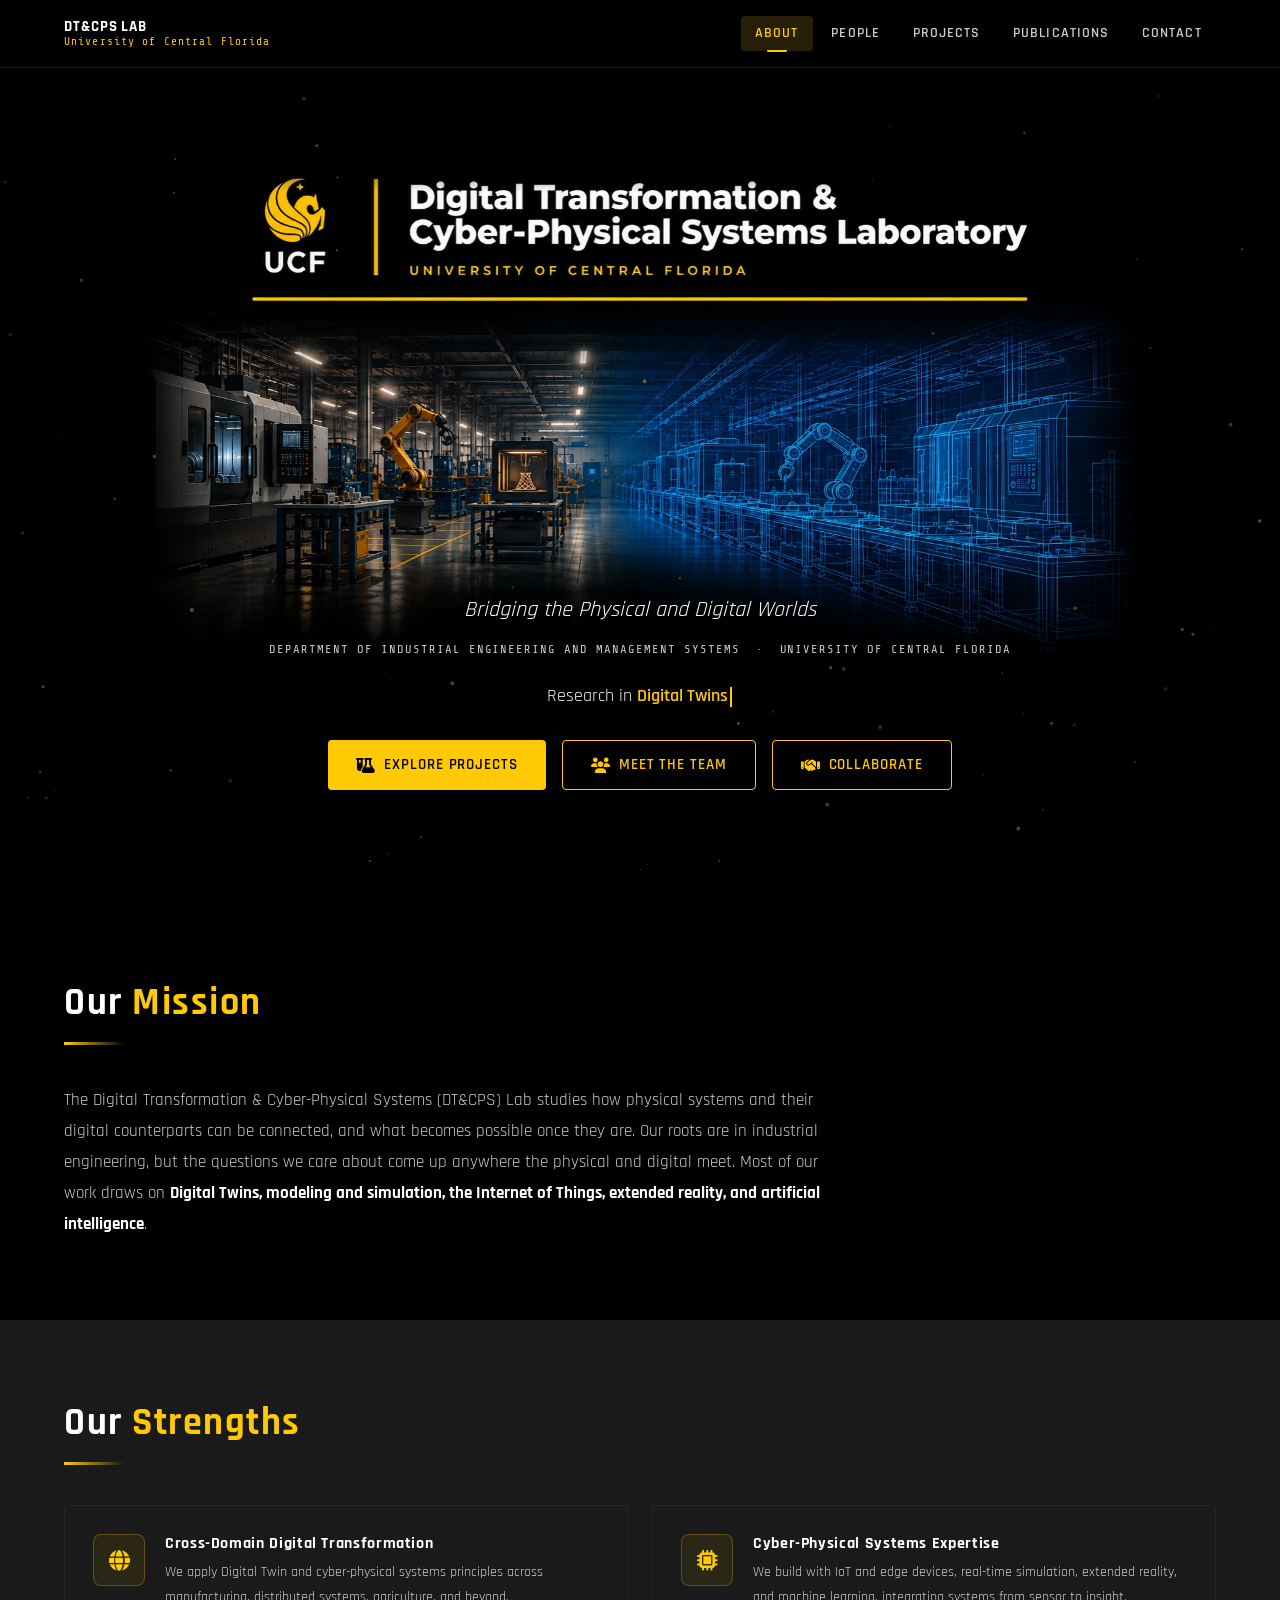
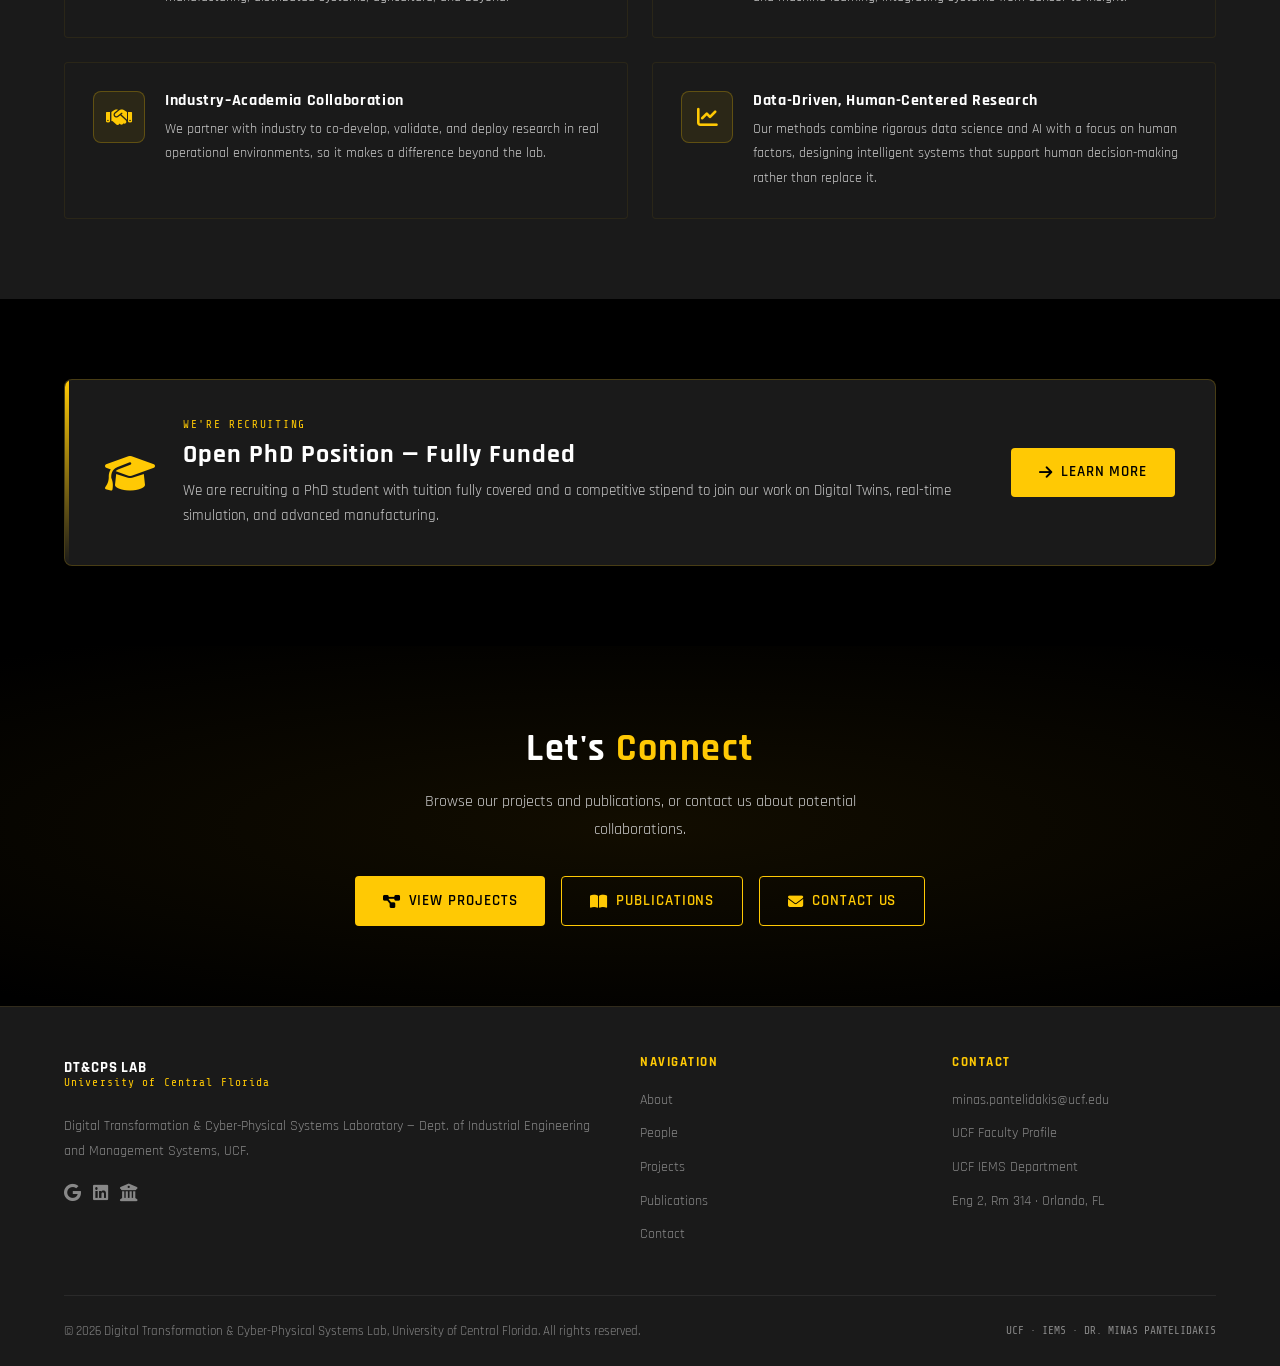
<file: index.html>
<!DOCTYPE html>
<html lang="en">
<head>
  <meta charset="UTF-8" />
  <meta name="viewport" content="width=device-width, initial-scale=1.0" />
  <title>DT&amp;CPS Lab — UCF | About</title>
  <meta name="description" content="Digital Transformation &amp; Cyber-Physical Systems Laboratory at the University of Central Florida. Led by Dr. Minas Pantelidakis, advancing Digital Twins, IoT, AI, and cyber-physical systems across manufacturing, distributed systems, and agriculture." />
  <meta property="og:type" content="website" />
  <meta property="og:site_name" content="DT&amp;CPS Lab — UCF" />
  <meta property="og:title" content="DT&amp;CPS Lab — UCF | About" />
  <meta property="og:description" content="Digital Transformation &amp; Cyber-Physical Systems Laboratory at the University of Central Florida. Led by Dr. Minas Pantelidakis, advancing Digital Twins, IoT, AI, and cyber-physical systems across manufacturing, distributed systems, and agriculture." />
  <meta property="og:url" content="https://dt-cps-lab.github.io/" />
  <meta property="og:image" content="https://dt-cps-lab.github.io/logo/banner_og.jpg" />
  <meta name="twitter:card" content="summary_large_image" />
  <meta name="twitter:title" content="DT&amp;CPS Lab — UCF | About" />
  <meta name="twitter:description" content="Digital Transformation &amp; Cyber-Physical Systems Laboratory at the University of Central Florida, led by Dr. Minas Pantelidakis." />
  <meta name="twitter:image" content="https://dt-cps-lab.github.io/logo/banner_og.jpg" />
  <link rel="icon" href="logo/favicon.svg" type="image/svg+xml" />
  <link rel="icon" href="logo/favicon.png" type="image/png" sizes="32x32" />
  <link rel="apple-touch-icon" href="logo/apple-touch-icon.png" />
  <link rel="preconnect" href="https://fonts.googleapis.com" />
  <link rel="preconnect" href="https://fonts.gstatic.com" crossorigin />
  <link href="https://fonts.googleapis.com/css2?family=Orbitron:wght@700;900&family=Rajdhani:wght@400;500;600;700&family=Inter:wght@400;500&family=Share+Tech+Mono&display=swap" rel="stylesheet" />
  <link rel="stylesheet" href="https://cdnjs.cloudflare.com/ajax/libs/font-awesome/6.5.0/css/all.min.css" />
  <link rel="stylesheet" href="styles.css" />

  <style>
    :root { --font-heading: 'Orbitron', 'Rajdhani', sans-serif; }

    .nav.scrolled { background: rgba(0,0,0,0.98); box-shadow: 0 2px 20px rgba(0,0,0,0.5); }
    [data-reveal] { opacity: 0; transform: translateY(24px); transition: opacity 0.6s ease, transform 0.6s ease; }
    [data-reveal].revealed { opacity: 1; transform: translateY(0); }

    /* ── Hero: banner fades into the page, text overlaid on its dark lower part ── */
    .hero {
      /* banner width: capped at 1000px (keeps it crisp on large monitors) and by viewport height */
      --bw: min(1000px, 100vw, calc((100vh - 280px) * 1.6));
      min-height: 100vh;
      display: flex;
      flex-direction: column;
      justify-content: center;
      position: relative;
      overflow: hidden;
      padding: 68px 0 3rem;          /* 68px = fixed nav height */
      background: #000;              /* matches the banner's black so no edge shows */
    }
    .hero-bg {
      position: relative;
      z-index: 0;
      width: var(--bw);
      aspect-ratio: 1586 / 992;
      margin: 0 auto;
      /* melt the banner's edges into the black page */
      -webkit-mask-image:
        linear-gradient(to bottom, transparent 0%, #000 10%, #000 68%, transparent 100%),
        linear-gradient(to right, transparent 0%, #000 7%, #000 93%, transparent 100%);
      -webkit-mask-composite: source-in;
              mask-image:
        linear-gradient(to bottom, transparent 0%, #000 10%, #000 68%, transparent 100%),
        linear-gradient(to right, transparent 0%, #000 7%, #000 93%, transparent 100%);
              mask-composite: intersect;
    }
    .hero-bg img {
      display: block;
      width: 100%;
      height: 100%;
      object-fit: cover;
      opacity: 0;
      transform: scale(1.03);
      animation: hero-bg-in 2.2s cubic-bezier(0.4, 0, 0.2, 1) 0.2s forwards;
    }
    @keyframes hero-bg-in { to { opacity: 1; transform: scale(1); } }
    /* soft dark pool behind the overlaid text */
    .hero-bg::after {
      content: '';
      position: absolute; inset: 0;
      background: radial-gradient(ellipse 55% 35% at 50% 100%, rgba(0,0,0,0.7) 0%, rgba(0,0,0,0.3) 60%, transparent 100%);
      pointer-events: none;
    }
    #hero-canvas { position: absolute; inset: 0; width: 100%; height: 100%; z-index: 1; pointer-events: none; opacity: 0.7; }

    /* pull the text up into the lower ~quarter of the banner */
    .hero-overlay { position: relative; z-index: 2; display: flex; justify-content: center; text-align: center; margin-top: calc(var(--bw) * -0.16); }
    .hero-content { max-width: 760px; display: flex; flex-direction: column; align-items: center; }
    .hero-content > * { opacity: 0; animation: fadeInUp 0.8s ease forwards; }
    .hero-content > p { text-shadow: 0 2px 14px rgba(0,0,0,0.95), 0 0 2px rgba(0,0,0,0.8); text-wrap: balance; }
    .hero-content > :nth-child(1) { animation-delay: 1.1s; }
    .hero-content > :nth-child(2) { animation-delay: 1.35s; }
    .hero-content > :nth-child(3) { animation-delay: 1.6s; }
    .hero-content > :nth-child(4) { animation-delay: 1.85s; }
    .hero-tagline { font-size: clamp(1.05rem, 2.1vw, 1.35rem); color: var(--white); margin-bottom: 0.6rem; font-style: italic; }
    .hero-affil { font-family: var(--font-mono); font-size: 0.76rem; color: var(--gray-mid); letter-spacing: 0.08em; text-transform: uppercase; margin-bottom: 1.25rem; }
    .hero-typed-row { font-size: clamp(0.95rem, 2vw, 1.15rem); color: var(--gray-light); margin-bottom: 1.75rem; min-height: 1.8rem; }
    .hero-typed-row span { color: var(--gold); font-weight: 600; }
    .hero-typed-row .cursor { display: inline-block; width: 2px; height: 1.1em; background: var(--gold); margin-left: 2px; vertical-align: text-bottom; animation: blink 1s step-end infinite; }
    .hero-actions { display: flex; flex-wrap: wrap; gap: 1rem; justify-content: center; }
    .hero-actions .btn-outline { background: rgba(0,0,0,0.45); backdrop-filter: blur(4px); }

    .visually-hidden {
      position: absolute; width: 1px; height: 1px; padding: 0; margin: -1px;
      overflow: hidden; clip: rect(0, 0, 0, 0); white-space: nowrap; border: 0;
    }

    /* Phones, tablets, and short landscape screens: banner full width on top, text just beneath it */
    @media (max-aspect-ratio: 1/1), (max-height: 560px), (max-width: 899px) {
      .hero { --bw: 100vw; min-height: auto; justify-content: flex-start; padding-bottom: 0; }
      .hero-bg {
        -webkit-mask-image: linear-gradient(to bottom, #000 62%, transparent 100%);
                mask-image: linear-gradient(to bottom, #000 62%, transparent 100%);
      }
      .hero-bg::after { display: none; }
      .hero-overlay { margin-top: -2.5rem; padding-bottom: 3.5rem; }
    }

    /* ── Mission ── */
    .mission-text { max-width: 760px; font-size: 1.05rem; color: var(--gray-mid); line-height: 1.85; margin-bottom: 0; }

    /* ── Research Pillars ── */
    .pillar-grid { display: grid; grid-template-columns: repeat(3, 1fr); gap: 1.5rem; margin-top: 3rem; }
    .pillar-card {
      background: var(--dark2);
      border: 1px solid rgba(255,201,4,0.1);
      border-top: 3px solid var(--gold);
      border-radius: 0 0 var(--radius) var(--radius);
      padding: 2rem;
      transition: var(--transition);
      position: relative;
      overflow: hidden;
    }
    .pillar-card::before { content: ''; position: absolute; inset: 0; background: radial-gradient(ellipse 80% 60% at 50% 0%, rgba(255,201,4,0.04), transparent 70%); pointer-events: none; }
    .pillar-card:hover { border-color: rgba(255,201,4,0.35); transform: translateY(-4px); box-shadow: 0 16px 40px rgba(0,0,0,0.4), var(--shadow-gold); }
    .pillar-num { font-family: var(--font-heading); font-size: 2rem; color: rgba(255,201,4,0.15); line-height: 1; margin-bottom: 0.5rem; }
    .pillar-icon { font-size: 1.75rem; color: var(--gold); margin-bottom: 0.75rem; }
    .pillar-card h3 { color: var(--white); font-size: 1.05rem; margin-bottom: 0.6rem; }
    .pillar-card p { font-size: 0.875rem; }
    .pillar-tags { display: flex; flex-wrap: wrap; gap: 0.35rem; margin-top: 0.75rem; }

    /* ── Why This Lab ── */
    .why-grid { display: grid; grid-template-columns: repeat(2, 1fr); gap: 1.5rem; }
    .why-card { display: flex; gap: 1.25rem; align-items: flex-start; background: var(--dark2); border: 1px solid rgba(255,201,4,0.07); border-radius: var(--radius); padding: 1.75rem; transition: var(--transition); }
    .why-card:hover { border-color: rgba(255,201,4,0.2); }
    .why-icon { width: 52px; height: 52px; background: rgba(255,201,4,0.08); border: 1px solid rgba(255,201,4,0.25); border-radius: 8px; display: flex; align-items: center; justify-content: center; font-size: 1.3rem; color: var(--gold); flex-shrink: 0; }
    .why-card h4 { color: var(--white); font-size: 1rem; margin-bottom: 0.4rem; }
    .why-card p { font-size: 0.875rem; }

    /* ── News ticker ── */
    .news-section { padding: 2rem 0; background: var(--dark2); border-top: 1px solid rgba(255,201,4,0.08); border-bottom: 1px solid rgba(255,201,4,0.08); overflow: hidden; }
    .news-label { font-family: var(--font-mono); font-size: 0.7rem; color: var(--gold); letter-spacing: 0.15em; text-transform: uppercase; display: inline-block; padding: 0.2rem 0.75rem; background: rgba(255,201,4,0.08); border: 1px solid rgba(255,201,4,0.2); border-radius: 2px; margin-right: 1rem; white-space: nowrap; flex-shrink: 0; }
    .news-ticker { display: flex; align-items: center; gap: 0; overflow: hidden; position: relative; }
    .news-label { position: relative; z-index: 2; background: var(--dark2); padding-right: 1rem; }
    .news-scroll { display: flex; gap: 2.5rem; animation: ticker 28s linear infinite; white-space: nowrap; mask-image: linear-gradient(to right, transparent, #000 2rem); -webkit-mask-image: linear-gradient(to right, transparent, #000 2rem); }
    .news-item { font-size: 0.88rem; color: var(--gray-mid); display: flex; align-items: center; gap: 0.5rem; }
    .news-item i { color: var(--gold); font-size: 0.75rem; }
    @keyframes ticker { 0% { transform: translateX(0); } 100% { transform: translateX(-50%); } }

    /* ── CTA ── */
    .cta-section { text-align: center; padding: 5rem 0; background: radial-gradient(ellipse 80% 60% at 50% 50%, #120d00 0%, #000 100%); }
    .cta-section h2 { margin-bottom: 1rem; }
    .cta-section p { margin: 0 auto 2rem; max-width: 520px; }
    .cta-actions { display: flex; justify-content: center; flex-wrap: wrap; gap: 1rem; }

    @media (max-width: 900px) { .pillar-grid { grid-template-columns: 1fr; } .why-grid { grid-template-columns: 1fr; } }
  </style>
</head>
<body>

<!-- NAV -->
<nav class="nav" aria-label="Main navigation">
  <div class="container">
    <a class="nav-logo" href="index.html" aria-label="DT&CPS Lab home">
      <div class="nav-logo-text">
        <span>DT&amp;CPS Lab</span>
        <span>University of Central Florida</span>
      </div>
    </a>
    <div class="nav-links">
      <a href="index.html" class="active">About</a>
      <a href="people.html">People</a>
      <a href="projects.html">Projects</a>
      <a href="publications.html">Publications</a>
      <a href="contact.html">Contact</a>
    </div>
    <button class="nav-toggle" aria-label="Toggle menu" aria-expanded="false">
      <span></span><span></span><span></span>
    </button>
  </div>
</nav>

<!-- ═══ HERO ═══ -->
<section class="hero" id="about">
  <div class="hero-bg" aria-hidden="true">
    <img src="logo/banner.webp" alt="" width="1586" height="992" fetchpriority="high" />
  </div>
  <canvas id="hero-canvas" aria-hidden="true"></canvas>
  <div class="container hero-overlay">
    <h1 class="visually-hidden">Digital Transformation &amp; Cyber-Physical Systems Laboratory, University of Central Florida</h1>
    <div class="hero-content">
      <p class="hero-tagline">Bridging the Physical and Digital Worlds</p>
      <p class="hero-affil">Department of Industrial Engineering and Management Systems &nbsp;·&nbsp; University of Central Florida</p>
      <p class="hero-typed-row">
        Research in&nbsp;<span><span id="typed-text"></span><span class="cursor"></span></span>
      </p>
      <div class="hero-actions">
        <a href="projects.html" class="btn btn-primary"><i class="fa-solid fa-flask-vial"></i> Explore Projects</a>
        <a href="people.html" class="btn btn-outline"><i class="fa-solid fa-users"></i> Meet the Team</a>
        <a href="contact.html" class="btn btn-outline"><i class="fa-solid fa-handshake"></i> Collaborate</a>
      </div>
    </div>
  </div>

</section>

<!-- ═══ NEWS TICKER ═══ -->
<!-- <div class="news-section">
  <div class="container">
    <div class="news-ticker">
      <div class="news-scroll">
        <span class="news-item"><i class="fa-solid fa-newspaper"></i> Paper published in Journal of Manufacturing Systems (2024)</span>
        <span class="news-item"><i class="fa-solid fa-newspaper"></i> Paper published in Manufacturing Letters — Distributed AM (2024)</span>
        <span class="news-item"><i class="fa-solid fa-trophy"></i> PI awarded Graduate School Grant, Gerondelis Foundation (2024)</span>
        <span class="news-item"><i class="fa-solid fa-graduation-cap"></i> PI completes PhD, Auburn University (2025)</span>
        <span class="news-item"><i class="fa-solid fa-university"></i> DT&CPS Lab established at UCF IEMS</span> -->
        <!-- duplicate for seamless loop -->
        <!-- <span class="news-item"><i class="fa-solid fa-newspaper"></i> Paper published in Journal of Manufacturing Systems (2024)</span>
        <span class="news-item"><i class="fa-solid fa-newspaper"></i> Paper published in Manufacturing Letters — Distributed AM (2024)</span>
        <span class="news-item"><i class="fa-solid fa-trophy"></i> PI awarded Graduate School Grant, Gerondelis Foundation (2024)</span>
        <span class="news-item"><i class="fa-solid fa-graduation-cap"></i> PI completes PhD, Auburn University (2025)</span>
        <span class="news-item"><i class="fa-solid fa-university"></i> DT&CPS Lab established at UCF IEMS</span>
      </div>
    </div>
  </div>
</div> -->

<!-- ═══ MISSION ═══ -->
<section class="section" id="mission" aria-labelledby="mission-title">
  <div class="container">
    <div data-reveal>
      <h2 class="section-title" id="mission-title">Our <span class="gold">Mission</span></h2>
      <div class="divider"></div>
      <p class="mission-text">
        The Digital Transformation &amp; Cyber-Physical Systems (DT&amp;CPS) Lab studies how physical systems and their digital counterparts can be connected, and what becomes possible once they are. Our roots are in industrial engineering, but the questions we care about come up anywhere the physical and digital meet. Most of our work draws on <strong style="color:var(--white)">Digital Twins, modeling and simulation, the Internet of Things, extended reality, and artificial intelligence</strong>.
      </p>
    </div>

    <!-- Research Pillars
    <div class="pillar-grid" aria-label="Research pillars">

      <div class="pillar-card" data-reveal data-delay="80">
        <div class="pillar-num">01</div>
        <div class="pillar-icon"><i class="fa-solid fa-industry"></i></div>
        <h3>Digital Manufacturing</h3>
        <p>High-fidelity Digital Twins of manufacturing processes, smart factory architectures, Industry 4.0 integration, CNC simulation, and real-time process optimization using GPU-accelerated and IoT-enabled frameworks.</p>
        <div class="pillar-tags">
          <span class="tag tag-gold">Digital Twins</span>
          <span class="tag tag-gold">Smart Factories</span>
          <span class="tag tag-gray">Industry 4.0</span>
          <span class="tag tag-gray">CNC</span>
        </div>
      </div>

      <div class="pillar-card" data-reveal data-delay="160">
        <div class="pillar-num">02</div>
        <div class="pillar-icon"><i class="fa-solid fa-network-wired"></i></div>
        <h3>Distributed Manufacturing</h3>
        <p>Decentralized production networks enabling additive and subtractive manufacturing across geographically distributed facilities, supply chain digitization, and cloud-based manufacturing orchestration.</p>
        <div class="pillar-tags">
          <span class="tag tag-gold">Decentralized</span>
          <span class="tag tag-gold">Additive Mfg</span>
          <span class="tag tag-gray">Supply Chain</span>
          <span class="tag tag-gray">Cloud</span>
        </div>
      </div>

      <div class="pillar-card" data-reveal data-delay="240">
        <div class="pillar-num">03</div>
        <div class="pillar-icon"><i class="fa-solid fa-seedling"></i></div>
        <h3>Digital Agriculture</h3>
        <p>Precision agriculture and agricultural cyber-physical systems — sensor-driven crop monitoring, AI-powered plant health assessment, Digital Twins for agricultural processes, and smart irrigation management.</p>
        <div class="pillar-tags">
          <span class="tag tag-gold">Precision Ag</span>
          <span class="tag tag-gold">CNN / AI</span>
          <span class="tag tag-gray">IoT Sensors</span>
          <span class="tag tag-gray">Irrigation</span>
        </div>
      </div>

    </div> -->
  </div>
</section>

<!-- ═══ WHY THIS LAB ═══ -->
<section class="section section--dark" aria-labelledby="why-title">
  <div class="container">
    <div data-reveal>
      <h2 class="section-title" id="why-title">Our <span class="gold">Strengths</span></h2>
      <div class="divider"></div>
    </div>
    <div class="why-grid">

      <div class="why-card" data-reveal data-delay="60">
        <div class="why-icon"><i class="fa-solid fa-globe"></i></div>
        <div>
          <h4>Cross-Domain Digital Transformation</h4>
          <p>We apply Digital Twin and cyber-physical systems principles across manufacturing, distributed systems, agriculture, and beyond.</p>
        </div>
      </div>

      <div class="why-card" data-reveal data-delay="120">
        <div class="why-icon"><i class="fa-solid fa-microchip"></i></div>
        <div>
          <h4>Cyber-Physical Systems Expertise</h4>
          <p>We build with IoT and edge devices, real-time simulation, extended reality, and machine learning, integrating systems from sensor to insight.</p>
        </div>
      </div>

      <div class="why-card" data-reveal data-delay="180">
        <div class="why-icon"><i class="fa-solid fa-handshake"></i></div>
        <div>
          <h4>Industry–Academia Collaboration</h4>
          <p>We partner with industry to co-develop, validate, and deploy research in real operational environments, so it makes a difference beyond the lab.</p>
        </div>
      </div>

      <div class="why-card" data-reveal data-delay="240">
        <div class="why-icon"><i class="fa-solid fa-chart-line"></i></div>
        <div>
          <h4>Data-Driven, Human-Centered Research</h4>
          <p>Our methods combine rigorous data science and AI with a focus on human factors, designing intelligent systems that support human decision-making rather than replace it.</p>
        </div>
      </div>

    </div>
  </div>
</section>

<!-- ═══ OPEN POSITION CALLOUT ═══ -->
<section class="section" aria-label="Open PhD position">
  <div class="container">
    <div data-reveal style="display:flex;flex-wrap:wrap;align-items:center;gap:1.75rem;background:var(--dark2);border:1px solid rgba(255,201,4,0.2);border-radius:8px;padding:2.25rem 2.5rem;position:relative;overflow:hidden;">
      <span style="position:absolute;top:0;left:0;width:4px;height:100%;background:linear-gradient(180deg,var(--gold),transparent);"></span>
      <i class="fa-solid fa-graduation-cap" style="font-size:2.5rem;color:var(--gold);flex-shrink:0;"></i>
      <div style="flex:1 1 320px;">
        <div style="font-family:var(--font-mono);font-size:0.7rem;letter-spacing:0.15em;text-transform:uppercase;color:var(--gold);margin-bottom:0.4rem;">We're Recruiting</div>
        <h3 style="color:var(--white);margin-bottom:0.4rem;">Open PhD Position — Fully Funded</h3>
        <p style="font-size:0.92rem;margin:0;">We are recruiting a PhD student with tuition fully covered and a competitive stipend to join our work on Digital Twins, real-time simulation, and advanced manufacturing.</p>
      </div>
      <a href="open-position.html" class="btn btn-primary"><i class="fa-solid fa-arrow-right"></i> Learn More</a>
    </div>
  </div>
</section>

<!-- ═══ CTA ═══ -->
<section class="cta-section">
  <div class="container">
    <div data-reveal>
      <h2 style="color:var(--white);">Let's <span class="gold"> Connect</span></h2> 
      <p>Browse our projects and publications, or contact us about potential collaborations.</p>
      <div class="cta-actions">
        <a href="projects.html" class="btn btn-primary"><i class="fa-solid fa-diagram-project"></i> View Projects</a>
        <a href="publications.html" class="btn btn-outline"><i class="fa-solid fa-book-open"></i> Publications</a>
        <a href="contact.html" class="btn btn-outline"><i class="fa-solid fa-envelope"></i> Contact Us</a>
      </div>
    </div>
  </div>
</section>

<!-- FOOTER -->
<footer class="footer">
  <div class="container">
    <div class="footer-grid">
      <div class="footer-brand">
        <a class="nav-logo" href="index.html" style="display:inline-flex;margin-bottom:0.75rem;">
          <div class="nav-logo-text">
            <span>DT&amp;CPS Lab</span>
            <span>University of Central Florida</span>
          </div>
        </a>
        <p>Digital Transformation &amp; Cyber-Physical Systems Laboratory — Dept. of Industrial Engineering and Management Systems, UCF.</p>
        <div style="display:flex;gap:0.75rem;margin-top:1rem;">
          <a href="https://scholar.google.com/citations?user=hL-bifwAAAAJ&hl=en" target="_blank" rel="noopener" style="color:var(--gray-text);font-size:1.1rem;transition:var(--transition);" title="Google Scholar"><i class="fa-brands fa-google"></i></a>
          <a href="https://linkedin.com/in/minas-pantelidakis-441b5012a/" target="_blank" rel="noopener" style="color:var(--gray-text);font-size:1.1rem;transition:var(--transition);" title="LinkedIn"><i class="fa-brands fa-linkedin"></i></a>
          <a href="https://iems.ucf.edu/" target="_blank" rel="noopener" style="color:var(--gray-text);font-size:1.1rem;transition:var(--transition);" title="UCF IEMS"><i class="fa-solid fa-building-columns"></i></a>
        </div>
      </div>
      <div class="footer-col">
        <h4>Navigation</h4>
        <ul>
          <li><a href="index.html">About</a></li>
          <li><a href="people.html">People</a></li>
          <li><a href="projects.html">Projects</a></li>
          <li><a href="publications.html">Publications</a></li>
          <li><a href="contact.html">Contact</a></li>
        </ul>
      </div>
      <div class="footer-col">
        <h4>Contact</h4>
        <ul>
          <li><a href="mailto:minas.pantelidakis@ucf.edu">minas.pantelidakis@ucf.edu</a></li>
          <li><a href="https://www.cecs.ucf.edu/faculty/minas-pantelidakis/" target="_blank" rel="noopener">UCF Faculty Profile</a></li>
          <li><a href="https://iems.ucf.edu/" target="_blank" rel="noopener">UCF IEMS Department</a></li>
          <li><span style="color:var(--gray-text);font-size:0.85rem;">Eng 2, Rm 314 · Orlando, FL</span></li>
        </ul>
      </div>
    </div>
    <div class="footer-bottom">
      <p>&copy; 2026 Digital Transformation &amp; Cyber-Physical Systems Lab, University of Central Florida. All rights reserved.</p>
      <p style="font-family:var(--font-mono);font-size:0.7rem;color:var(--gray-text);">UCF · IEMS · DR. MINAS PANTELIDAKIS</p>
    </div>
  </div>
</footer>

<script src="script.js"></script>
<script>
  // Override typed-text strings for this page
  document.addEventListener('DOMContentLoaded', () => {
    const el = document.getElementById('typed-text');
    if (el) {
      // clear the default and rerun
      const texts = ['Digital Twins','Internet of Things', 'Edge Computing', 'Modeling & Simulation', 'Artificial Intelligence', 'Advanced Digitalization', 'Digital Manufacturing', 'Digital Agriculture', 'Extended Reality'];
      let ti = 0, ci = 0, del = false;
      function tick() {
        const full = texts[ti];
        el.textContent = del ? full.slice(0, ci--) : full.slice(0, ci++);
        let delay = del ? 40 : 80;
        if (!del && ci > full.length) { del = true; delay = 2200; }
        else if (del && ci < 0)       { del = false; ti = (ti+1) % texts.length; ci = 0; delay = 400; }
        setTimeout(tick, delay);
      }
      tick();
    }
  });
</script>
</body>
</html>
</file>
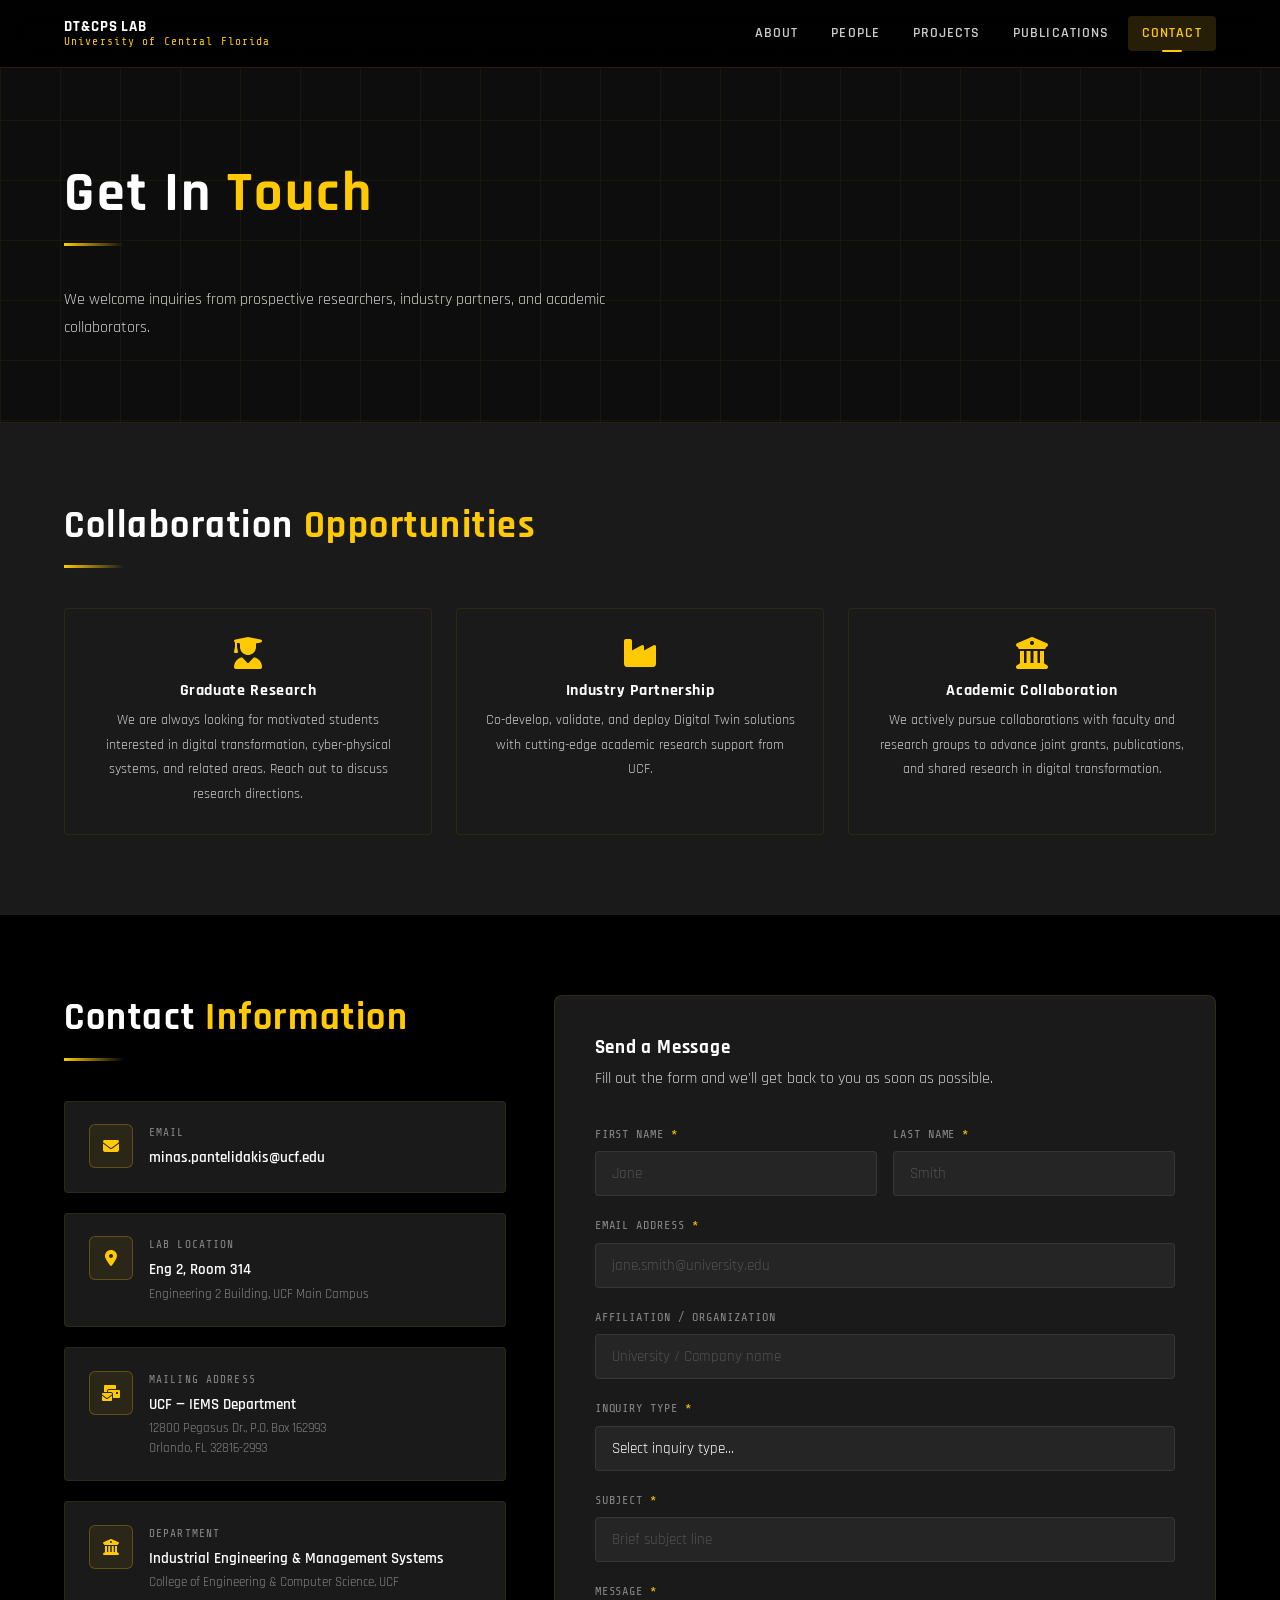
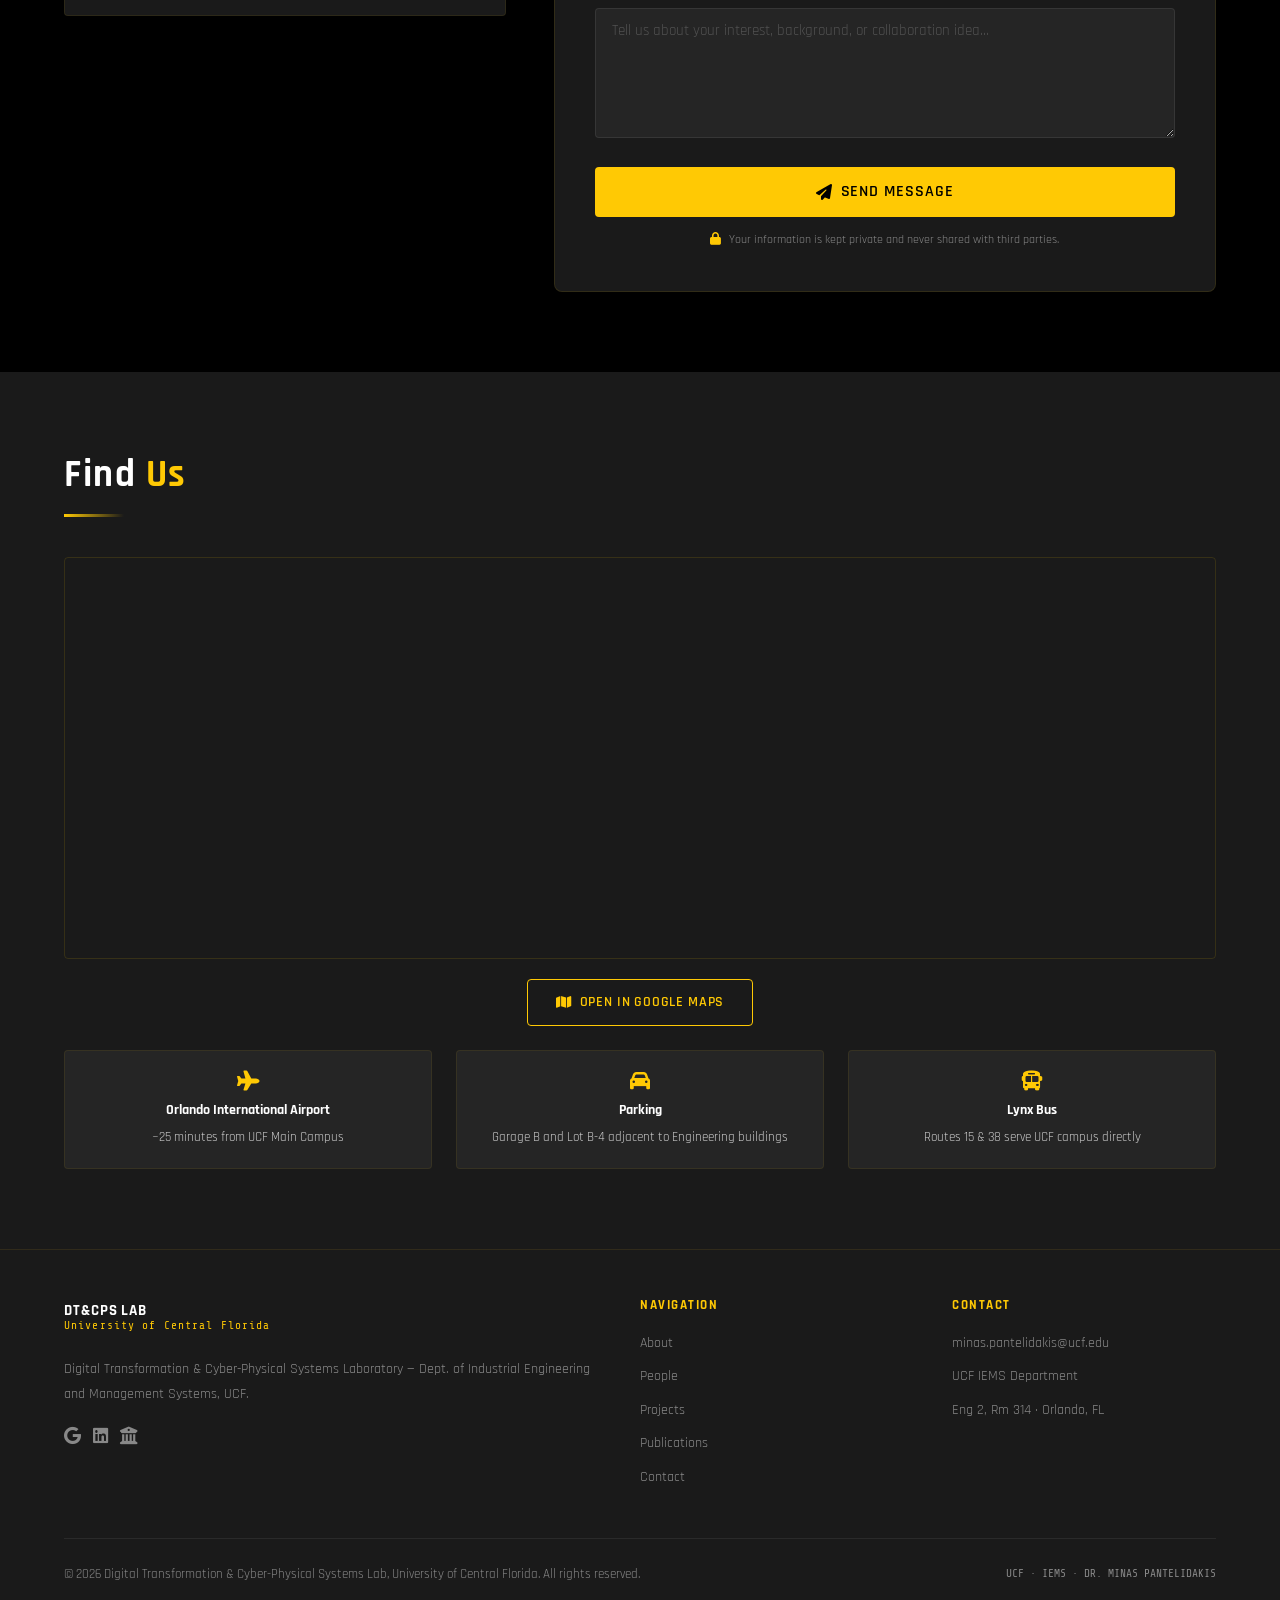
<file: contact.html>
<!DOCTYPE html>
<html lang="en">
<head>
  <meta charset="UTF-8" />
  <meta name="viewport" content="width=device-width, initial-scale=1.0" />
  <title>Contact — DT&amp;CPS Lab UCF</title>
  <meta name="description" content="Contact the UCF Digital Transformation &amp; Cyber-Physical Systems Laboratory. Reach Dr. Minas Pantelidakis for research collaborations, industry partnerships, or general inquiries." />
  <meta property="og:type" content="website" />
  <meta property="og:site_name" content="DT&amp;CPS Lab — UCF" />
  <meta property="og:title" content="Contact — DT&amp;CPS Lab UCF" />
  <meta property="og:description" content="Contact the UCF Digital Transformation &amp; Cyber-Physical Systems Laboratory. Reach Dr. Minas Pantelidakis for research collaborations, industry partnerships, or general inquiries." />
  <meta property="og:url" content="https://dt-cps-lab.github.io/contact.html" />
  <meta property="og:image" content="https://dt-cps-lab.github.io/logo/banner_og.jpg" />
  <meta name="twitter:card" content="summary_large_image" />
  <meta name="twitter:title" content="Contact — DT&amp;CPS Lab UCF" />
  <meta name="twitter:description" content="Contact the UCF Digital Transformation &amp; Cyber-Physical Systems Laboratory — Dr. Minas Pantelidakis." />
  <meta name="twitter:image" content="https://dt-cps-lab.github.io/logo/banner_og.jpg" />
  <link rel="icon" href="logo/favicon.svg" type="image/svg+xml" />
  <link rel="icon" href="logo/favicon.png" type="image/png" sizes="32x32" />
  <link rel="apple-touch-icon" href="logo/apple-touch-icon.png" />
  <link rel="preconnect" href="https://fonts.googleapis.com" />
  <link rel="preconnect" href="https://fonts.gstatic.com" crossorigin />
  <link href="https://fonts.googleapis.com/css2?family=Orbitron:wght@700;900&family=Rajdhani:wght@400;500;600;700&family=Inter:wght@400;500&family=Share+Tech+Mono&display=swap" rel="stylesheet" />
  <link rel="stylesheet" href="https://cdnjs.cloudflare.com/ajax/libs/font-awesome/6.5.0/css/all.min.css" />
  <link rel="stylesheet" href="styles.css" />

  <style>
    .nav.scrolled { background: rgba(0,0,0,0.98); box-shadow: 0 2px 20px rgba(0,0,0,0.5); }
    [data-reveal] { opacity: 0; transform: translateY(24px); transition: opacity 0.6s ease, transform 0.6s ease; }
    [data-reveal].revealed { opacity: 1; transform: translateY(0); }

    /* ── Opportunities ── */
    .opp-grid { display: grid; grid-template-columns: repeat(3, 1fr); gap: 1.5rem; }
    .opp-card { background: var(--dark2); border: 1px solid rgba(255,201,4,0.08); border-radius: var(--radius); padding: 1.75rem; text-align: center; transition: var(--transition); }
    .opp-card:hover { border-color: rgba(255,201,4,0.3); transform: translateY(-3px); }
    .opp-card i { font-size: 2rem; color: var(--gold); margin-bottom: 0.75rem; }
    .opp-card h4 { color: var(--white); margin-bottom: 0.5rem; font-size: 1rem; }
    .opp-card p { font-size: 0.875rem; }

    /* ── Contact layout ── */
    .contact-grid { display: grid; grid-template-columns: 1fr 1.5fr; gap: 3rem; align-items: start; }

    /* Info panel */
    .contact-info { display: flex; flex-direction: column; gap: 1.25rem; }
    .info-item { background: var(--dark2); border: 1px solid rgba(255,201,4,0.08); border-radius: var(--radius); padding: 1.4rem 1.5rem; display: flex; gap: 1rem; align-items: flex-start; transition: var(--transition); }
    .info-item:hover { border-color: rgba(255,201,4,0.2); }
    .info-icon { width: 44px; height: 44px; background: rgba(255,201,4,0.07); border: 1px solid rgba(255,201,4,0.25); border-radius: 6px; display: flex; align-items: center; justify-content: center; font-size: 1rem; color: var(--gold); flex-shrink: 0; }
    .info-label { font-size: 0.7rem; font-family: var(--font-mono); color: var(--gray-text); letter-spacing: 0.1em; text-transform: uppercase; margin-bottom: 0.25rem; }
    .info-value { color: var(--white); font-size: 0.92rem; font-weight: 600; }
    .info-value a { color: var(--white); transition: var(--transition); }
    .info-value a:hover { color: var(--gold); }
    .info-sub { font-size: 0.8rem; color: var(--gray-text); margin-top: 0.2rem; line-height: 1.5; }

    /* Social links */
    .social-row { display: flex; flex-wrap: wrap; gap: 0.65rem; margin-top: 1.5rem; }
    .social-btn { display: inline-flex; align-items: center; gap: 0.4rem; font-size: 0.8rem; font-family: var(--font-mono); color: var(--gray-text); border: 1px solid rgba(255,255,255,0.08); padding: 0.4rem 0.85rem; border-radius: var(--radius); transition: var(--transition); }
    .social-btn:hover { color: var(--gold); border-color: rgba(255,201,4,0.3); background: rgba(255,201,4,0.05); }
    .social-btn i { color: var(--gold); font-size: 0.9rem; }

    /* Form */
    .contact-form { background: var(--dark2); border: 1px solid rgba(255,201,4,0.1); border-radius: 8px; padding: 2.5rem; }
    .form-header { margin-bottom: 2rem; }
    .form-header h3 { color: var(--white); font-size: 1.2rem; margin-bottom: 0.35rem; }
    .form-row { display: grid; grid-template-columns: 1fr 1fr; gap: 1rem; }
    .form-group { margin-bottom: 1.25rem; }
    .form-group label { display: block; font-size: 0.75rem; font-family: var(--font-mono); color: var(--gray-text); letter-spacing: 0.08em; text-transform: uppercase; margin-bottom: 0.45rem; }
    .form-group label span { color: var(--gold); }
    .form-control { width: 100%; background: var(--dark3); border: 1px solid rgba(255,255,255,0.08); border-radius: var(--radius); padding: 0.75rem 1rem; color: var(--white); font-family: var(--font-main); font-size: 0.95rem; transition: var(--transition); outline: none; -webkit-appearance: none; }
    .form-control::placeholder { color: rgba(255,255,255,0.2); }
    .form-control:focus { border-color: var(--gold); background: rgba(255,201,4,0.03); box-shadow: 0 0 0 3px rgba(255,201,4,0.08); }
    textarea.form-control { resize: vertical; min-height: 130px; }
    select.form-control option { background: var(--dark2); color: var(--white); }
    .form-submit { width: 100%; justify-content: center; padding: 0.9rem; font-size: 1rem; }
    .form-note { font-size: 0.78rem; color: var(--gray-text); text-align: center; margin-top: 0.75rem; }
    .form-success { display: none; text-align: center; padding: 3rem; }
    .form-success i { font-size: 3rem; color: #00c864; margin-bottom: 1rem; }
    .form-success h3 { color: var(--white); margin-bottom: 0.5rem; }

    /* Map placeholder */
    .map-placeholder { background: var(--dark2); border: 1px solid rgba(255,201,4,0.08); border-radius: var(--radius); height: 280px; display: flex; align-items: center; justify-content: center; flex-direction: column; gap: 0.75rem; position: relative; overflow: hidden; }
    .map-placeholder .circuit-bg { opacity: 0.05; }
    .map-placeholder i { font-size: 2.5rem; color: var(--gold); position: relative; z-index: 1; }
    .map-placeholder p { position: relative; z-index: 1; text-align: center; font-size: 0.9rem; }
    .map-placeholder strong { color: var(--white); display: block; font-size: 1rem; margin-bottom: 0.25rem; }

    /* Embedded map */
    .map-embed { border-radius: var(--radius); overflow: hidden; border: 1px solid rgba(255,201,4,0.12); line-height: 0; }
    .map-embed iframe { display: block; width: 100%; height: 400px; }
    .map-actions { text-align: center; margin-top: 1.25rem; }

    /* Form error */
    .form-error { display: none; color: #ff5555; font-size: 0.82rem; text-align: center; margin-top: 0.75rem; }

    /* Getting here */
    .getting-here { display: grid; grid-template-columns: repeat(3, 1fr); gap: 1.5rem; margin-top: 1.5rem; }
    .getting-here-card { background: var(--dark3); border: 1px solid rgba(255,201,4,0.08); border-radius: var(--radius); padding: 1.25rem; text-align: center; }
    .getting-here-card i { font-size: 1.25rem; color: var(--gold); margin-bottom: 0.5rem; }
    .getting-here-card h5 { color: var(--white); font-size: 0.88rem; margin-bottom: 0.25rem; }
    .getting-here-card p { font-size: 0.8rem; }

    @media (max-width: 900px) { .contact-grid { grid-template-columns: 1fr; } .opp-grid { grid-template-columns: 1fr; } .getting-here { grid-template-columns: 1fr 1fr; } .form-row { grid-template-columns: 1fr; } }
    @media (max-width: 500px) { .getting-here { grid-template-columns: 1fr; } }
  </style>
</head>
<body>

<!-- NAV -->
<nav class="nav">
  <div class="container">
    <a class="nav-logo" href="index.html">
      <div class="nav-logo-text">
        <span>DT&amp;CPS Lab</span>
        <span>University of Central Florida</span>
      </div>
    </a>
    <div class="nav-links">
      <a href="index.html">About</a>
      <a href="people.html">People</a>
      <a href="projects.html">Projects</a>
      <a href="publications.html">Publications</a>
      <a href="contact.html" class="active">Contact</a>
    </div>
    <button class="nav-toggle" aria-label="Toggle menu"><span></span><span></span><span></span></button>
  </div>
</nav>

<!-- PAGE HERO -->
<section class="page-hero">
  <div class="circuit-bg" aria-hidden="true"></div>
  <div class="container page-hero-content">
    <!-- <div class="section-label">Contact</div> -->
    <h1>Get In <span>Touch</span></h1>
    <div class="divider"></div>
    <p style="color:var(--gray-mid);max-width:600px;font-size:1rem;">
      We welcome inquiries from prospective researchers, industry partners, and academic collaborators.
    </p>
  </div>
</section>

<!-- ═══ OPPORTUNITIES ═══ -->
<section class="section section--dark" aria-labelledby="opp-heading">
  <div class="container">
    <div data-reveal>
      <!-- <div class="section-label">How to Connect</div> -->
      <h2 class="section-title" id="opp-heading">Collaboration <span class="gold">Opportunities</span></h2>
      <div class="divider"></div>
    </div>
    <div class="opp-grid">
      <div class="opp-card" data-reveal data-delay="50">
        <i class="fa-solid fa-user-graduate"></i>
        <h4>Graduate Research</h4>
        <p>We are always looking for motivated students interested in digital transformation, cyber-physical systems, and related areas. Reach out to discuss research directions.</p>
      </div>
      <div class="opp-card" data-reveal data-delay="100">
        <i class="fa-solid fa-industry"></i>
        <h4>Industry Partnership</h4>
        <p>Co-develop, validate, and deploy Digital Twin solutions with cutting-edge academic research support from UCF.</p>
      </div>
      <div class="opp-card" data-reveal data-delay="150">
        <i class="fa-solid fa-building-columns"></i>
        <h4>Academic Collaboration</h4>
        <p>We actively pursue collaborations with faculty and research groups to advance joint grants, publications, and shared research in digital transformation.</p>
      </div>
    </div>
  </div>
</section>

<!-- ═══ CONTACT INFO + FORM ═══ -->
<section class="section" aria-labelledby="contact-heading">
  <div class="container">
    <div class="contact-grid">

      <!-- Info -->
      <div data-reveal>
        <!-- <div class="section-label">Contact Information</div> -->
        <h2 class="section-title" id="contact-heading">Contact <span class="gold">Information</span></h2>
        <div class="divider"></div>

        <div class="contact-info">
          <div class="info-item">
            <div class="info-icon"><i class="fa-solid fa-envelope"></i></div>
            <div>
              <div class="info-label">Email</div>
              <div class="info-value"><a href="mailto:minas.pantelidakis@ucf.edu">minas.pantelidakis@ucf.edu</a></div>
            </div>
          </div>
          <div class="info-item">
            <div class="info-icon"><i class="fa-solid fa-location-dot"></i></div>
            <div>
              <div class="info-label">Lab Location</div>
              <div class="info-value">Eng 2, Room 314</div>
              <div class="info-sub">Engineering 2 Building, UCF Main Campus</div>
            </div>
          </div>
          <div class="info-item">
            <div class="info-icon"><i class="fa-solid fa-envelopes-bulk"></i></div>
            <div>
              <div class="info-label">Mailing Address</div>
              <div class="info-value">UCF — IEMS Department</div>
              <div class="info-sub">12800 Pegasus Dr., P.O. Box 162993<br>Orlando, FL 32816-2993</div>
            </div>
          </div>
          <div class="info-item">
            <div class="info-icon"><i class="fa-solid fa-building-columns"></i></div>
            <div>
              <div class="info-label">Department</div>
              <div class="info-value"><a href="https://iems.ucf.edu/" target="_blank" rel="noopener">Industrial Engineering &amp; Management Systems</a></div>
              <div class="info-sub">College of Engineering &amp; Computer Science, UCF</div>
            </div>
          </div>
        </div>

        <!-- Social links -->
        <!-- <div class="social-row">
          <a href="mailto:minas.pantelidakis@ucf.edu" class="social-btn"><i class="fa-solid fa-envelope"></i> Email</a>
          <a href="https://scholar.google.com/citations?user=hL-bifwAAAAJ&hl=en" target="_blank" rel="noopener" class="social-btn"><i class="fa-brands fa-google"></i> Scholar</a>
          <a href="https://linkedin.com/in/minas-pantelidakis-441b5012a/" target="_blank" rel="noopener" class="social-btn"><i class="fa-brands fa-linkedin"></i> LinkedIn</a>
          <a href="https://www.cecs.ucf.edu/faculty/minas-pantelidakis/" target="_blank" rel="noopener" class="social-btn"><i class="fa-solid fa-graduation-cap"></i> UCF Profile</a>
          <a href="https://iems.ucf.edu/" target="_blank" rel="noopener" class="social-btn"><i class="fa-solid fa-building-columns"></i> IEMS Dept</a>
        </div> -->
      </div>

      <!-- Form -->
      <div data-reveal data-delay="100">
        <div class="contact-form">
          <div class="form-header">
            <h3>Send a Message</h3>
            <p>Fill out the form and we'll get back to you as soon as possible.</p>
          </div>
          <form id="contact-form" novalidate>
            <input type="hidden" name="access_key" value="8b9b1e34-7186-4cd6-a300-5d6497d4b69a" />
            <input type="hidden" name="from_name" value="DT&CPS Lab Website Contact Form" />
            <input type="checkbox" name="botcheck" style="display:none !important" tabindex="-1" autocomplete="off" />
            <div class="form-row">
              <div class="form-group">
                <label for="fname">First Name <span>*</span></label>
                <input type="text" id="fname" name="fname" class="form-control" placeholder="Jane" required />
              </div>
              <div class="form-group">
                <label for="lname">Last Name <span>*</span></label>
                <input type="text" id="lname" name="lname" class="form-control" placeholder="Smith" required />
              </div>
            </div>
            <div class="form-group">
              <label for="email">Email Address <span>*</span></label>
              <input type="email" id="email" name="email" class="form-control" placeholder="jane.smith@university.edu" required />
            </div>
            <div class="form-group">
              <label for="affiliation">Affiliation / Organization</label>
              <input type="text" id="affiliation" name="affiliation" class="form-control" placeholder="University / Company name" />
            </div>
            <div class="form-group">
              <label for="inquiry">Inquiry Type <span>*</span></label>
              <select id="inquiry" name="inquiry" class="form-control" required>
                <option value="" disabled selected>Select inquiry type…</option>
                <option value="phd">Graduate Research / PhD Inquiry</option>
                <option value="industry">Industry Partnership</option>
                <option value="academic">Academic Collaboration</option>
                <option value="media">Media / Press</option>
                <option value="other">Other</option>
              </select>
            </div>
            <div class="form-group">
              <label for="subject">Subject <span>*</span></label>
              <input type="text" id="subject" name="subject" class="form-control" placeholder="Brief subject line" required />
            </div>
            <div class="form-group">
              <label for="message">Message <span>*</span></label>
              <textarea id="message" name="message" class="form-control" placeholder="Tell us about your interest, background, or collaboration idea…" required></textarea>
            </div>
            <button type="submit" class="btn btn-primary form-submit">
              <i class="fa-solid fa-paper-plane"></i> Send Message
            </button>
            <p class="form-note">
              <i class="fa-solid fa-lock" style="color:var(--gold);margin-right:0.3rem;"></i>
              Your information is kept private and never shared with third parties.
            </p>
            <p class="form-error" id="form-error" role="alert"></p>
          </form>
          <div class="form-success" id="form-success">
            <i class="fa-solid fa-circle-check"></i>
            <h3>Message Sent!</h3>
            <p>Thank you for reaching out. Dr. Pantelidakis will respond within 2 business days.</p>
          </div>
        </div>
      </div>
    </div>
  </div>
</section>

<!-- ═══ LOCATION ═══ -->
<section class="section section--dark" aria-labelledby="location-heading">
  <div class="container">
    <div data-reveal>
      <!-- <div class="section-label">Location</div> -->
      <h2 class="section-title" id="location-heading">Find <span class="gold">Us</span></h2>
      <div class="divider"></div>
    </div>

    <div class="map-embed" data-reveal data-delay="80">
      <iframe
        title="UCF Engineering 2 Building — DT&amp;CPS Lab location"
        src="https://www.google.com/maps/embed?pb=!1m18!1m12!1m3!1d3502.930064467672!2d-81.2013305238636!3d28.601874785471097!2m3!1f0!2f0!3f0!3m2!1i1024!2i768!4f13.1!3m3!1m2!1s0x88e7685c9244d7eb%3A0xc75b5c120fc98433!2sUCF%20Engineering%20II%20(ENG2)!5e0!3m2!1sen!2sus!4v1781031841266!5m2!1sen!2sus"
        width="100%" height="400" style="border:0;" allowfullscreen loading="lazy"
        referrerpolicy="no-referrer-when-downgrade"></iframe>
    </div>
    <div class="map-actions" data-reveal data-delay="120">
      <a href="https://www.google.com/maps/search/?api=1&amp;query=University+of+Central+Florida+Engineering+II+Building" target="_blank" rel="noopener noreferrer" class="btn btn-outline" style="font-size:0.85rem;">
        <i class="fa-solid fa-map"></i> Open in Google Maps
      </a>
    </div>

    <div class="getting-here" data-reveal data-delay="120">
      <div class="getting-here-card">
        <i class="fa-solid fa-plane"></i>
        <h5>Orlando International Airport</h5>
        <p>~25 minutes from UCF Main Campus</p>
      </div>
      <div class="getting-here-card">
        <i class="fa-solid fa-car"></i>
        <h5>Parking</h5>
        <p>Garage B and Lot B-4 adjacent to Engineering buildings</p>
      </div>
      <div class="getting-here-card">
        <i class="fa-solid fa-bus"></i>
        <h5>Lynx Bus</h5>
        <p>Routes 15 &amp; 38 serve UCF campus directly</p>
      </div>
    </div>
  </div>
</section>

<!-- FOOTER -->
<footer class="footer">
  <div class="container">
    <div class="footer-grid">
      <div class="footer-brand">
        <a class="nav-logo" href="index.html" style="display:inline-flex;margin-bottom:0.75rem;">
          <div class="nav-logo-text">
            <span>DT&amp;CPS Lab</span>
            <span>University of Central Florida</span>
          </div>
        </a>
        <p>Digital Transformation &amp; Cyber-Physical Systems Laboratory — Dept. of Industrial Engineering and Management Systems, UCF.</p>
        <div style="display:flex;gap:0.75rem;margin-top:1rem;">
          <a href="https://scholar.google.com/citations?user=hL-bifwAAAAJ&hl=en" target="_blank" rel="noopener" style="color:var(--gray-text);font-size:1.1rem;" title="Google Scholar"><i class="fa-brands fa-google"></i></a>
          <a href="https://linkedin.com/in/minas-pantelidakis-441b5012a/" target="_blank" rel="noopener" style="color:var(--gray-text);font-size:1.1rem;" title="LinkedIn"><i class="fa-brands fa-linkedin"></i></a>
          <a href="https://iems.ucf.edu/" target="_blank" rel="noopener" style="color:var(--gray-text);font-size:1.1rem;" title="UCF IEMS"><i class="fa-solid fa-building-columns"></i></a>
        </div>
      </div>
      <div class="footer-col">
        <h4>Navigation</h4>
        <ul>
          <li><a href="index.html">About</a></li>
          <li><a href="people.html">People</a></li>
          <li><a href="projects.html">Projects</a></li>
          <li><a href="publications.html">Publications</a></li>
          <li><a href="contact.html">Contact</a></li>
        </ul>
      </div>
      <div class="footer-col">
        <h4>Contact</h4>
        <ul>
          <li><a href="mailto:minas.pantelidakis@ucf.edu">minas.pantelidakis@ucf.edu</a></li>
          <li><a href="https://iems.ucf.edu/" target="_blank" rel="noopener">UCF IEMS Department</a></li>
          <li><span style="color:var(--gray-text);font-size:0.85rem;">Eng 2, Rm 314 · Orlando, FL</span></li>
        </ul>
      </div>
    </div>
    <div class="footer-bottom">
      <p>&copy; 2026 Digital Transformation &amp; Cyber-Physical Systems Lab, University of Central Florida. All rights reserved.</p>
      <p style="font-family:var(--font-mono);font-size:0.7rem;color:var(--gray-text);">UCF · IEMS · DR. MINAS PANTELIDAKIS</p>
    </div>
  </div>
</footer>

<script src="script.js"></script>
<script>
  document.getElementById('contact-form').addEventListener('submit', async function(e) {
    e.preventDefault();
    const form = this;
    const errorEl = document.getElementById('form-error');
    const btn = form.querySelector('.form-submit');

    // Validate required fields
    let valid = true;
    form.querySelectorAll('[required]').forEach(el => {
      if (!el.value.trim()) { el.style.borderColor = '#ff4444'; valid = false; }
      else el.style.borderColor = '';
    });
    if (!valid) return;

    // Sending state
    errorEl.style.display = 'none';
    const originalBtn = btn.innerHTML;
    btn.disabled = true;
    btn.innerHTML = '<i class="fa-solid fa-spinner fa-spin"></i> Sending…';

    try {
      const res = await fetch('https://api.web3forms.com/submit', {
        method: 'POST',
        headers: { 'Content-Type': 'application/json', 'Accept': 'application/json' },
        body: JSON.stringify(Object.fromEntries(new FormData(form)))
      });
      const data = await res.json();
      if (res.ok && data.success) {
        form.style.display = 'none';
        document.getElementById('form-success').style.display = 'block';
      } else {
        throw new Error(data.message || 'Submission failed');
      }
    } catch (err) {
      errorEl.textContent = 'Sorry, something went wrong sending your message. Please try again, or email minas.pantelidakis@ucf.edu directly.';
      errorEl.style.display = 'block';
      btn.disabled = false;
      btn.innerHTML = originalBtn;
    }
  });
</script>
</body>
</html>
</file>
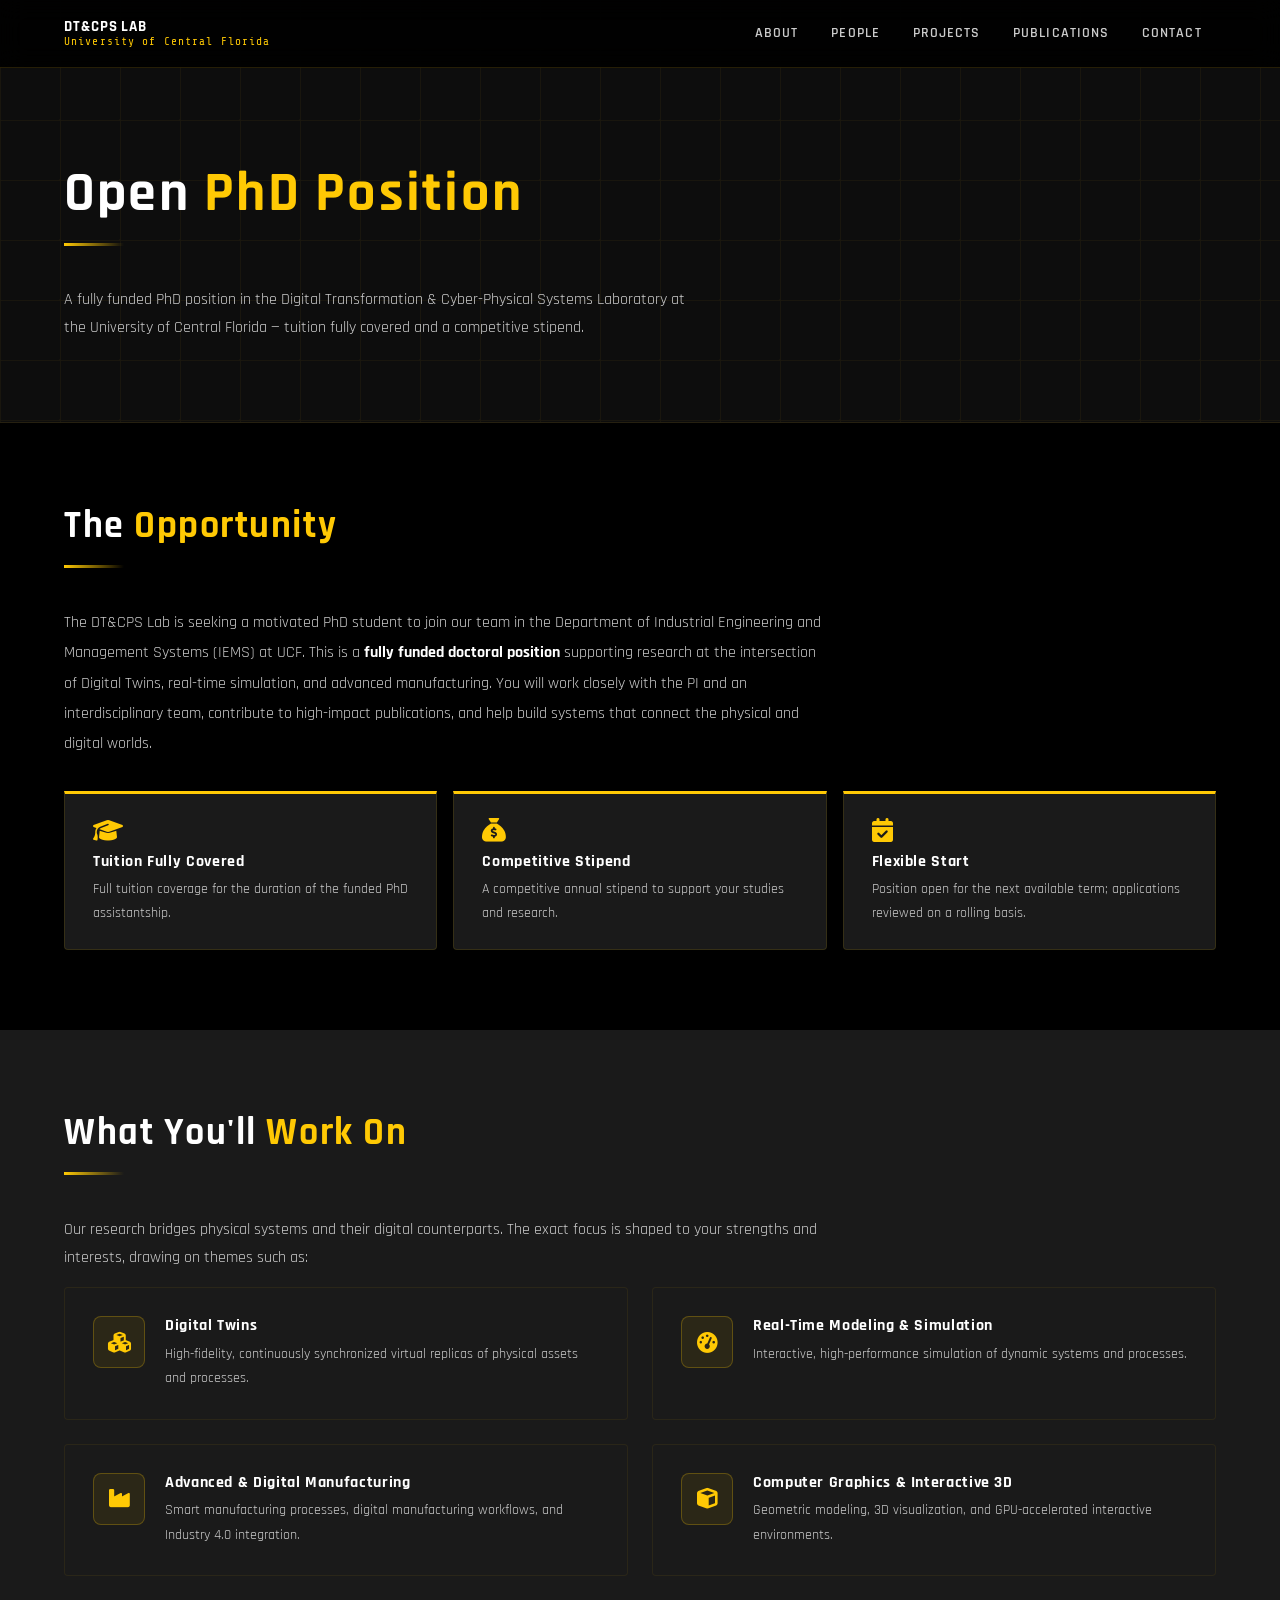
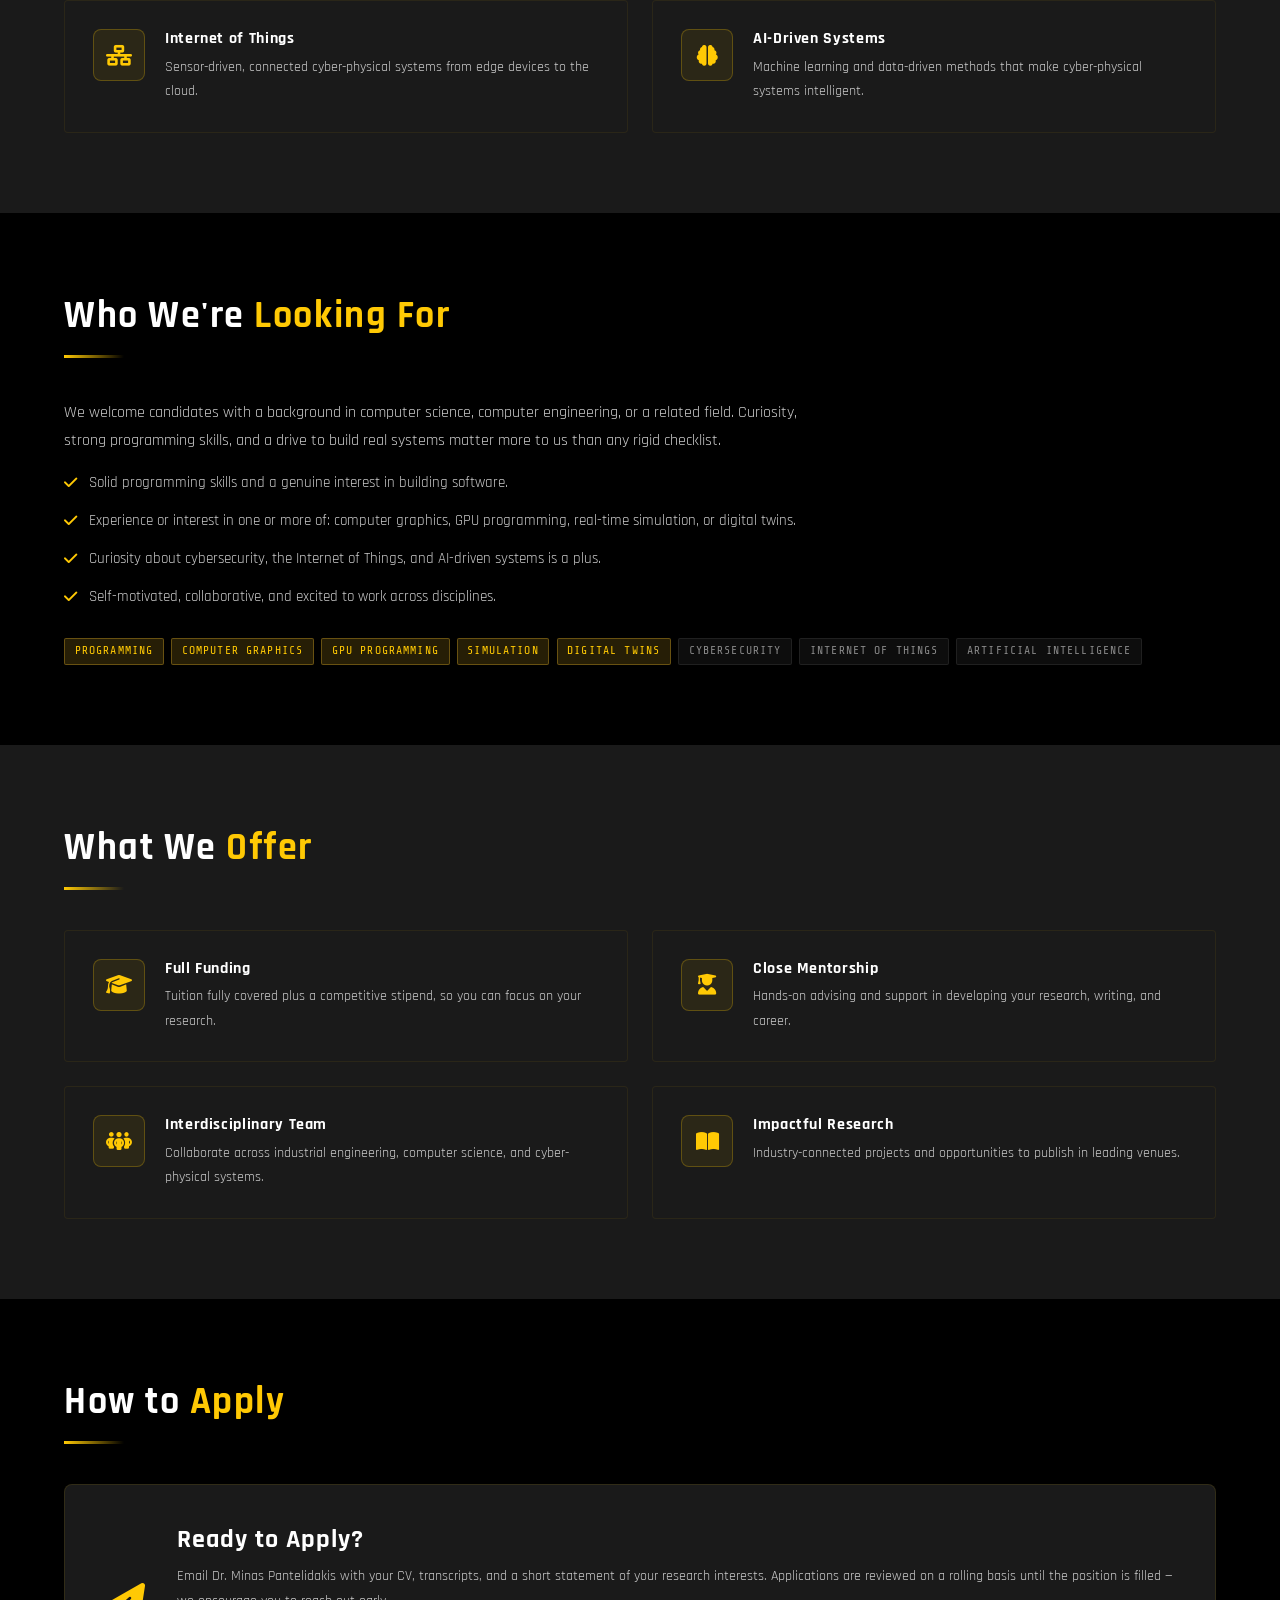
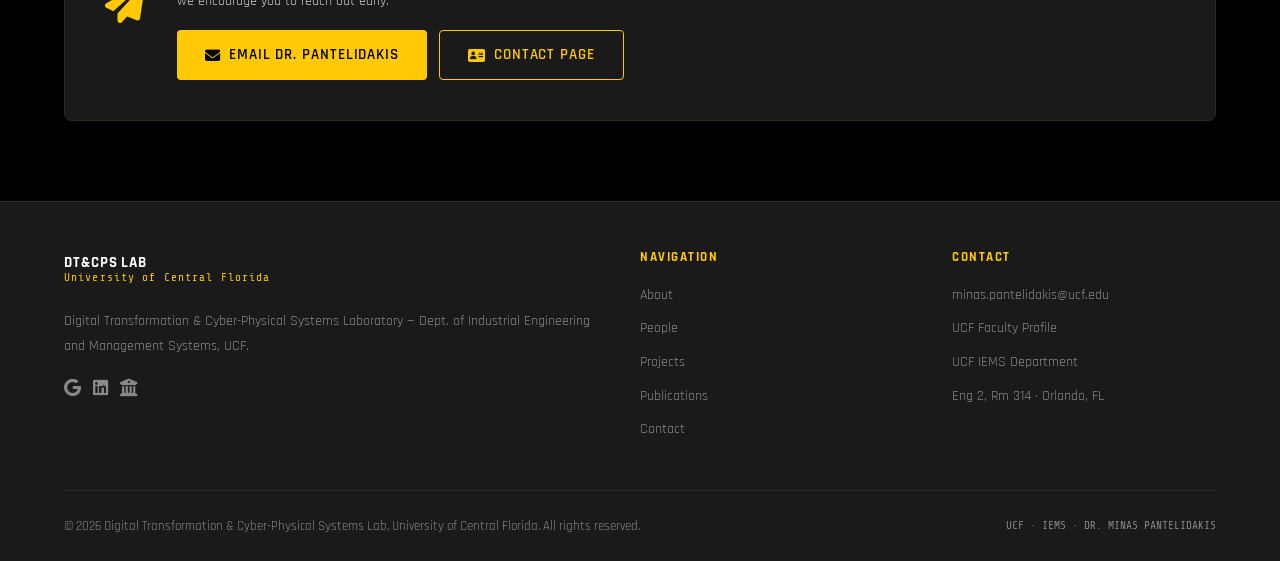
<file: open-position.html>
<!DOCTYPE html>
<html lang="en">
<head>
  <meta charset="UTF-8" />
  <meta name="viewport" content="width=device-width, initial-scale=1.0" />
  <title>Open PhD Position — DT&amp;CPS Lab UCF</title>
  <meta name="description" content="Fully funded PhD position (tuition covered + competitive stipend) in the Digital Transformation &amp; Cyber-Physical Systems Laboratory at the University of Central Florida." />
  <meta property="og:type" content="website" />
  <meta property="og:site_name" content="DT&amp;CPS Lab — UCF" />
  <meta property="og:title" content="Open PhD Position — DT&amp;CPS Lab UCF" />
  <meta property="og:description" content="Fully funded PhD position (tuition covered + competitive stipend) in the DT&amp;CPS Laboratory at the University of Central Florida." />
  <meta property="og:url" content="https://dt-cps-lab.github.io/open-position.html" />
  <meta property="og:image" content="https://dt-cps-lab.github.io/logo/banner_og.jpg" />
  <meta name="twitter:card" content="summary_large_image" />
  <meta name="twitter:title" content="Open PhD Position — DT&amp;CPS Lab UCF" />
  <meta name="twitter:description" content="Fully funded PhD position (tuition covered + competitive stipend) in the DT&amp;CPS Laboratory at the University of Central Florida." />
  <meta name="twitter:image" content="https://dt-cps-lab.github.io/logo/banner_og.jpg" />
  <link rel="icon" href="logo/favicon.svg" type="image/svg+xml" />
  <link rel="icon" href="logo/favicon.png" type="image/png" sizes="32x32" />
  <link rel="apple-touch-icon" href="logo/apple-touch-icon.png" />
  <link rel="preconnect" href="https://fonts.googleapis.com" />
  <link rel="preconnect" href="https://fonts.gstatic.com" crossorigin />
  <link href="https://fonts.googleapis.com/css2?family=Orbitron:wght@700;900&family=Rajdhani:wght@400;500;600;700&family=Inter:wght@400;500&family=Share+Tech+Mono&display=swap" rel="stylesheet" />
  <link rel="stylesheet" href="https://cdnjs.cloudflare.com/ajax/libs/font-awesome/6.5.0/css/all.min.css" />
  <link rel="stylesheet" href="styles.css" />

  <style>
    .nav.scrolled { background: rgba(0,0,0,0.98); box-shadow: 0 2px 20px rgba(0,0,0,0.5); }
    [data-reveal] { opacity: 0; transform: translateY(24px); transition: opacity 0.6s ease, transform 0.6s ease; }
    [data-reveal].revealed { opacity: 1; transform: translateY(0); }

    /* ── Highlighted funding banner ── */
    .position-banner {
      display: flex;
      flex-wrap: wrap;
      gap: 1.5rem;
      align-items: center;
      background: var(--dark2);
      border: 1px solid rgba(255,201,4,0.2);
      border-radius: 8px;
      padding: 2rem 2.5rem;
      position: relative;
      overflow: hidden;
    }
    .position-banner::before {
      content: '';
      position: absolute; top: 0; left: 0;
      width: 4px; height: 100%;
      background: linear-gradient(180deg, var(--gold), transparent);
    }
    .position-banner .banner-icon { font-size: 2.5rem; color: var(--gold); flex-shrink: 0; }
    .position-banner h3 { color: var(--white); margin-bottom: 0.4rem; }
    .position-banner p { font-size: 0.95rem; margin: 0; }

    /* ── Highlight stat pills ── */
    .fund-pills { display: flex; flex-wrap: wrap; gap: 1rem; margin-top: 2rem; }
    .fund-pill {
      flex: 1 1 220px;
      background: var(--dark2);
      border: 1px solid rgba(255,201,4,0.12);
      border-top: 3px solid var(--gold);
      border-radius: 0 0 var(--radius) var(--radius);
      padding: 1.5rem 1.75rem;
    }
    .fund-pill i { font-size: 1.5rem; color: var(--gold); margin-bottom: 0.6rem; }
    .fund-pill h4 { color: var(--white); font-size: 1rem; margin-bottom: 0.35rem; }
    .fund-pill p { font-size: 0.86rem; margin: 0; }

    /* ── Card grid (What you'll work on / What we offer) ── */
    .info-grid { display: grid; grid-template-columns: repeat(2, 1fr); gap: 1.5rem; margin-top: 1rem; }
    .info-card {
      display: flex; gap: 1.25rem; align-items: flex-start;
      background: var(--dark2);
      border: 1px solid rgba(255,201,4,0.07);
      border-radius: var(--radius);
      padding: 1.75rem;
      transition: var(--transition);
    }
    .info-card:hover { border-color: rgba(255,201,4,0.2); }
    .info-icon {
      width: 52px; height: 52px;
      background: rgba(255,201,4,0.08);
      border: 1px solid rgba(255,201,4,0.25);
      border-radius: 8px;
      display: flex; align-items: center; justify-content: center;
      font-size: 1.3rem; color: var(--gold); flex-shrink: 0;
    }
    .info-card h4 { color: var(--white); font-size: 1rem; margin-bottom: 0.4rem; }
    .info-card p { font-size: 0.875rem; }

    /* ── Who we're looking for ── */
    .looking-list { list-style: none; padding: 0; margin: 1rem 0 1.75rem; }
    .looking-list li {
      display: flex; gap: 0.75rem; align-items: flex-start;
      font-size: 0.95rem; color: var(--gray-mid); line-height: 1.7;
      margin-bottom: 0.75rem;
    }
    .looking-list li i { color: var(--gold); margin-top: 0.3rem; flex-shrink: 0; }

    /* ── Apply callout ── */
    .join-callout {
      background: var(--dark2);
      border: 1px solid rgba(255,201,4,0.1);
      border-radius: 8px;
      padding: 2.5rem;
      display: flex;
      align-items: center;
      gap: 2rem;
    }
    .join-callout > i { font-size: 2.5rem; color: var(--gold); flex-shrink: 0; }
    .join-callout h3 { color: var(--white); margin-bottom: 0.5rem; }
    .join-callout p { font-size: 0.9rem; margin-bottom: 1rem; }

    @media (max-width: 900px) {
      .info-grid { grid-template-columns: 1fr; }
      .join-callout { flex-direction: column; text-align: center; }
    }
  </style>
</head>
<body>

<!-- NAV -->
<nav class="nav" aria-label="Main navigation">
  <div class="container">
    <a class="nav-logo" href="index.html" aria-label="DT&CPS Lab home">
      <div class="nav-logo-text">
        <span>DT&amp;CPS Lab</span>
        <span>University of Central Florida</span>
      </div>
    </a>
    <div class="nav-links">
      <a href="index.html">About</a>
      <a href="people.html">People</a>
      <a href="projects.html">Projects</a>
      <a href="publications.html">Publications</a>
      <a href="contact.html">Contact</a>
    </div>
    <button class="nav-toggle" aria-label="Toggle menu" aria-expanded="false">
      <span></span><span></span><span></span>
    </button>
  </div>
</nav>

<!-- PAGE HERO -->
<section class="page-hero">
  <div class="circuit-bg" aria-hidden="true"></div>
  <div class="container page-hero-content">
    <h1>Open <span>PhD Position</span></h1>
    <div class="divider"></div>
    <p style="color:var(--gray-mid);max-width:640px;font-size:1rem;">
      A fully funded PhD position in the Digital Transformation &amp; Cyber-Physical Systems Laboratory at the University of Central Florida — tuition fully covered and a competitive stipend.
    </p>
  </div>
</section>

<!-- ═══ OVERVIEW ═══ -->
<section class="section" aria-labelledby="overview-heading">
  <div class="container">
    <div data-reveal>
      <h2 class="section-title" id="overview-heading">The <span class="gold">Opportunity</span></h2>
      <div class="divider"></div>
      <p style="max-width:760px;font-size:1.02rem;color:var(--gray-mid);line-height:1.85;">
        The DT&amp;CPS Lab is seeking a motivated PhD student to join our team in the Department of Industrial Engineering and Management Systems (IEMS) at UCF. This is a <strong style="color:var(--white);">fully funded doctoral position</strong> supporting research at the intersection of Digital Twins, real-time simulation, and advanced manufacturing. You will work closely with the PI and an interdisciplinary team, contribute to high-impact publications, and help build systems that connect the physical and digital worlds.
      </p>
    </div>

    <div class="fund-pills" data-reveal data-delay="80">
      <div class="fund-pill">
        <i class="fa-solid fa-graduation-cap"></i>
        <h4>Tuition Fully Covered</h4>
        <p>Full tuition coverage for the duration of the funded PhD assistantship.</p>
      </div>
      <div class="fund-pill">
        <i class="fa-solid fa-sack-dollar"></i>
        <h4>Competitive Stipend</h4>
        <p>A competitive annual stipend to support your studies and research.</p>
      </div>
      <div class="fund-pill">
        <i class="fa-solid fa-calendar-check"></i>
        <h4>Flexible Start</h4>
        <p>Position open for the next available term; applications reviewed on a rolling basis.</p>
      </div>
    </div>
  </div>
</section>

<!-- ═══ WHAT YOU'LL WORK ON ═══ -->
<section class="section section--dark" aria-labelledby="work-heading">
  <div class="container">
    <div data-reveal>
      <h2 class="section-title" id="work-heading">What You'll <span class="gold">Work On</span></h2>
      <div class="divider"></div>
      <p style="max-width:760px;font-size:0.98rem;color:var(--gray-mid);line-height:1.8;">
        Our research bridges physical systems and their digital counterparts. The exact focus is shaped to your strengths and interests, drawing on themes such as:
      </p>
    </div>

    <div class="info-grid">
      <div class="info-card" data-reveal data-delay="60">
        <div class="info-icon"><i class="fa-solid fa-cubes"></i></div>
        <div>
          <h4>Digital Twins</h4>
          <p>High-fidelity, continuously synchronized virtual replicas of physical assets and processes.</p>
        </div>
      </div>
      <div class="info-card" data-reveal data-delay="120">
        <div class="info-icon"><i class="fa-solid fa-gauge-high"></i></div>
        <div>
          <h4>Real-Time Modeling &amp; Simulation</h4>
          <p>Interactive, high-performance simulation of dynamic systems and processes.</p>
        </div>
      </div>
      <div class="info-card" data-reveal data-delay="180">
        <div class="info-icon"><i class="fa-solid fa-industry"></i></div>
        <div>
          <h4>Advanced &amp; Digital Manufacturing</h4>
          <p>Smart manufacturing processes, digital manufacturing workflows, and Industry 4.0 integration.</p>
        </div>
      </div>
      <div class="info-card" data-reveal data-delay="240">
        <div class="info-icon"><i class="fa-solid fa-cube"></i></div>
        <div>
          <h4>Computer Graphics &amp; Interactive 3D</h4>
          <p>Geometric modeling, 3D visualization, and GPU-accelerated interactive environments.</p>
        </div>
      </div>
      <div class="info-card" data-reveal data-delay="300">
        <div class="info-icon"><i class="fa-solid fa-network-wired"></i></div>
        <div>
          <h4>Internet of Things</h4>
          <p>Sensor-driven, connected cyber-physical systems from edge devices to the cloud.</p>
        </div>
      </div>
      <div class="info-card" data-reveal data-delay="360">
        <div class="info-icon"><i class="fa-solid fa-brain"></i></div>
        <div>
          <h4>AI-Driven Systems</h4>
          <p>Machine learning and data-driven methods that make cyber-physical systems intelligent.</p>
        </div>
      </div>
    </div>
  </div>
</section>

<!-- ═══ WHO WE'RE LOOKING FOR ═══ -->
<section class="section" aria-labelledby="who-heading">
  <div class="container">
    <div data-reveal>
      <h2 class="section-title" id="who-heading">Who We're <span class="gold">Looking For</span></h2>
      <div class="divider"></div>
      <p style="max-width:760px;font-size:0.98rem;color:var(--gray-mid);line-height:1.8;">
        We welcome candidates with a background in computer science, computer engineering, or a related field. Curiosity, strong programming skills, and a drive to build real systems matter more to us than any rigid checklist.
      </p>
      <ul class="looking-list">
        <li><i class="fa-solid fa-check"></i><span>Solid programming skills and a genuine interest in building software.</span></li>
        <li><i class="fa-solid fa-check"></i><span>Experience or interest in one or more of: computer graphics, GPU programming, real-time simulation, or digital twins.</span></li>
        <li><i class="fa-solid fa-check"></i><span>Curiosity about cybersecurity, the Internet of Things, and AI-driven systems is a plus.</span></li>
        <li><i class="fa-solid fa-check"></i><span>Self-motivated, collaborative, and excited to work across disciplines.</span></li>
      </ul>
      <div style="display:flex;flex-wrap:wrap;gap:0.45rem;">
        <span class="tag tag-gold">Programming</span>
        <span class="tag tag-gold">Computer Graphics</span>
        <span class="tag tag-gold">GPU Programming</span>
        <span class="tag tag-gold">Simulation</span>
        <span class="tag tag-gold">Digital Twins</span>
        <span class="tag tag-gray">Cybersecurity</span>
        <span class="tag tag-gray">Internet of Things</span>
        <span class="tag tag-gray">Artificial Intelligence</span>
      </div>
    </div>
  </div>
</section>

<!-- ═══ WHAT WE OFFER ═══ -->
<section class="section section--dark" aria-labelledby="offer-heading">
  <div class="container">
    <div data-reveal>
      <h2 class="section-title" id="offer-heading">What We <span class="gold">Offer</span></h2>
      <div class="divider"></div>
    </div>
    <div class="info-grid">
      <div class="info-card" data-reveal data-delay="60">
        <div class="info-icon"><i class="fa-solid fa-graduation-cap"></i></div>
        <div>
          <h4>Full Funding</h4>
          <p>Tuition fully covered plus a competitive stipend, so you can focus on your research.</p>
        </div>
      </div>
      <div class="info-card" data-reveal data-delay="120">
        <div class="info-icon"><i class="fa-solid fa-user-graduate"></i></div>
        <div>
          <h4>Close Mentorship</h4>
          <p>Hands-on advising and support in developing your research, writing, and career.</p>
        </div>
      </div>
      <div class="info-card" data-reveal data-delay="180">
        <div class="info-icon"><i class="fa-solid fa-people-group"></i></div>
        <div>
          <h4>Interdisciplinary Team</h4>
          <p>Collaborate across industrial engineering, computer science, and cyber-physical systems.</p>
        </div>
      </div>
      <div class="info-card" data-reveal data-delay="240">
        <div class="info-icon"><i class="fa-solid fa-book-open"></i></div>
        <div>
          <h4>Impactful Research</h4>
          <p>Industry-connected projects and opportunities to publish in leading venues.</p>
        </div>
      </div>
    </div>
  </div>
</section>

<!-- ═══ HOW TO APPLY ═══ -->
<section class="section" aria-label="How to apply">
  <div class="container">
    <div data-reveal>
      <h2 class="section-title">How to <span class="gold">Apply</span></h2>
      <div class="divider"></div>
    </div>
    <div class="join-callout" data-reveal data-delay="80">
      <i class="fa-solid fa-paper-plane"></i>
      <div>
        <h3>Ready to Apply?</h3>
        <p>Email Dr. Minas Pantelidakis with your CV, transcripts, and a short statement of your research interests. Applications are reviewed on a rolling basis until the position is filled — we encourage you to reach out early.</p>
        <div style="display:flex;flex-wrap:wrap;gap:0.75rem;">
          <a href="mailto:minas.pantelidakis@ucf.edu?subject=Open%20PhD%20Position%20%E2%80%94%20DT%26CPS%20Lab" class="btn btn-primary"><i class="fa-solid fa-envelope"></i> Email Dr. Pantelidakis</a>
          <a href="contact.html" class="btn btn-outline"><i class="fa-solid fa-address-card"></i> Contact Page</a>
        </div>
      </div>
    </div>
  </div>
</section>

<!-- FOOTER -->
<footer class="footer">
  <div class="container">
    <div class="footer-grid">
      <div class="footer-brand">
        <a class="nav-logo" href="index.html" style="display:inline-flex;margin-bottom:0.75rem;">
          <div class="nav-logo-text">
            <span>DT&amp;CPS Lab</span>
            <span>University of Central Florida</span>
          </div>
        </a>
        <p>Digital Transformation &amp; Cyber-Physical Systems Laboratory — Dept. of Industrial Engineering and Management Systems, UCF.</p>
        <div style="display:flex;gap:0.75rem;margin-top:1rem;">
          <a href="https://scholar.google.com/citations?user=hL-bifwAAAAJ&hl=en" target="_blank" rel="noopener" style="color:var(--gray-text);font-size:1.1rem;" title="Google Scholar"><i class="fa-brands fa-google"></i></a>
          <a href="https://linkedin.com/in/minas-pantelidakis-441b5012a/" target="_blank" rel="noopener" style="color:var(--gray-text);font-size:1.1rem;" title="LinkedIn"><i class="fa-brands fa-linkedin"></i></a>
          <a href="https://iems.ucf.edu/" target="_blank" rel="noopener" style="color:var(--gray-text);font-size:1.1rem;" title="UCF IEMS"><i class="fa-solid fa-building-columns"></i></a>
        </div>
      </div>
      <div class="footer-col">
        <h4>Navigation</h4>
        <ul>
          <li><a href="index.html">About</a></li>
          <li><a href="people.html">People</a></li>
          <li><a href="projects.html">Projects</a></li>
          <li><a href="publications.html">Publications</a></li>
          <li><a href="contact.html">Contact</a></li>
        </ul>
      </div>
      <div class="footer-col">
        <h4>Contact</h4>
        <ul>
          <li><a href="mailto:minas.pantelidakis@ucf.edu">minas.pantelidakis@ucf.edu</a></li>
          <li><a href="https://www.cecs.ucf.edu/faculty/minas-pantelidakis/" target="_blank" rel="noopener">UCF Faculty Profile</a></li>
          <li><a href="https://iems.ucf.edu/" target="_blank" rel="noopener">UCF IEMS Department</a></li>
          <li><span style="color:var(--gray-text);font-size:0.85rem;">Eng 2, Rm 314 · Orlando, FL</span></li>
        </ul>
      </div>
    </div>
    <div class="footer-bottom">
      <p>&copy; 2026 Digital Transformation &amp; Cyber-Physical Systems Lab, University of Central Florida. All rights reserved.</p>
      <p style="font-family:var(--font-mono);font-size:0.7rem;color:var(--gray-text);">UCF · IEMS · DR. MINAS PANTELIDAKIS</p>
    </div>
  </div>
</footer>

<script src="script.js"></script>
</body>
</html>
</file>
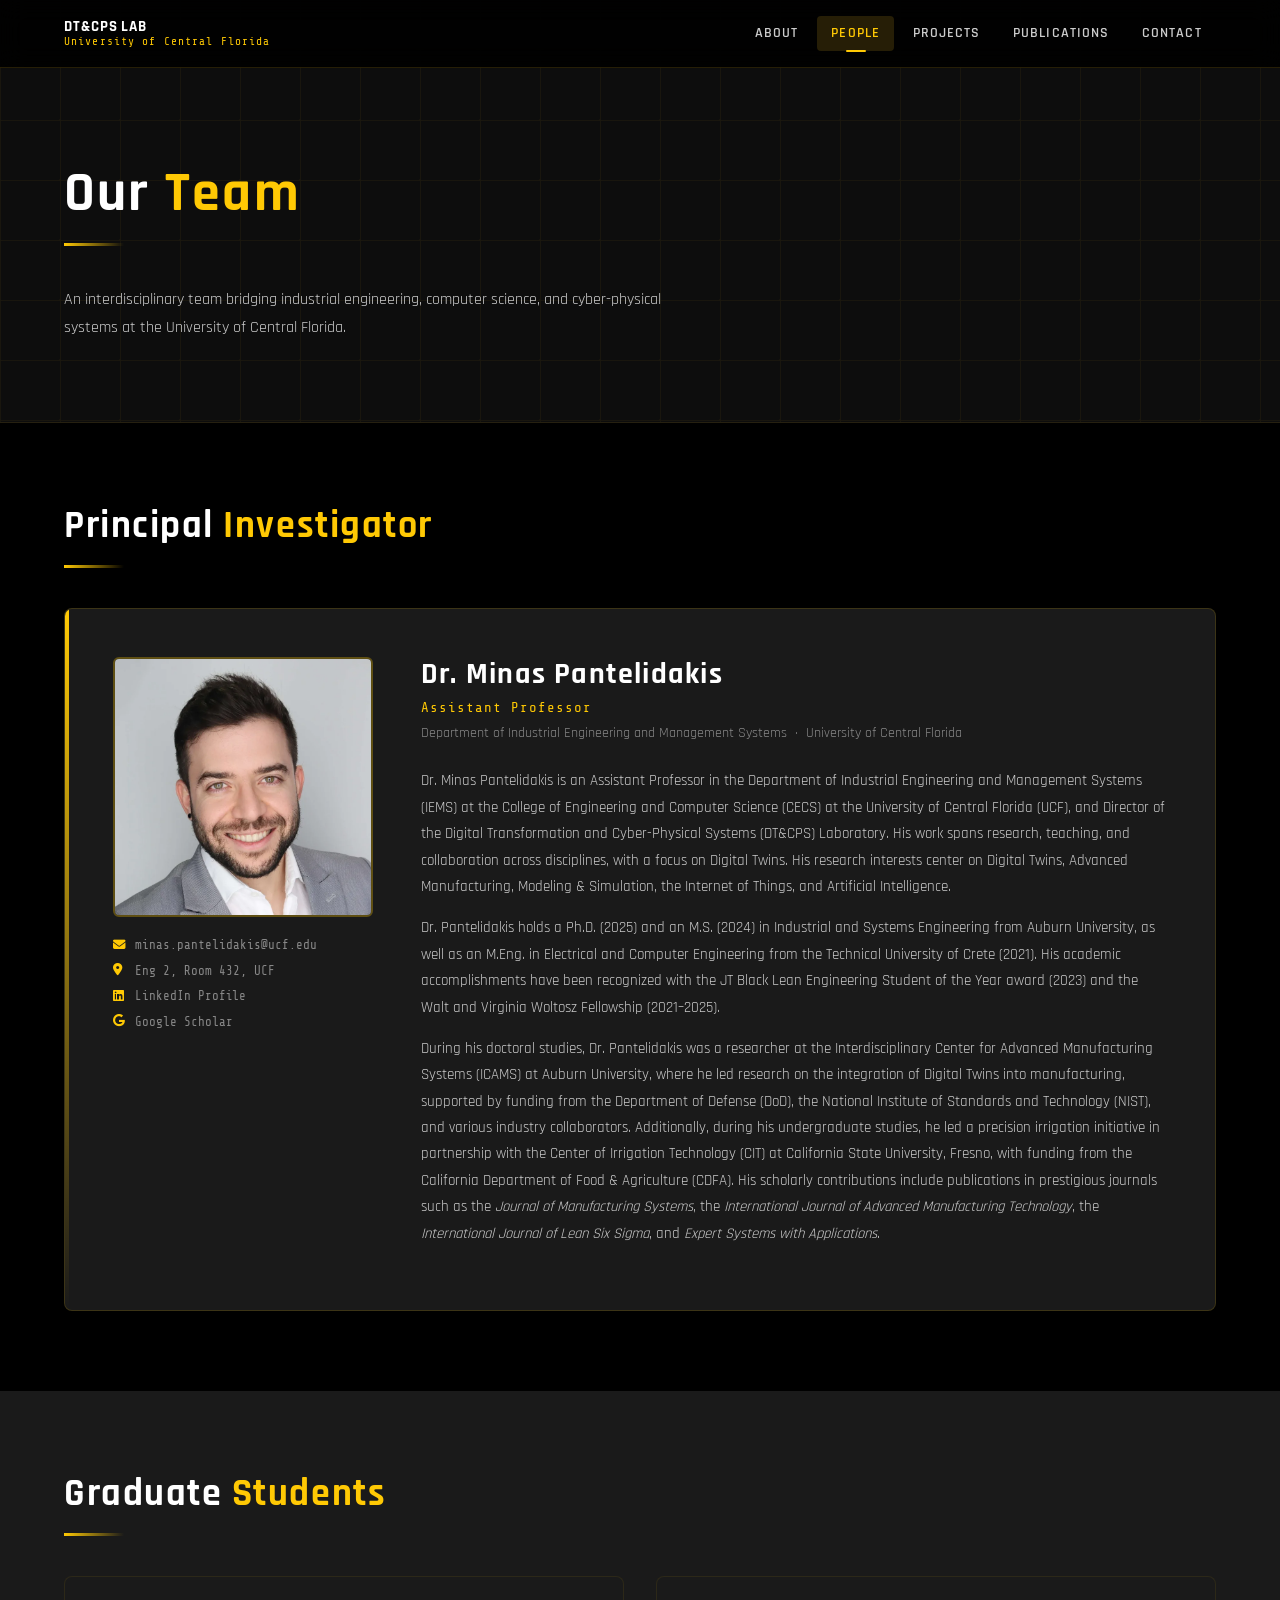
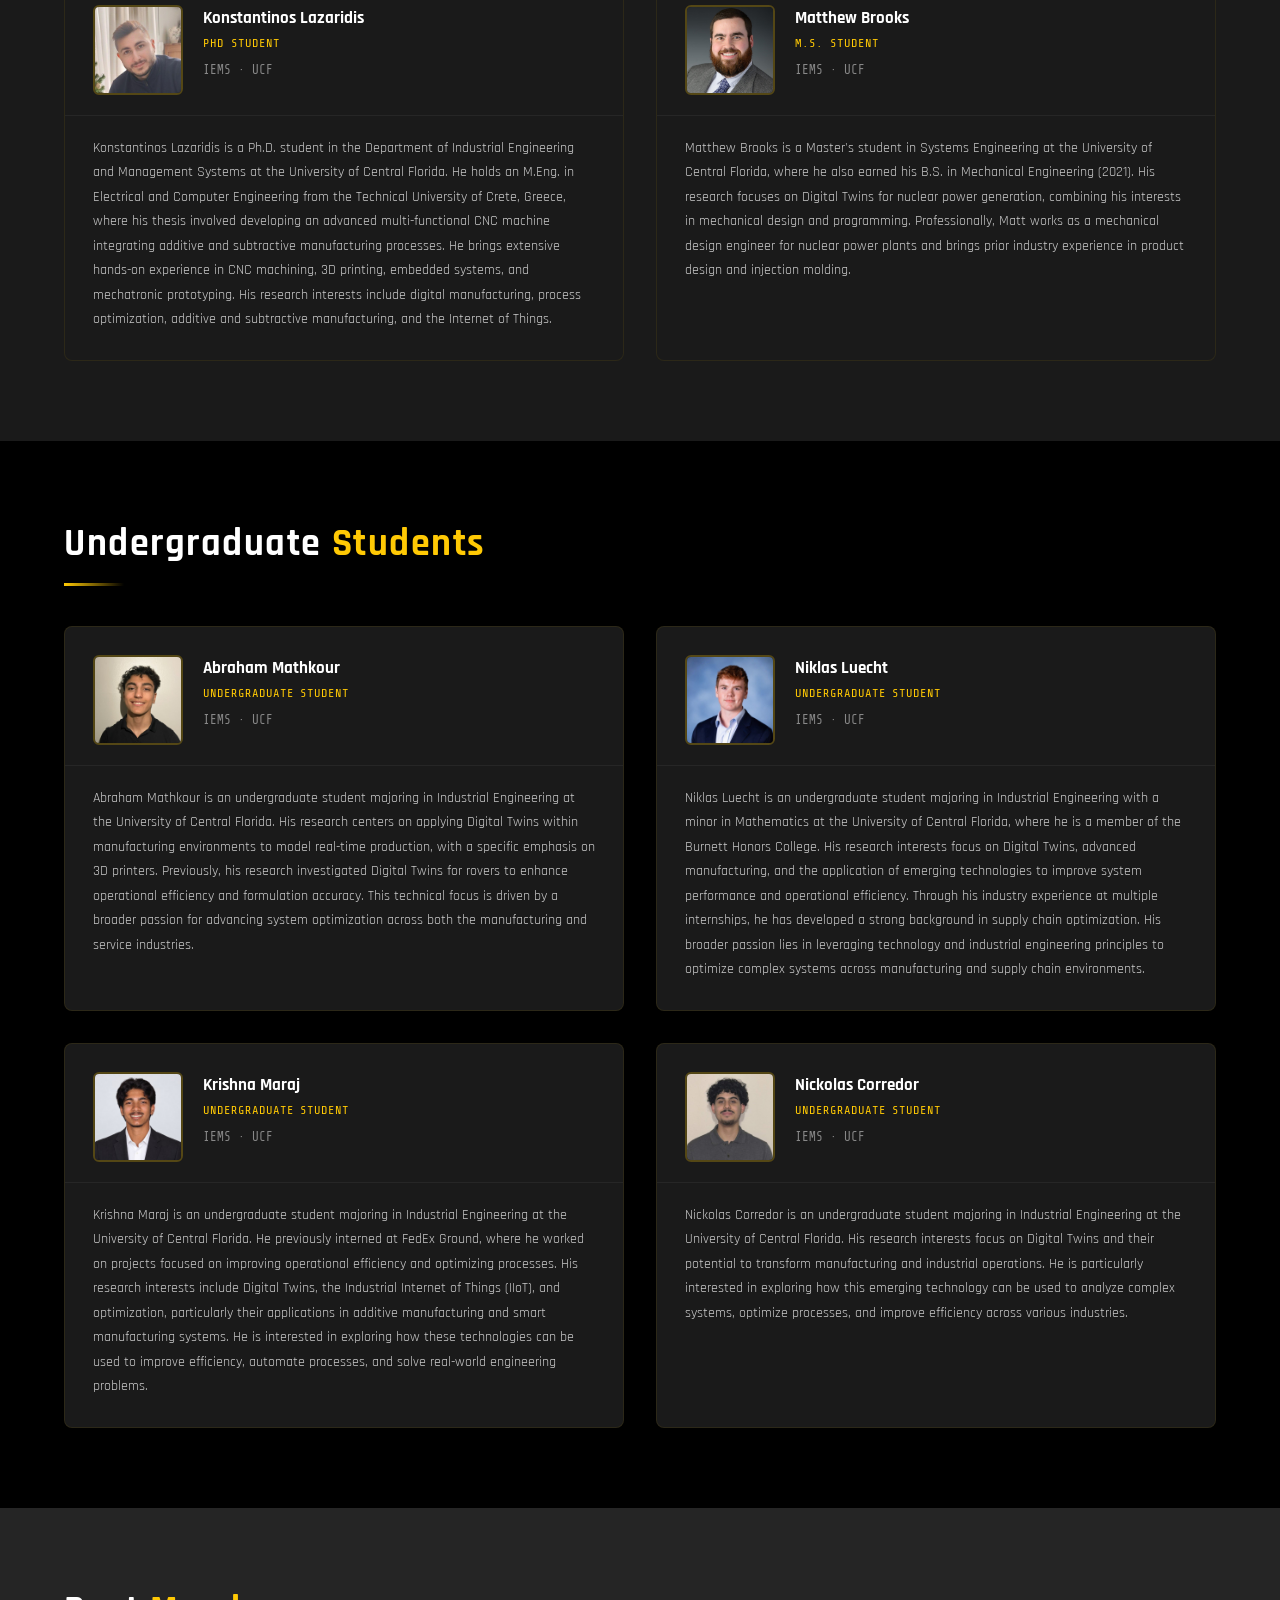
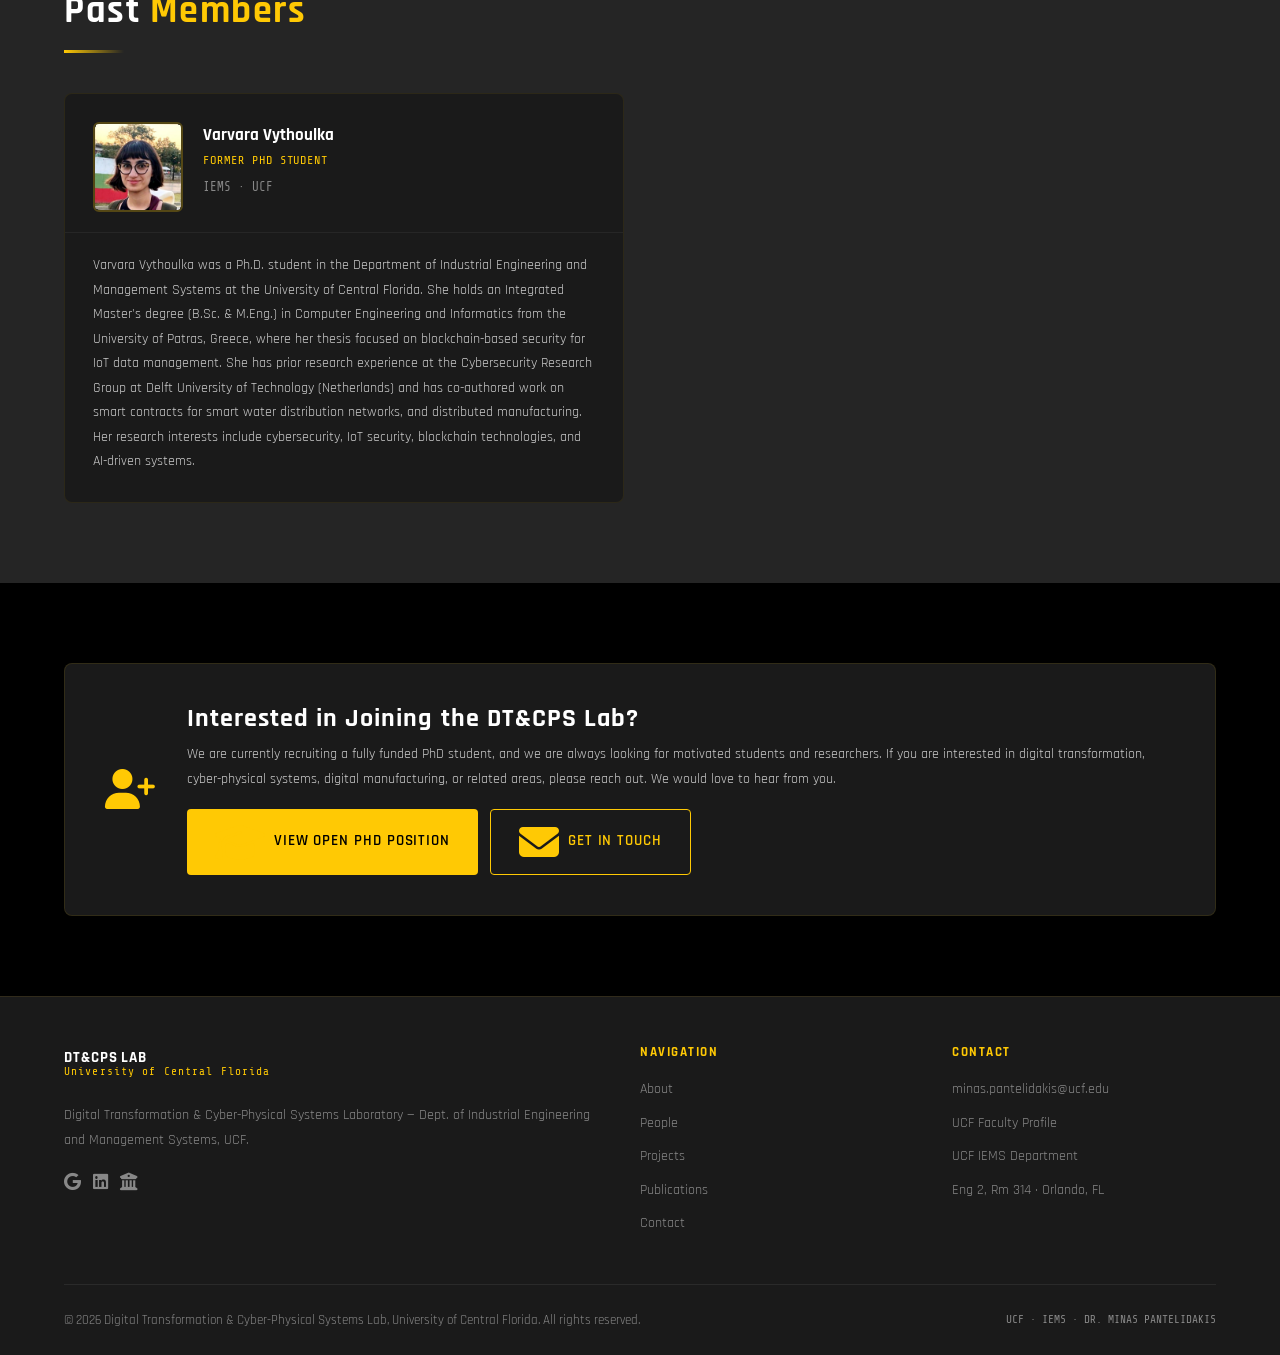
<file: people.html>
<!DOCTYPE html>
<html lang="en">
<head>
  <meta charset="UTF-8" />
  <meta name="viewport" content="width=device-width, initial-scale=1.0" />
  <title>People — DT&amp;CPS Lab UCF</title>
  <meta name="description" content="Meet Dr. Minas Pantelidakis and the PhD research team at the UCF Digital Transformation &amp; Cyber-Physical Systems Laboratory." />
  <meta property="og:type" content="website" />
  <meta property="og:site_name" content="DT&amp;CPS Lab — UCF" />
  <meta property="og:title" content="People — DT&amp;CPS Lab UCF" />
  <meta property="og:description" content="Meet Dr. Minas Pantelidakis and the research team at the UCF Digital Transformation &amp; Cyber-Physical Systems Laboratory." />
  <meta property="og:url" content="https://dt-cps-lab.github.io/people.html" />
  <meta property="og:image" content="https://dt-cps-lab.github.io/logo/banner_og.jpg" />
  <meta name="twitter:card" content="summary_large_image" />
  <meta name="twitter:title" content="People — DT&amp;CPS Lab UCF" />
  <meta name="twitter:description" content="Meet Dr. Minas Pantelidakis and the research team at the UCF Digital Transformation &amp; Cyber-Physical Systems Laboratory." />
  <meta name="twitter:image" content="https://dt-cps-lab.github.io/logo/banner_og.jpg" />
  <link rel="icon" href="logo/favicon.svg" type="image/svg+xml" />
  <link rel="icon" href="logo/favicon.png" type="image/png" sizes="32x32" />
  <link rel="apple-touch-icon" href="logo/apple-touch-icon.png" />
  <link rel="preconnect" href="https://fonts.googleapis.com" />
  <link rel="preconnect" href="https://fonts.gstatic.com" crossorigin />
  <link href="https://fonts.googleapis.com/css2?family=Orbitron:wght@700;900&family=Rajdhani:wght@400;500;600;700&family=Inter:wght@400;500&family=Share+Tech+Mono&display=swap" rel="stylesheet" />
  <link rel="stylesheet" href="https://cdnjs.cloudflare.com/ajax/libs/font-awesome/6.5.0/css/all.min.css" />
  <link rel="stylesheet" href="styles.css" />

  <style>
    .nav.scrolled { background: rgba(0,0,0,0.98); box-shadow: 0 2px 20px rgba(0,0,0,0.5); }
    [data-reveal] { opacity: 0; transform: translateY(24px); transition: opacity 0.6s ease, transform 0.6s ease; }
    [data-reveal].revealed { opacity: 1; transform: translateY(0); }

    /* ── PI Card ── */
    .pi-card {
      background: var(--dark2);
      border: 1px solid rgba(255,201,4,0.15);
      border-radius: 8px;
      padding: 3rem;
      display: grid;
      grid-template-columns: 260px 1fr;
      gap: 3rem;
      align-items: start;
      position: relative;
      overflow: hidden;
    }
    .pi-card::before {
      content: '';
      position: absolute; top: 0; left: 0;
      width: 4px; height: 100%;
      background: linear-gradient(180deg, var(--gold), transparent);
    }
    .pi-photo-col { display: flex; flex-direction: column; gap: 1.25rem; }
    .pi-photo {
      width: 100%;
      aspect-ratio: 1 / 1;
      object-fit: cover;
      object-position: center top;
      border-radius: 6px;
      border: 2px solid rgba(255,201,4,0.3);
      display: block;
    }
    .pi-contact-list { display: flex; flex-direction: column; gap: 0.5rem; }
    .pi-contact-item { display: flex; align-items: flex-start; gap: 0.5rem; font-size: 0.78rem; color: var(--gray-text); font-family: var(--font-mono); line-height: 1.4; }
    .pi-contact-item i { color: var(--gold); width: 14px; flex-shrink: 0; margin-top: 0.1rem; }
    .pi-contact-item a { color: var(--gray-text); transition: var(--transition); }
    .pi-contact-item a:hover { color: var(--gold); }

    .pi-info h2 { color: var(--white); font-size: clamp(1.4rem, 2.5vw, 1.9rem); margin-bottom: 0.2rem; }
    .pi-title { color: var(--gold); font-size: 0.88rem; font-family: var(--font-mono); letter-spacing: 0.07em; margin-bottom: 0.2rem; }
    .pi-dept { color: var(--gray-text); font-size: 0.85rem; margin-bottom: 1.5rem; }
    .pi-bio p { font-size: 0.92rem; color: var(--gray-mid); line-height: 1.8; margin-bottom: 0.9rem; }

    /* Education */
    .pi-edu { margin: 1.5rem 0; }
    .pi-edu-label { font-size: 0.75rem; letter-spacing: 0.12em; text-transform: uppercase; color: var(--gold); font-family: var(--font-mono); margin-bottom: 0.75rem; }
    .edu-item { display: flex; gap: 0.75rem; align-items: flex-start; margin-bottom: 0.65rem; }
    .edu-icon { width: 28px; height: 28px; background: rgba(255,201,4,0.08); border: 1px solid rgba(255,201,4,0.2); border-radius: 4px; display: flex; align-items: center; justify-content: center; font-size: 0.75rem; color: var(--gold); flex-shrink: 0; margin-top: 0.15rem; }
    .edu-text { font-size: 0.85rem; color: var(--gray-mid); line-height: 1.5; }
    .edu-text strong { color: var(--white); font-size: 0.88rem; }

    /* Awards */
    .awards-row { display: flex; flex-wrap: wrap; gap: 0.6rem; margin: 1.25rem 0; }
    .award-badge { display: flex; align-items: center; gap: 0.4rem; font-size: 0.78rem; background: rgba(255,201,4,0.06); border: 1px solid rgba(255,201,4,0.2); border-radius: 3px; padding: 0.3rem 0.7rem; color: var(--gray-mid); }
    .award-badge i { color: var(--gold); font-size: 0.7rem; }
    .award-badge strong { color: var(--white); font-size: 0.75rem; }

    /* Profile links */
    .pi-links { display: flex; flex-wrap: wrap; gap: 0.65rem; margin-top: 1.5rem; }
    .pi-link { display: inline-flex; align-items: center; gap: 0.4rem; font-size: 0.8rem; font-family: var(--font-mono); color: var(--gray-text); border: 1px solid rgba(255,255,255,0.08); padding: 0.35rem 0.75rem; border-radius: var(--radius); transition: var(--transition); }
    .pi-link:hover { color: var(--gold); border-color: rgba(255,201,4,0.3); background: rgba(255,201,4,0.06); }
    .pi-link i { font-size: 0.9rem; color: var(--gold); }

    /* ── PhD Students ── */
    .students-grid { display: grid; grid-template-columns: repeat(2, 1fr); gap: 2rem; }
    .student-card {
      background: var(--dark2);
      border: 1px solid rgba(255,201,4,0.08);
      border-radius: 8px;
      overflow: hidden;
      transition: var(--transition);
    }
    .student-card:hover { border-color: rgba(255,201,4,0.3); transform: translateY(-4px); box-shadow: 0 12px 36px rgba(0,0,0,0.4), var(--shadow-gold); }
    .student-header {
      display: flex;
      gap: 1.25rem;
      align-items: flex-start;
      padding: 1.75rem 1.75rem 1.25rem;
      border-bottom: 1px solid rgba(255,255,255,0.05);
    }
    .student-photo {
      width: 90px; height: 90px;
      object-fit: cover;
      object-position: center top;
      border-radius: 6px;
      border: 2px solid rgba(255,201,4,0.25);
      flex-shrink: 0;
      display: block;
    }
    .student-header-info { flex: 1; }
    .student-name { color: var(--white); font-size: 1.05rem; font-weight: 700; margin-bottom: 0.15rem; }
    .student-role { font-size: 0.75rem; color: var(--gold); font-family: var(--font-mono); letter-spacing: 0.08em; text-transform: uppercase; margin-bottom: 0.5rem; }
    .student-body { padding: 1.25rem 1.75rem 1.75rem; }
    .student-bio { font-size: 0.875rem; color: var(--gray-mid); line-height: 1.75; }

    /* ── Join Us callout ── */
    .join-callout {
      background: var(--dark2);
      border: 1px solid rgba(255,201,4,0.1);
      border-radius: 8px;
      padding: 2.5rem;
      display: flex;
      align-items: center;
      gap: 2rem;
    }
    .join-callout i { font-size: 2.5rem; color: var(--gold); flex-shrink: 0; }
    .join-callout h3 { color: var(--white); margin-bottom: 0.5rem; }
    .join-callout p { font-size: 0.9rem; margin-bottom: 1rem; }

    @media (max-width: 960px) {
      .pi-card { grid-template-columns: 1fr; }
      .pi-photo { width: 160px; height: 160px; }
      .students-grid { grid-template-columns: 1fr; }
      .join-callout { flex-direction: column; text-align: center; }
    }
  </style>
</head>
<body>

<!-- NAV -->
<nav class="nav">
  <div class="container">
    <a class="nav-logo" href="index.html">
      <div class="nav-logo-text">
        <span>DT&amp;CPS Lab</span>
        <span>University of Central Florida</span>
      </div>
    </a>
    <div class="nav-links">
      <a href="index.html">About</a>
      <a href="people.html" class="active">People</a>
      <a href="projects.html">Projects</a>
      <a href="publications.html">Publications</a>
      <a href="contact.html">Contact</a>
    </div>
    <button class="nav-toggle" aria-label="Toggle menu"><span></span><span></span><span></span></button>
  </div>
</nav>

<!-- PAGE HERO -->
<section class="page-hero">
  <div class="circuit-bg" aria-hidden="true"></div>
  <div class="container page-hero-content">
    <!-- <div class="section-label">People</div> -->
    <h1>Our <span>Team</span></h1>
    <div class="divider"></div>
    <p style="color:var(--gray-mid);max-width:600px;font-size:1rem;">
      An interdisciplinary team bridging industrial engineering, computer science, and cyber-physical systems at the University of Central Florida.
    </p>
  </div>
</section>

<!-- ═══ PRINCIPAL INVESTIGATOR ═══ -->
<section class="section" aria-labelledby="pi-heading">
  <div class="container">
    <div data-reveal>
      <!-- <div class="section-label">Principal Investigator</div> -->
      <h2 class="section-title" id="pi-heading">Principal <span class="gold">Investigator</span></h2>
      <div class="divider"></div>
    </div>

    <div class="pi-card" data-reveal data-delay="80">
      <!-- Left: photo + contact -->
      <div class="pi-photo-col">
        <img src="media/MinasPantelidakis.webp" alt="Dr. Minas Pantelidakis" class="pi-photo" loading="lazy" decoding="async" />
        <div class="pi-contact-list">
          <div class="pi-contact-item"><i class="fa-solid fa-envelope"></i><a href="mailto:minas.pantelidakis@ucf.edu">minas.pantelidakis@ucf.edu</a></div>
          <div class="pi-contact-item"><i class="fa-solid fa-location-dot"></i><span>Eng 2, Room 432, UCF</span></div>
          <!-- <div class="pi-contact-item"><i class="fa-solid fa-phone"></i><span>407-823-2204</span></div> -->
          <div class="pi-contact-item"><i class="fa-brands fa-linkedin"></i><a href="https://linkedin.com/in/minas-pantelidakis-441b5012a/" target="_blank" rel="noopener">LinkedIn Profile</a></div>
          <div class="pi-contact-item"><i class="fa-brands fa-google"></i><a href="https://scholar.google.com/citations?user=hL-bifwAAAAJ&hl=en" target="_blank" rel="noopener">Google Scholar</a></div>
        </div>
      </div>

      <!-- Right: bio -->
      <div class="pi-info">
        <h2>Dr. Minas Pantelidakis</h2>
        <div class="pi-title">Assistant Professor</div>
        <div class="pi-dept">Department of Industrial Engineering and Management Systems &nbsp;·&nbsp; University of Central Florida</div>

        <div class="pi-bio">
          <p>Dr. Minas Pantelidakis is an Assistant Professor in the Department of Industrial Engineering and Management Systems (IEMS) at the College of Engineering and Computer Science (CECS) at the University of Central Florida (UCF), and Director of the Digital Transformation and Cyber-Physical Systems (DT&amp;CPS) Laboratory. His work spans research, teaching, and collaboration across disciplines, with a focus on Digital Twins. His research interests center on Digital Twins, Advanced Manufacturing, Modeling &amp; Simulation, the Internet of Things, and Artificial Intelligence.</p>
          <p>Dr. Pantelidakis holds a Ph.D. (2025) and an M.S. (2024) in Industrial and Systems Engineering from Auburn University, as well as an M.Eng. in Electrical and Computer Engineering from the Technical University of Crete (2021). His academic accomplishments have been recognized with the JT Black Lean Engineering Student of the Year award (2023) and the Walt and Virginia Woltosz Fellowship (2021–2025).</p>
          <p>During his doctoral studies, Dr. Pantelidakis was a researcher at the Interdisciplinary Center for Advanced Manufacturing Systems (ICAMS) at Auburn University, where he led research on the integration of Digital Twins into manufacturing, supported by funding from the Department of Defense (DoD), the National Institute of Standards and Technology (NIST), and various industry collaborators. Additionally, during his undergraduate studies, he led a precision irrigation initiative in partnership with the Center of Irrigation Technology (CIT) at California State University, Fresno, with funding from the California Department of Food &amp; Agriculture (CDFA). His scholarly contributions include publications in prestigious journals such as the <em>Journal of Manufacturing Systems</em>, the <em>International Journal of Advanced Manufacturing Technology</em>, the <em>International Journal of Lean Six Sigma</em>, and <em>Expert Systems with Applications</em>.</p>
        </div>

        <!-- Awards -->
        <!-- <div class="pi-edu-label" style="font-size:0.75rem;letter-spacing:0.12em;text-transform:uppercase;color:var(--gold);font-family:var(--font-mono);margin-bottom:0.6rem;">Awards &amp; Honors</div>
        <div class="awards-row">
          <div class="award-badge"><i class="fa-solid fa-trophy"></i><span><strong>2024</strong> &nbsp;Graduate School Grant, Gerondelis Foundation</span></div>
          <div class="award-badge"><i class="fa-solid fa-award"></i><span><strong>2023</strong> &nbsp;JT Black Lean Engineering Student of the Year, Auburn University</span></div>
          <div class="award-badge"><i class="fa-solid fa-medal"></i><span><strong>2021</strong> &nbsp;Walt &amp; Virginia Woltosz Fellowship, Auburn University</span></div>
        </div> -->
      </div>
    </div>
  </div>
</section>

<!-- ═══ GRADUATE STUDENTS ═══ -->
<section class="section section--dark" aria-labelledby="students-heading">
  <div class="container">
    <div data-reveal>
      <!-- <div class="section-label">Graduate Researchers</div> -->
      <h2 class="section-title" id="students-heading">Graduate <span class="gold">Students</span></h2>
      <div class="divider"></div>
    </div>

    <div class="students-grid">

      <!-- Konstantinos Lazaridis -->
      <div class="student-card" data-reveal data-delay="160">
        <div class="student-header">
          <img src="media/KonstantinosLazaridis.png" alt="Konstantinos Lazaridis" class="student-photo" loading="lazy" />
          <div class="student-header-info">
            <div class="student-name">Konstantinos Lazaridis</div>
            <div class="student-role">PhD Student</div>
            <div style="font-size:0.78rem;color:var(--gray-text);font-family:var(--font-mono);">IEMS · UCF</div>
          </div>
        </div>
        <div class="student-body">
          <p class="student-bio">
            Konstantinos Lazaridis is a Ph.D. student in the Department of Industrial Engineering and Management Systems at the University of Central Florida. He holds an M.Eng. in Electrical and Computer Engineering from the Technical University of Crete, Greece, where his thesis involved developing an advanced multi-functional CNC machine integrating additive and subtractive manufacturing processes. He brings extensive hands-on experience in CNC machining, 3D printing, embedded systems, and mechatronic prototyping. His research interests include digital manufacturing, process optimization, additive and subtractive manufacturing, and the Internet of Things.
          </p>
        </div>
      </div>

      <!-- Matthew Brooks -->
      <div class="student-card" data-reveal data-delay="240">
        <div class="student-header">
          <img src="media/MatthewBrooks.jpg" alt="Matthew Brooks" class="student-photo" loading="lazy" />
          <div class="student-header-info">
            <div class="student-name">Matthew Brooks</div>
            <div class="student-role">M.S. Student</div>
            <div style="font-size:0.78rem;color:var(--gray-text);font-family:var(--font-mono);">IEMS · UCF</div>
          </div>
        </div>
        <div class="student-body">
          <p class="student-bio">
            Matthew Brooks is a Master's student in Systems Engineering at the University of Central Florida, where he also earned his B.S. in Mechanical Engineering (2021). His research focuses on Digital Twins for nuclear power generation, combining his interests in mechanical design and programming. Professionally, Matt works as a mechanical design engineer for nuclear power plants and brings prior industry experience in product design and injection molding.
          </p>
        </div>
      </div>

    </div>
  </div>
</section>

<!-- ═══ UNDERGRADUATE STUDENTS ═══ -->
<section class="section" aria-labelledby="undergrad-heading">
  <div class="container">
    <div data-reveal>
      <h2 class="section-title" id="undergrad-heading">Undergraduate <span class="gold">Students</span></h2>
      <div class="divider"></div>
    </div>

    <div class="students-grid">

      <!-- Abraham Mathkour -->
      <div class="student-card" data-reveal data-delay="80">
        <div class="student-header">
          <img src="media/AbrahamMathkour.jpg" alt="Abraham Mathkour" class="student-photo" loading="lazy" />
          <div class="student-header-info">
            <div class="student-name">Abraham Mathkour</div>
            <div class="student-role">Undergraduate Student</div>
            <div style="font-size:0.78rem;color:var(--gray-text);font-family:var(--font-mono);">IEMS · UCF</div>
          </div>
        </div>
        <div class="student-body">
          <p class="student-bio">
            Abraham Mathkour is an undergraduate student majoring in Industrial Engineering at the University of Central Florida. His research centers on applying Digital Twins within manufacturing environments to model real-time production, with a specific emphasis on 3D printers. Previously, his research investigated Digital Twins for rovers to enhance operational efficiency and formulation accuracy. This technical focus is driven by a broader passion for advancing system optimization across both the manufacturing and service industries.
          </p>
        </div>
      </div>

      <!-- Niklas Luecht -->
      <div class="student-card" data-reveal data-delay="160">
        <div class="student-header">
          <img src="media/NiklasLuecht.jpg" alt="Niklas Luecht" class="student-photo" loading="lazy" />
          <div class="student-header-info">
            <div class="student-name">Niklas Luecht</div>
            <div class="student-role">Undergraduate Student</div>
            <div style="font-size:0.78rem;color:var(--gray-text);font-family:var(--font-mono);">IEMS · UCF</div>
          </div>
        </div>
        <div class="student-body">
          <p class="student-bio">
            Niklas Luecht is an undergraduate student majoring in Industrial Engineering with a minor in Mathematics at the University of Central Florida, where he is a member of the Burnett Honors College. His research interests focus on Digital Twins, advanced manufacturing, and the application of emerging technologies to improve system performance and operational efficiency. Through his industry experience at multiple internships, he has developed a strong background in supply chain optimization. His broader passion lies in leveraging technology and industrial engineering principles to optimize complex systems across manufacturing and supply chain environments.
          </p>
        </div>
      </div>

      <!-- Krishna Maraj -->
      <div class="student-card" data-reveal data-delay="240">
        <div class="student-header">
          <img src="media/KrishnaMaraj.jpg" alt="Krishna Maraj" class="student-photo" loading="lazy" />
          <div class="student-header-info">
            <div class="student-name">Krishna Maraj</div>
            <div class="student-role">Undergraduate Student</div>
            <div style="font-size:0.78rem;color:var(--gray-text);font-family:var(--font-mono);">IEMS · UCF</div>
          </div>
        </div>
        <div class="student-body">
          <p class="student-bio">
            Krishna Maraj is an undergraduate student majoring in Industrial Engineering at the University of Central Florida. He previously interned at FedEx Ground, where he worked on projects focused on improving operational efficiency and optimizing processes. His research interests include Digital Twins, the Industrial Internet of Things (IIoT), and optimization, particularly their applications in additive manufacturing and smart manufacturing systems. He is interested in exploring how these technologies can be used to improve efficiency, automate processes, and solve real-world engineering problems.
          </p>
        </div>
      </div>

      <!-- Nickolas Corredor -->
      <div class="student-card" data-reveal data-delay="320">
        <div class="student-header">
          <img src="media/NickolasCorredor.jpg" alt="Nickolas Corredor" class="student-photo" loading="lazy" />
          <div class="student-header-info">
            <div class="student-name">Nickolas Corredor</div>
            <div class="student-role">Undergraduate Student</div>
            <div style="font-size:0.78rem;color:var(--gray-text);font-family:var(--font-mono);">IEMS · UCF</div>
          </div>
        </div>
        <div class="student-body">
          <p class="student-bio">
            Nickolas Corredor is an undergraduate student majoring in Industrial Engineering at the University of Central Florida. His research interests focus on Digital Twins and their potential to transform manufacturing and industrial operations. He is particularly interested in exploring how this emerging technology can be used to analyze complex systems, optimize processes, and improve efficiency across various industries.
          </p>
        </div>
      </div>

    </div>
  </div>
</section>

<!-- ═══ PAST MEMBERS ═══ -->
<section class="section section--darker" aria-labelledby="past-heading">
  <div class="container">
    <div data-reveal>
      <h2 class="section-title" id="past-heading">Past <span class="gold">Members</span></h2>
      <div class="divider"></div>
    </div>

    <div class="students-grid">

      <!-- Varvara Vythoulka -->
      <div class="student-card" data-reveal data-delay="80">
        <div class="student-header">
          <img src="media/VarvaraVythoulka.png" alt="Varvara Vythoulka" class="student-photo" loading="lazy" />
          <div class="student-header-info">
            <div class="student-name">Varvara Vythoulka</div>
            <div class="student-role">Former PhD Student</div>
            <div style="font-size:0.78rem;color:var(--gray-text);font-family:var(--font-mono);">IEMS · UCF</div>
          </div>
        </div>
        <div class="student-body">
          <p class="student-bio">
            Varvara Vythoulka was a Ph.D. student in the Department of Industrial Engineering and Management Systems at the University of Central Florida. She holds an Integrated Master's degree (B.Sc. &amp; M.Eng.) in Computer Engineering and Informatics from the University of Patras, Greece, where her thesis focused on blockchain-based security for IoT data management. She has prior research experience at the Cybersecurity Research Group at Delft University of Technology (Netherlands) and has co-authored work on smart contracts for smart water distribution networks, and distributed manufacturing. Her research interests include cybersecurity, IoT security, blockchain technologies, and AI-driven systems.
          </p>
        </div>
      </div>

    </div>
  </div>
</section>

<!-- ═══ JOIN US ═══ -->
<section class="section" aria-label="Join the lab">
  <div class="container">
    <div class="join-callout" data-reveal>
      <i class="fa-solid fa-user-plus"></i>
      <div>
        <h3>Interested in Joining the DT&amp;CPS Lab?</h3>
        <p>We are currently recruiting a fully funded PhD student, and we are always looking for motivated students and researchers. If you are interested in digital transformation, cyber-physical systems, digital manufacturing, or related areas, please reach out. We would love to hear from you.</p>
        <div style="display:flex;flex-wrap:wrap;gap:0.75rem;">
          <a href="open-position.html" class="btn btn-primary"><i class="fa-solid fa-graduation-cap"></i> View Open PhD Position</a>
          <a href="contact.html" class="btn btn-outline"><i class="fa-solid fa-envelope"></i> Get In Touch</a>
        </div>
      </div>
    </div>
  </div>
</section>

<!-- FOOTER -->
<footer class="footer">
  <div class="container">
    <div class="footer-grid">
      <div class="footer-brand">
        <a class="nav-logo" href="index.html" style="display:inline-flex;margin-bottom:0.75rem;">
          <div class="nav-logo-text">
            <span>DT&amp;CPS Lab</span>
            <span>University of Central Florida</span>
          </div>
        </a>
        <p>Digital Transformation &amp; Cyber-Physical Systems Laboratory — Dept. of Industrial Engineering and Management Systems, UCF.</p>
        <div style="display:flex;gap:0.75rem;margin-top:1rem;">
          <a href="https://scholar.google.com/citations?user=hL-bifwAAAAJ&hl=en" target="_blank" rel="noopener" style="color:var(--gray-text);font-size:1.1rem;" title="Google Scholar"><i class="fa-brands fa-google"></i></a>
          <a href="https://linkedin.com/in/minas-pantelidakis-441b5012a/" target="_blank" rel="noopener" style="color:var(--gray-text);font-size:1.1rem;" title="LinkedIn"><i class="fa-brands fa-linkedin"></i></a>
          <a href="https://iems.ucf.edu/" target="_blank" rel="noopener" style="color:var(--gray-text);font-size:1.1rem;" title="UCF IEMS"><i class="fa-solid fa-building-columns"></i></a>
        </div>
      </div>
      <div class="footer-col">
        <h4>Navigation</h4>
        <ul>
          <li><a href="index.html">About</a></li>
          <li><a href="people.html">People</a></li>
          <li><a href="projects.html">Projects</a></li>
          <li><a href="publications.html">Publications</a></li>
          <li><a href="contact.html">Contact</a></li>
        </ul>
      </div>
      <div class="footer-col">
        <h4>Contact</h4>
        <ul>
          <li><a href="mailto:minas.pantelidakis@ucf.edu">minas.pantelidakis@ucf.edu</a></li>
          <li><a href="https://www.cecs.ucf.edu/faculty/minas-pantelidakis/" target="_blank" rel="noopener">UCF Faculty Profile</a></li>
          <li><a href="https://iems.ucf.edu/" target="_blank" rel="noopener">UCF IEMS Department</a></li>
          <li><span style="color:var(--gray-text);font-size:0.85rem;">Eng 2, Rm 314 · Orlando, FL</span></li>
        </ul>
      </div>
    </div>
    <div class="footer-bottom">
      <p>&copy; 2026 Digital Transformation &amp; Cyber-Physical Systems Lab, University of Central Florida. All rights reserved.</p>
      <p style="font-family:var(--font-mono);font-size:0.7rem;color:var(--gray-text);">UCF · IEMS · DR. MINAS PANTELIDAKIS</p>
    </div>
  </div>
</footer>

<script src="script.js"></script>
</body>
</html>
</file>
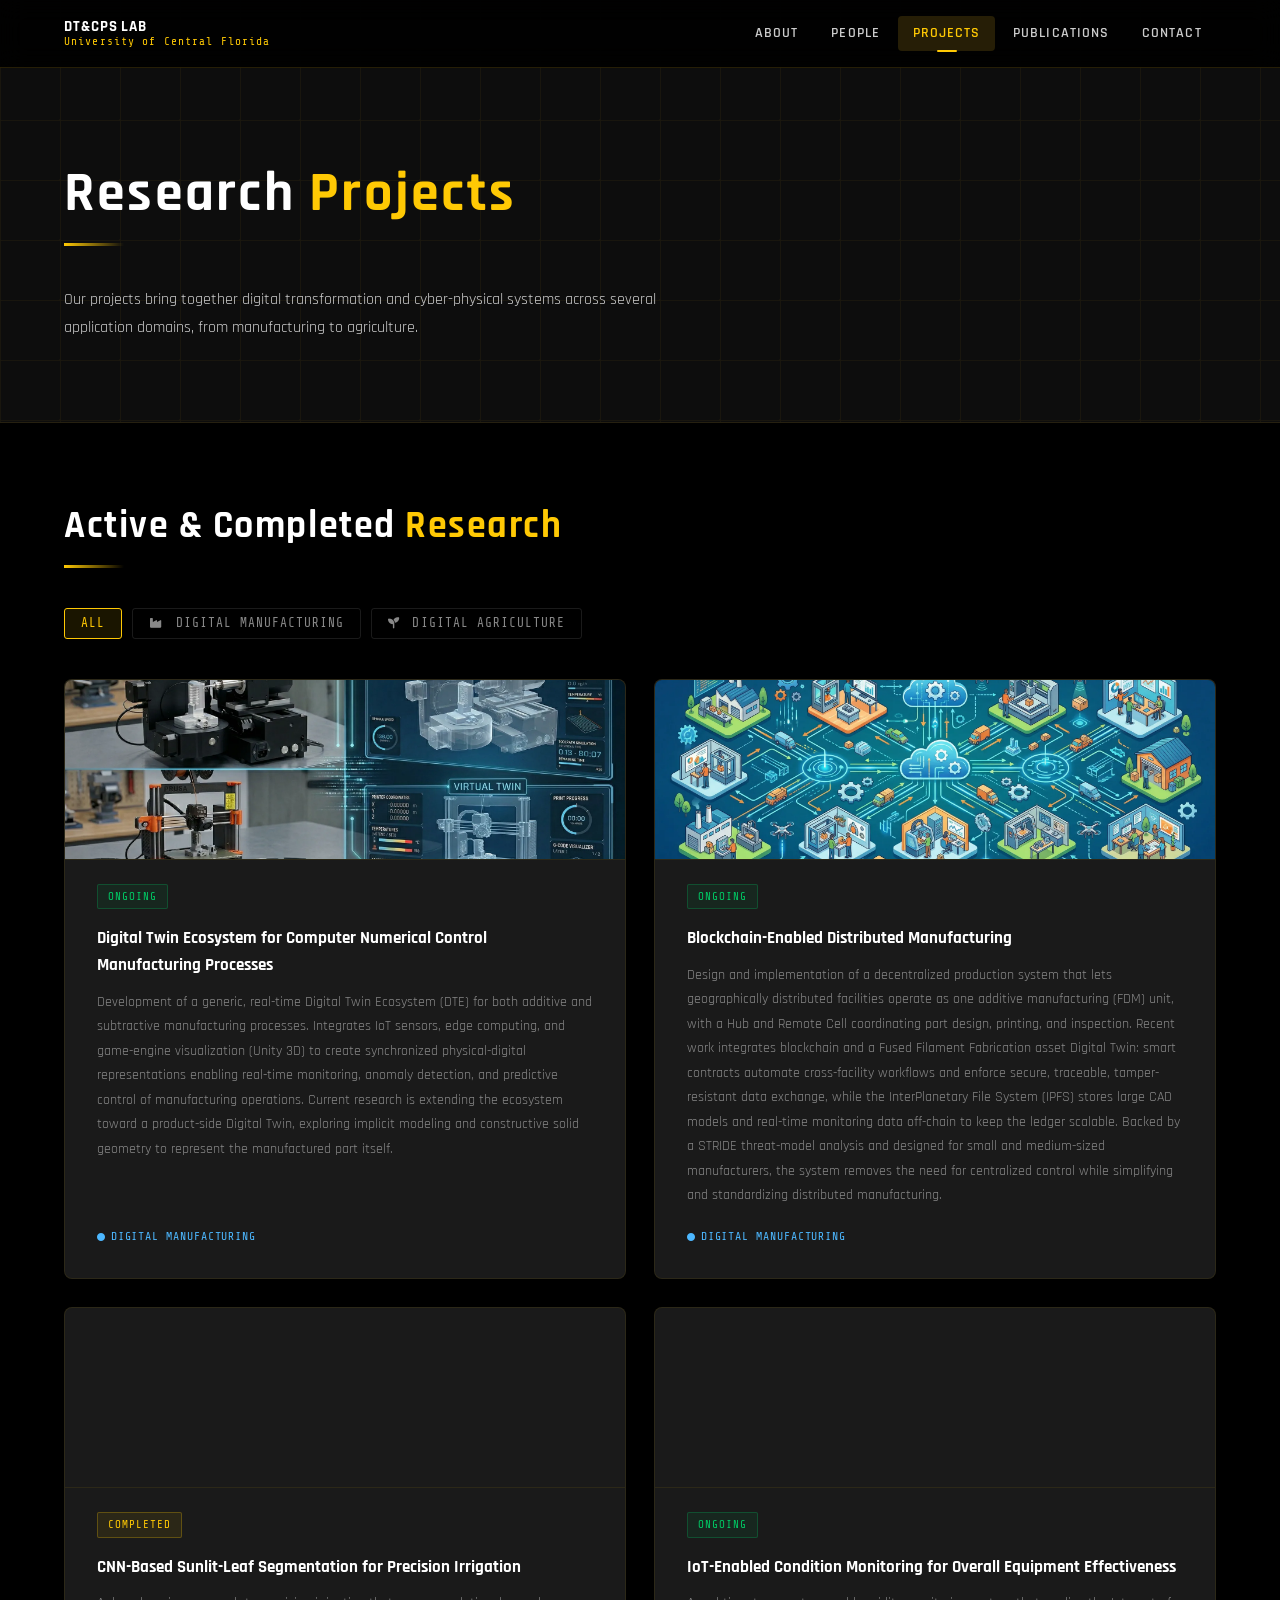
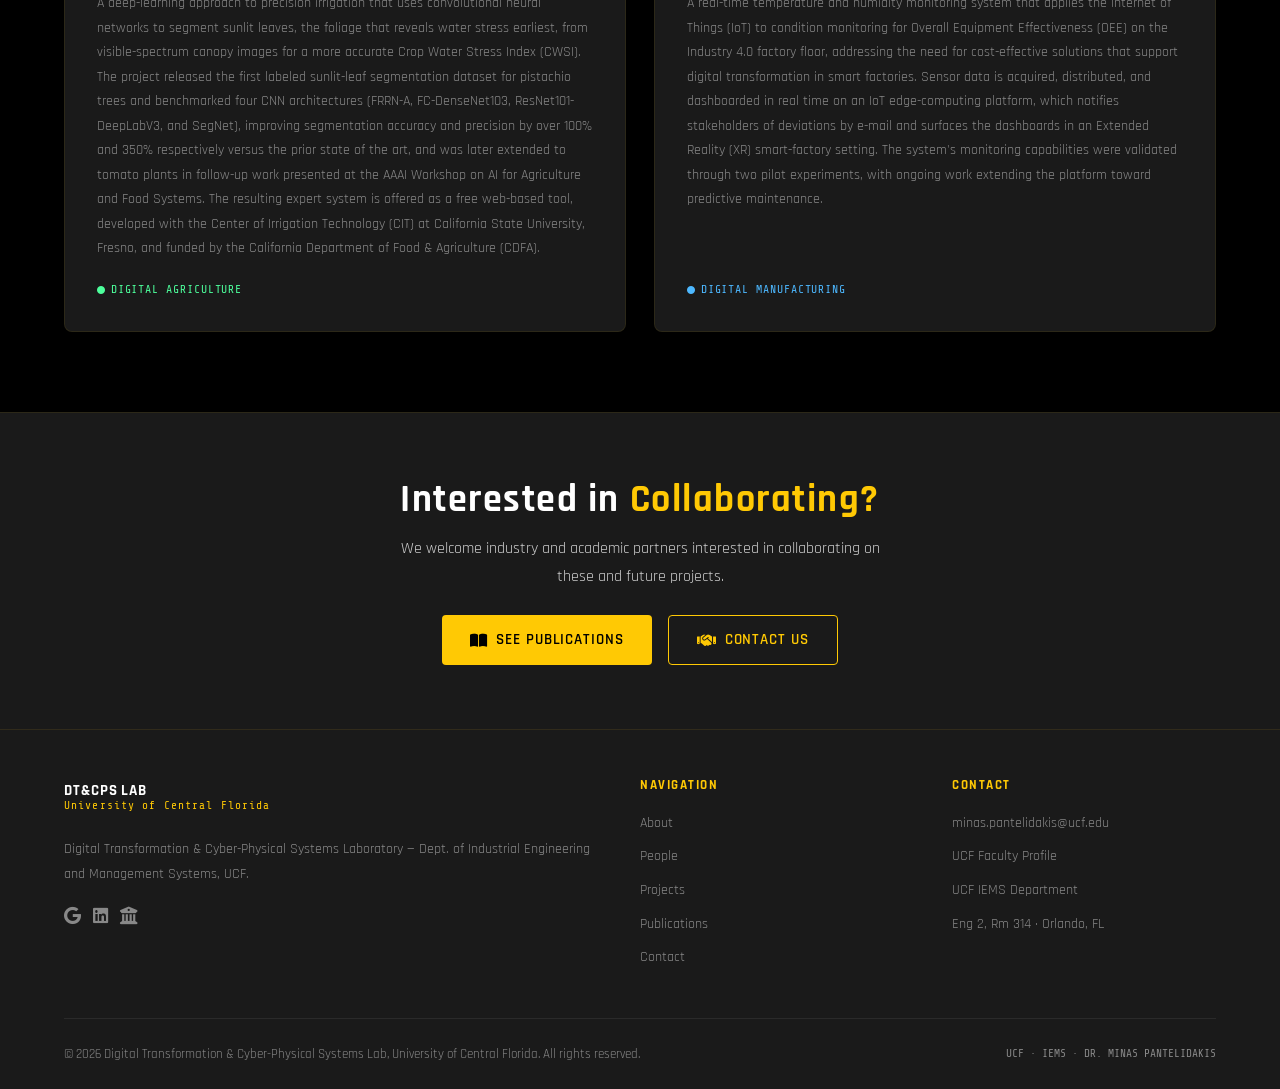
<file: projects.html>
<!DOCTYPE html>
<html lang="en">
<head>
  <meta charset="UTF-8" />
  <meta name="viewport" content="width=device-width, initial-scale=1.0" />
  <title>Projects — DT&amp;CPS Lab UCF</title>
  <meta name="description" content="Research projects at the UCF Digital Transformation &amp; Cyber-Physical Systems Laboratory: digital manufacturing, distributed manufacturing, and digital agriculture." />
  <meta property="og:type" content="website" />
  <meta property="og:site_name" content="DT&amp;CPS Lab — UCF" />
  <meta property="og:title" content="Projects — DT&amp;CPS Lab UCF" />
  <meta property="og:description" content="Research projects at the UCF Digital Transformation &amp; Cyber-Physical Systems Laboratory: digital manufacturing, distributed manufacturing, and digital agriculture." />
  <meta property="og:url" content="https://dt-cps-lab.github.io/projects.html" />
  <meta property="og:image" content="https://dt-cps-lab.github.io/logo/banner_og.jpg" />
  <meta name="twitter:card" content="summary_large_image" />
  <meta name="twitter:title" content="Projects — DT&amp;CPS Lab UCF" />
  <meta name="twitter:description" content="Research projects at the UCF Digital Transformation &amp; Cyber-Physical Systems Laboratory: digital manufacturing, distributed manufacturing, and digital agriculture." />
  <meta name="twitter:image" content="https://dt-cps-lab.github.io/logo/banner_og.jpg" />
  <link rel="icon" href="logo/favicon.svg" type="image/svg+xml" />
  <link rel="icon" href="logo/favicon.png" type="image/png" sizes="32x32" />
  <link rel="apple-touch-icon" href="logo/apple-touch-icon.png" />
  <link rel="preconnect" href="https://fonts.googleapis.com" />
  <link rel="preconnect" href="https://fonts.gstatic.com" crossorigin />
  <link href="https://fonts.googleapis.com/css2?family=Orbitron:wght@700;900&family=Rajdhani:wght@400;500;600;700&family=Inter:wght@400;500&family=Share+Tech+Mono&display=swap" rel="stylesheet" />
  <link rel="stylesheet" href="https://cdnjs.cloudflare.com/ajax/libs/font-awesome/6.5.0/css/all.min.css" />
  <link rel="stylesheet" href="styles.css" />

  <style>
    .nav.scrolled { background: rgba(0,0,0,0.98); box-shadow: 0 2px 20px rgba(0,0,0,0.5); }
    [data-reveal] { opacity: 0; transform: translateY(24px); transition: opacity 0.6s ease, transform 0.6s ease; }
    [data-reveal].revealed { opacity: 1; transform: translateY(0); }

    /* Filter bar */
    .filter-bar { display: flex; flex-wrap: wrap; gap: 0.6rem; margin-bottom: 2.5rem; }
    .filter-btn {
      padding: 0.45rem 1rem;
      font-size: 0.8rem;
      font-family: var(--font-mono);
      letter-spacing: 0.08em;
      text-transform: uppercase;
      background: transparent;
      border: 1px solid rgba(255,255,255,0.1);
      border-radius: 3px;
      color: var(--gray-text);
      cursor: pointer;
      transition: var(--transition);
    }
    .filter-btn:hover { border-color: rgba(255,201,4,0.4); color: var(--gold); }
    .filter-btn.active { background: rgba(255,201,4,0.1); border-color: var(--gold); color: var(--gold); }

    /* Projects grid */
    .projects-grid { display: grid; grid-template-columns: repeat(2, 1fr); gap: 1.75rem; }
    .project-card {
      background: var(--dark2);
      border: 1px solid rgba(255,201,4,0.08);
      border-radius: 8px;
      padding: 0;
      transition: var(--transition);
      position: relative;
      overflow: hidden;
      display: flex;
      flex-direction: column;
    }
    .project-banner { width: 100%; height: 180px; object-fit: cover; display: block; border-bottom: 1px solid rgba(255,201,4,0.08); }
    .project-card-body { padding: 1.5rem 2rem 2rem; display: flex; flex-direction: column; flex: 1; }
    .project-card::before {
      content: '';
      position: absolute; top: 0; left: 0; right: 0;
      height: 3px;
      background: linear-gradient(90deg, var(--gold), transparent);
      opacity: 0;
      transition: var(--transition);
    }
    .project-card:hover { border-color: rgba(255,201,4,0.3); transform: translateY(-4px); box-shadow: 0 16px 40px rgba(0,0,0,0.4), var(--shadow-gold); }
    .project-card:hover::before { opacity: 1; }
    .project-card.hidden { display: none; }

    .project-card-top { display: flex; align-items: flex-start; justify-content: space-between; gap: 1rem; margin-bottom: 1rem; }
    .project-icon { width: 52px; height: 52px; background: rgba(255,201,4,0.07); border: 1px solid rgba(255,201,4,0.2); border-radius: 8px; display: flex; align-items: center; justify-content: center; font-size: 1.3rem; color: var(--gold); flex-shrink: 0; }
    .project-status { font-size: 0.68rem; font-family: var(--font-mono); letter-spacing: 0.1em; text-transform: uppercase; padding: 0.2rem 0.6rem; border-radius: 2px; white-space: nowrap; }
    .status-ongoing { background: rgba(0,200,100,0.08); color: #00c864; border: 1px solid rgba(0,200,100,0.25); }
    .status-completed { background: rgba(255,201,4,0.08); color: var(--gold); border: 1px solid rgba(255,201,4,0.25); }

    .project-title { color: var(--white); font-size: 1.05rem; font-weight: 700; margin-bottom: 0.65rem; }
    .project-desc { font-size: 0.875rem; color: var(--gray-text); line-height: 1.75; margin-bottom: 1.25rem; flex: 1; }
    .project-footer { display: flex; align-items: center; justify-content: space-between; flex-wrap: wrap; gap: 0.5rem; margin-top: auto; }
    .project-pillar { font-size: 0.72rem; font-family: var(--font-mono); letter-spacing: 0.08em; text-transform: uppercase; }
    .pillar-dm  { color: #4db8ff; }
    .pillar-da  { color: #4dff9c; }

    /* Funding row */
    .project-funding { display: flex; align-items: center; gap: 0.4rem; font-size: 0.72rem; color: var(--gray-text); font-family: var(--font-mono); margin-top: 0.5rem; }
    .project-funding i { color: var(--gold); font-size: 0.7rem; }

    @media (max-width: 800px) { .projects-grid { grid-template-columns: 1fr; } }
  </style>
</head>
<body>

<!-- NAV -->
<nav class="nav">
  <div class="container">
    <a class="nav-logo" href="index.html">
      <div class="nav-logo-text">
        <span>DT&amp;CPS Lab</span>
        <span>University of Central Florida</span>
      </div>
    </a>
    <div class="nav-links">
      <a href="index.html">About</a>
      <a href="people.html">People</a>
      <a href="projects.html" class="active">Projects</a>
      <a href="publications.html">Publications</a>
      <a href="contact.html">Contact</a>
    </div>
    <button class="nav-toggle" aria-label="Toggle menu"><span></span><span></span><span></span></button>
  </div>
</nav>

<!-- PAGE HERO -->
<section class="page-hero">
  <div class="circuit-bg" aria-hidden="true"></div>
  <div class="container page-hero-content">
    <!-- <div class="section-label">Projects</div> -->
    <h1>Research <span>Projects</span></h1>
    <div class="divider"></div>
    <p style="color:var(--gray-mid);max-width:640px;font-size:1rem;">
      Our projects bring together digital transformation and cyber-physical systems across several application domains, from manufacturing to agriculture.
    </p>
  </div>
</section>

<!-- ═══ PROJECTS ═══ -->
<section class="section" aria-labelledby="projects-heading">
  <div class="container">
    <div data-reveal>
      <!-- <div class="section-label">All Projects</div> -->
      <h2 class="section-title" id="projects-heading">Active &amp; Completed <span class="gold">Research</span></h2>
      <div class="divider"></div>
    </div>

    <!-- Filter bar -->
    <div class="filter-bar" role="group" aria-label="Filter projects by pillar" data-reveal data-delay="80">
      <button class="filter-btn active" data-filter="all">All</button>
      <button class="filter-btn" data-filter="dm">
        <i class="fa-solid fa-industry" style="margin-right:0.3rem;font-size:0.7rem;"></i> Digital Manufacturing
      </button>
      <button class="filter-btn" data-filter="da">
        <i class="fa-solid fa-seedling" style="margin-right:0.3rem;font-size:0.7rem;"></i> Digital Agriculture
      </button>
    </div>

    <!-- Projects grid -->
    <div class="projects-grid" id="projects-grid">

      <!-- 1 -->
      <div class="project-card" data-pillar="dm" data-reveal data-delay="60">
        <img src="media/projects_media/DTE/DTE_banner.webp" alt="Digital Twin Ecosystem banner" class="project-banner" loading="lazy" decoding="async" />
        <div class="project-card-body">
          <div class="project-card-top">
            <span class="project-status status-ongoing">Ongoing</span>
          </div>
          <div class="project-title">Digital Twin Ecosystem for Computer Numerical Control Manufacturing Processes</div>
          <div class="project-desc">
            Development of a generic, real-time Digital Twin Ecosystem (DTE) for both additive and subtractive manufacturing processes. Integrates IoT sensors, edge computing, and game-engine visualization (Unity 3D) to create synchronized physical-digital representations enabling real-time monitoring, anomaly detection, and predictive control of manufacturing operations. Current research is extending the ecosystem toward a product-side Digital Twin, exploring implicit modeling and constructive solid geometry to represent the manufactured part itself.
          </div>
          <div class="project-footer">
            <span class="project-pillar pillar-dm"><i class="fa-solid fa-circle" style="font-size:0.5rem;margin-right:0.3rem;"></i>Digital Manufacturing</span>
          </div>
        </div>
      </div>

      <!-- 2 -->
      <div class="project-card" data-pillar="dm" data-reveal data-delay="120">
        <img src="media/projects_media/Distrubuted_Manufacturing/distributed_manufacturing_banner.webp" alt="Distributed Manufacturing banner" class="project-banner" loading="lazy" decoding="async" />
        <div class="project-card-body">
          <div class="project-card-top">
            <span class="project-status status-ongoing">Ongoing</span>
          </div>
          <div class="project-title">Blockchain-Enabled Distributed Manufacturing</div>
          <div class="project-desc">
            Design and implementation of a decentralized production system that lets geographically distributed facilities operate as one additive manufacturing (FDM) unit, with a Hub and Remote Cell coordinating part design, printing, and inspection. Recent work integrates blockchain and a Fused Filament Fabrication asset Digital Twin: smart contracts automate cross-facility workflows and enforce secure, traceable, tamper-resistant data exchange, while the InterPlanetary File System (IPFS) stores large CAD models and real-time monitoring data off-chain to keep the ledger scalable. Backed by a STRIDE threat-model analysis and designed for small and medium-sized manufacturers, the system removes the need for centralized control while simplifying and standardizing distributed manufacturing.
          </div>
          <div class="project-footer">
            <span class="project-pillar pillar-dm"><i class="fa-solid fa-circle" style="font-size:0.5rem;margin-right:0.3rem;"></i>Digital Manufacturing</span>
          </div>
        </div>
      </div>

      <!-- 3 -->
      <div class="project-card" data-pillar="da" data-reveal data-delay="180">
        <img src="media/projects_media/CIWA/CIWA_banner.webp" alt="CIWA banner" class="project-banner" loading="lazy" decoding="async" />
        <div class="project-card-body">
          <div class="project-card-top">
            <span class="project-status status-completed">Completed</span>
          </div>
          <div class="project-title">CNN-Based Sunlit-Leaf Segmentation for Precision Irrigation</div>
          <div class="project-desc">
            A deep-learning approach to precision irrigation that uses convolutional neural networks to segment sunlit leaves, the foliage that reveals water stress earliest, from visible-spectrum canopy images for a more accurate Crop Water Stress Index (CWSI). The project released the first labeled sunlit-leaf segmentation dataset for pistachio trees and benchmarked four CNN architectures (FRRN-A, FC-DenseNet103, ResNet101-DeepLabV3, and SegNet), improving segmentation accuracy and precision by over 100% and 350% respectively versus the prior state of the art, and was later extended to tomato plants in follow-up work presented at the AAAI Workshop on AI for Agriculture and Food Systems. The resulting expert system is offered as a free web-based tool, developed with the Center of Irrigation Technology (CIT) at California State University, Fresno, and funded by the California Department of Food &amp; Agriculture (CDFA).
          </div>
          <div class="project-footer">
            <span class="project-pillar pillar-da"><i class="fa-solid fa-circle" style="font-size:0.5rem;margin-right:0.3rem;"></i>Digital Agriculture</span>
          </div>
        </div>
      </div>

      <!-- 4 -->
      <div class="project-card" data-pillar="dm" data-reveal data-delay="240">
        <img src="media/projects_media/IoT/IoT_banner.webp" alt="IoT Condition Monitoring banner" class="project-banner" loading="lazy" decoding="async" />
        <div class="project-card-body">
          <div class="project-card-top">
            <span class="project-status status-ongoing">Ongoing</span>
          </div>
          <div class="project-title">IoT-Enabled Condition Monitoring for Overall Equipment Effectiveness</div>
          <div class="project-desc">
            A real-time temperature and humidity monitoring system that applies the Internet of Things (IoT) to condition monitoring for Overall Equipment Effectiveness (OEE) on the Industry 4.0 factory floor, addressing the need for cost-effective solutions that support digital transformation in smart factories. Sensor data is acquired, distributed, and dashboarded in real time on an IoT edge-computing platform, which notifies stakeholders of deviations by e-mail and surfaces the dashboards in an Extended Reality (XR) smart-factory setting. The system's monitoring capabilities were validated through two pilot experiments, with ongoing work extending the platform toward predictive maintenance.
          </div>
          <div class="project-footer">
            <span class="project-pillar pillar-dm"><i class="fa-solid fa-circle" style="font-size:0.5rem;margin-right:0.3rem;"></i>Digital Manufacturing</span>
          </div>
        </div>
      </div>

      <!-- 5 -->
      <!-- <div class="project-card" data-pillar="dm" data-reveal data-delay="300">
        <img src="media/projects_media/CyberphysicalSecurity/CyberphysicalSecurity_banner.webp" alt="Cyber-Physical Security banner" class="project-banner" loading="lazy" decoding="async" />
        <div class="project-card-body">
          <div class="project-card-top">
            <span class="project-status status-completed">Completed</span>
          </div>
          <div class="project-title">Cyber-Physical Security for Manufacturing via Digital Twins</div>
          <div class="project-desc">
            Leveraging the Digital Twin Ecosystem framework to identify, model, and mitigate cyber-physical security vulnerabilities in smart manufacturing environments. The Digital Twin acts as a real-time security monitor and testbed for evaluating attack scenarios and defensive countermeasures without disrupting physical production systems.
          </div>
          <div class="project-footer">
            <span class="project-pillar pillar-dm"><i class="fa-solid fa-circle" style="font-size:0.5rem;margin-right:0.3rem;"></i>Digital Manufacturing</span>
          </div>
        </div>
      </div> -->

    </div>
  </div>
</section>

<!-- CTA -->
<section style="padding:4rem 0;background:var(--dark2);border-top:1px solid rgba(255,201,4,0.08);">
  <div class="container" style="text-align:center;">
    <div data-reveal>
      <h2 style="color:var(--white);margin-bottom:0.75rem;">Interested in <span class="gold">Collaborating?</span></h2>
      <p style="max-width:500px;margin:0 auto 1.5rem;">We welcome industry and academic partners interested in collaborating on these and future projects.</p>
      <div style="display:flex;justify-content:center;gap:1rem;flex-wrap:wrap;">
        <a href="publications.html" class="btn btn-primary"><i class="fa-solid fa-book-open"></i> See Publications</a>
        <a href="contact.html" class="btn btn-outline"><i class="fa-solid fa-handshake"></i> Contact Us</a>
      </div>
    </div>
  </div>
</section>

<!-- FOOTER -->
<footer class="footer">
  <div class="container">
    <div class="footer-grid">
      <div class="footer-brand">
        <a class="nav-logo" href="index.html" style="display:inline-flex;margin-bottom:0.75rem;">
          <div class="nav-logo-text">
            <span>DT&amp;CPS Lab</span>
            <span>University of Central Florida</span>
          </div>
        </a>
        <p>Digital Transformation &amp; Cyber-Physical Systems Laboratory — Dept. of Industrial Engineering and Management Systems, UCF.</p>
        <div style="display:flex;gap:0.75rem;margin-top:1rem;">
          <a href="https://scholar.google.com/citations?user=hL-bifwAAAAJ&hl=en" target="_blank" rel="noopener" style="color:var(--gray-text);font-size:1.1rem;" title="Google Scholar"><i class="fa-brands fa-google"></i></a>
          <a href="https://linkedin.com/in/minas-pantelidakis-441b5012a/" target="_blank" rel="noopener" style="color:var(--gray-text);font-size:1.1rem;" title="LinkedIn"><i class="fa-brands fa-linkedin"></i></a>
          <a href="https://iems.ucf.edu/" target="_blank" rel="noopener" style="color:var(--gray-text);font-size:1.1rem;" title="UCF IEMS"><i class="fa-solid fa-building-columns"></i></a>
        </div>
      </div>
      <div class="footer-col">
        <h4>Navigation</h4>
        <ul>
          <li><a href="index.html">About</a></li>
          <li><a href="people.html">People</a></li>
          <li><a href="projects.html">Projects</a></li>
          <li><a href="publications.html">Publications</a></li>
          <li><a href="contact.html">Contact</a></li>
        </ul>
      </div>
      <div class="footer-col">
        <h4>Contact</h4>
        <ul>
          <li><a href="mailto:minas.pantelidakis@ucf.edu">minas.pantelidakis@ucf.edu</a></li>
          <li><a href="https://www.cecs.ucf.edu/faculty/minas-pantelidakis/" target="_blank" rel="noopener">UCF Faculty Profile</a></li>
          <li><a href="https://iems.ucf.edu/" target="_blank" rel="noopener">UCF IEMS Department</a></li>
          <li><span style="color:var(--gray-text);font-size:0.85rem;">Eng 2, Rm 314 · Orlando, FL</span></li>
        </ul>
      </div>
    </div>
    <div class="footer-bottom">
      <p>&copy; 2026 Digital Transformation &amp; Cyber-Physical Systems Lab, University of Central Florida. All rights reserved.</p>
      <p style="font-family:var(--font-mono);font-size:0.7rem;color:var(--gray-text);">UCF · IEMS · DR. MINAS PANTELIDAKIS</p>
    </div>
  </div>
</footer>

<script src="script.js"></script>
<script>
  /* Project filter */
  document.addEventListener('DOMContentLoaded', () => {
    const btns  = document.querySelectorAll('.filter-btn');
    const cards = document.querySelectorAll('.project-card');
    btns.forEach(btn => {
      btn.addEventListener('click', () => {
        btns.forEach(b => b.classList.remove('active'));
        btn.classList.add('active');
        const f = btn.dataset.filter;
        cards.forEach(c => {
          const match = f === 'all' || c.dataset.pillar === f;
          c.classList.toggle('hidden', !match);
        });
      });
    });
  });
</script>
</body>
</html>
</file>
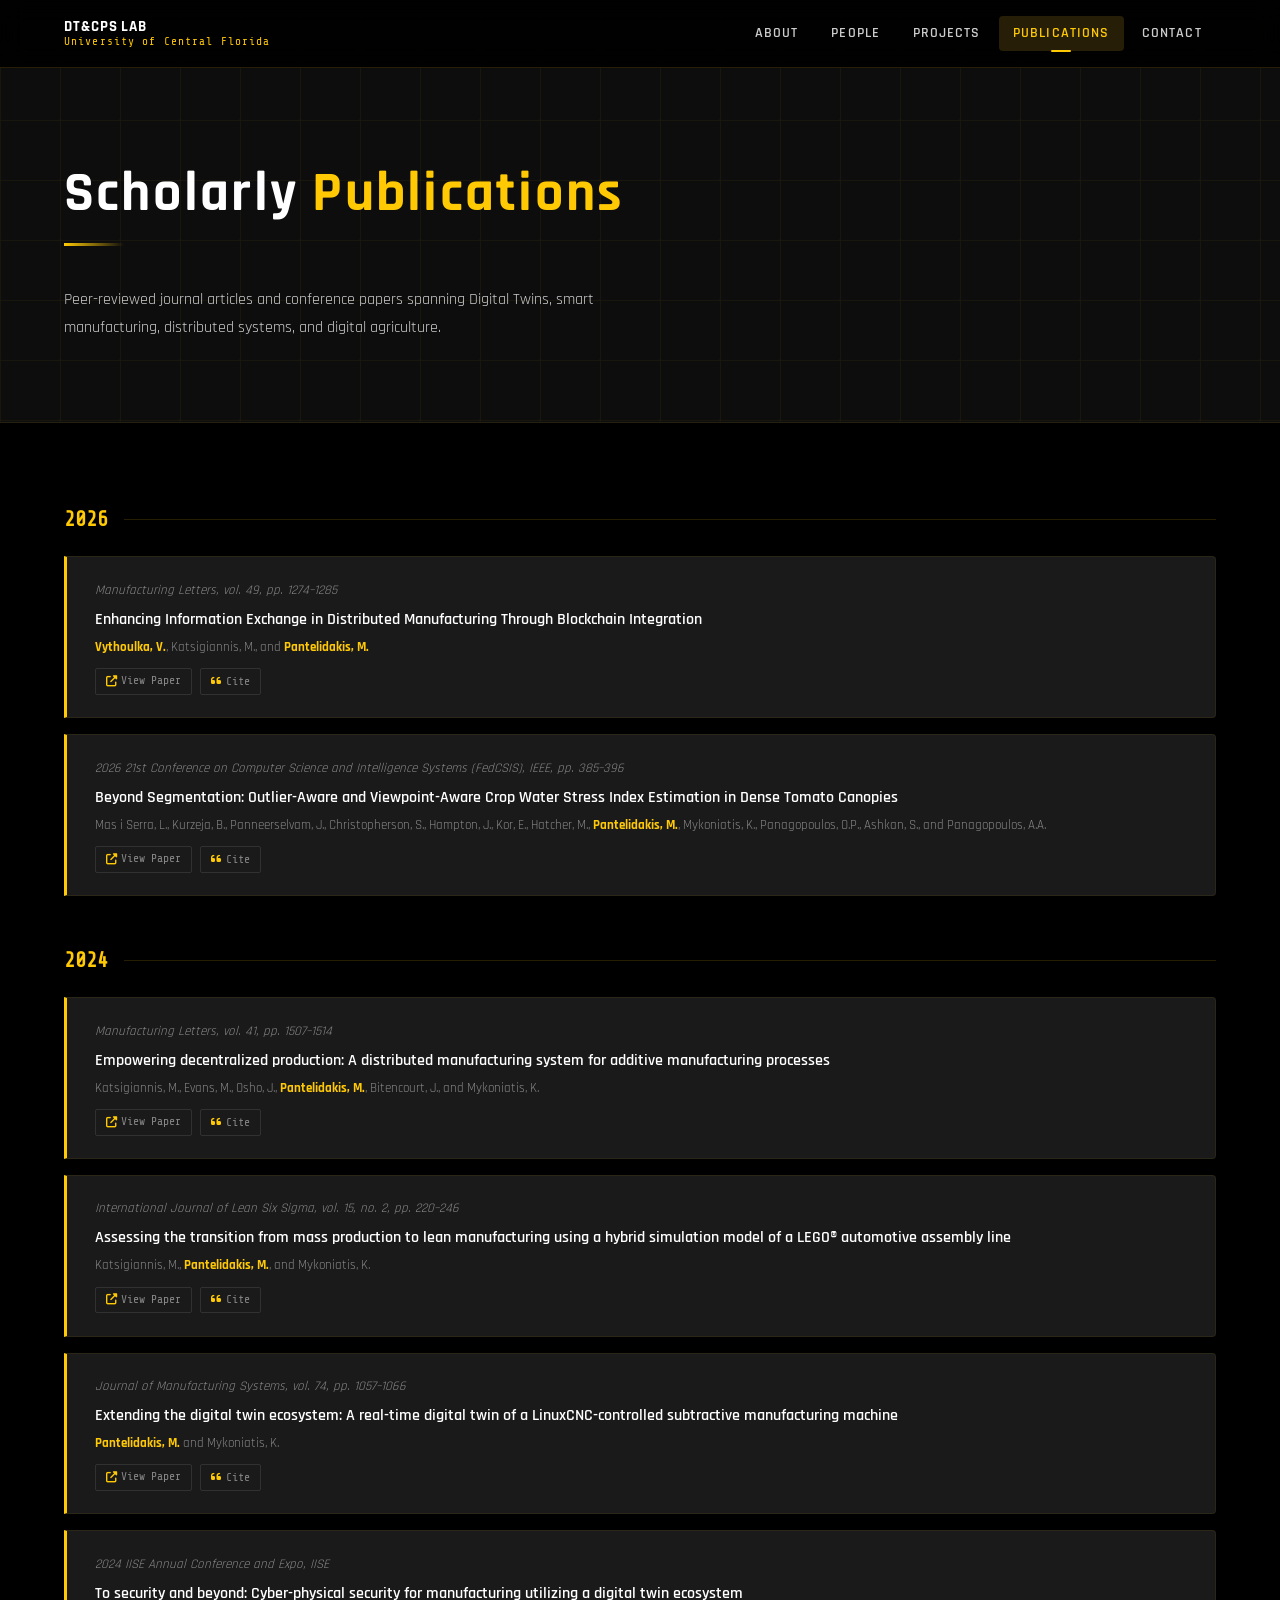
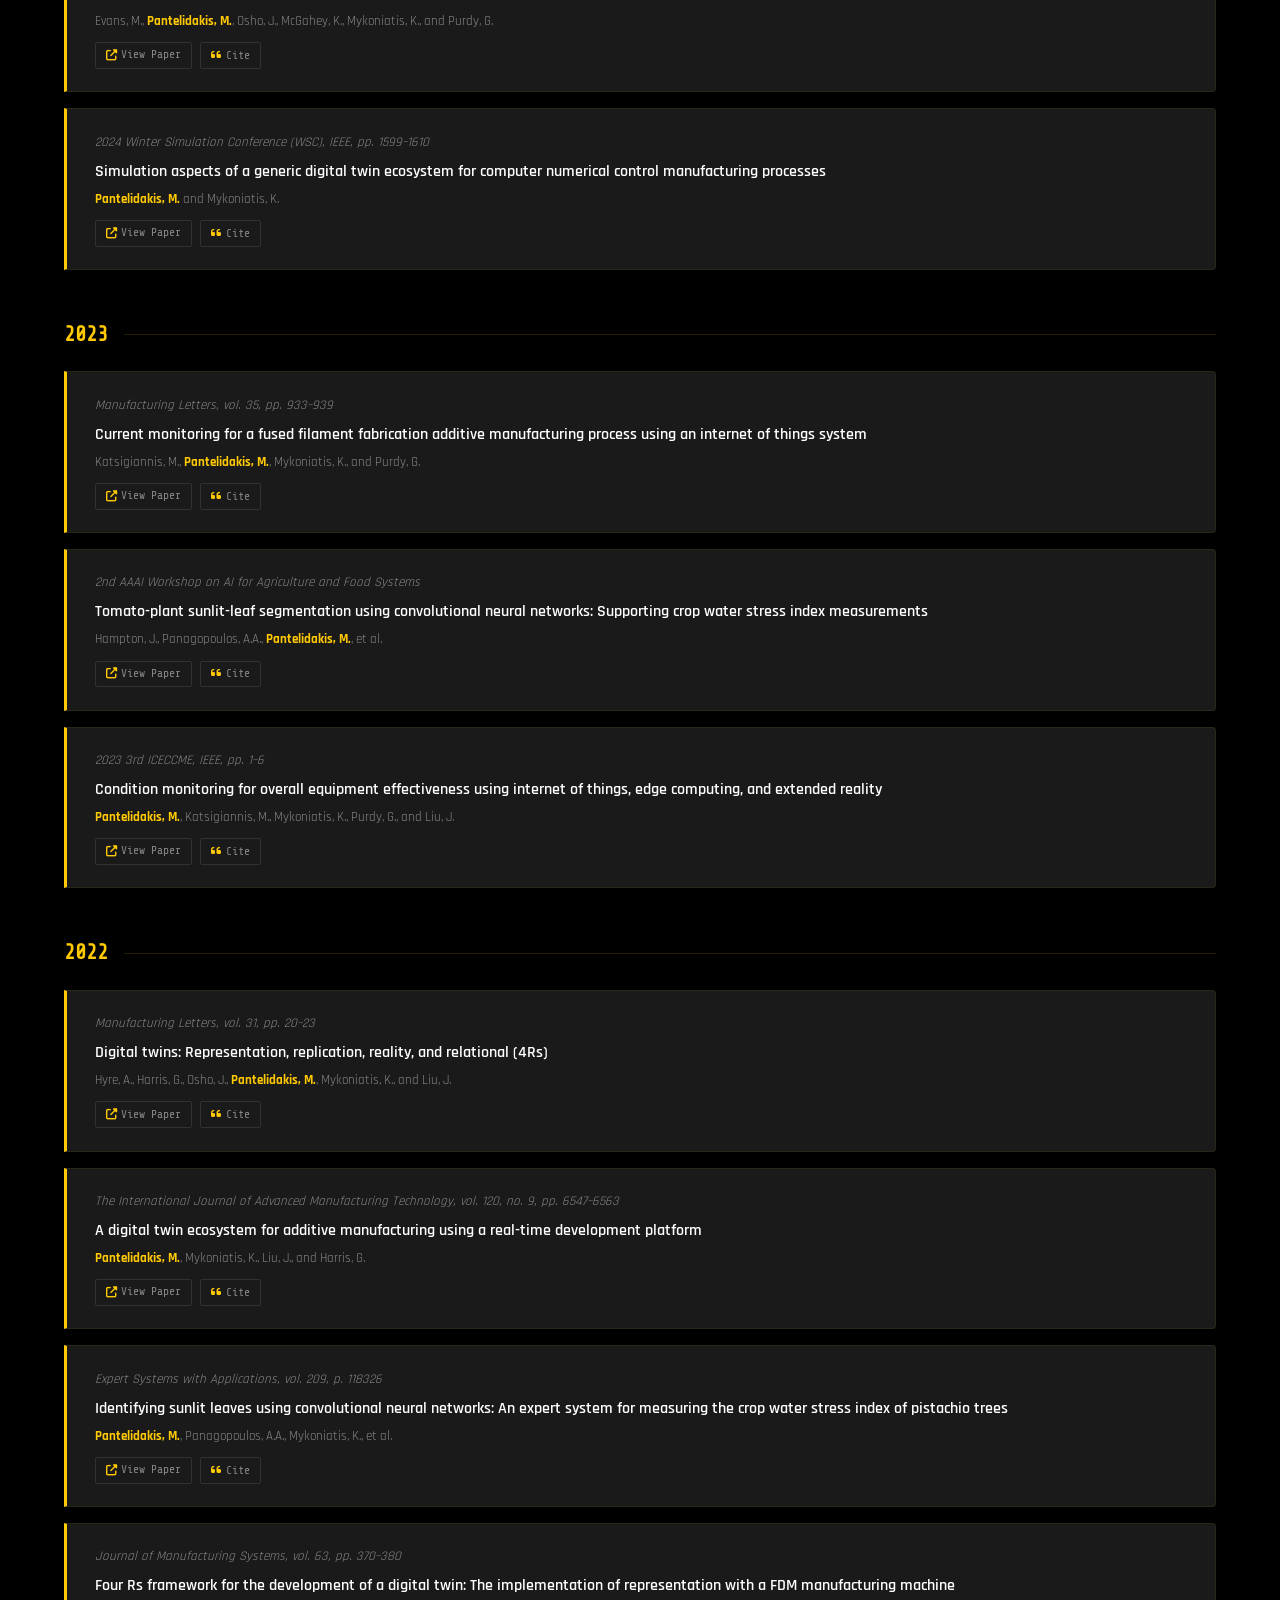
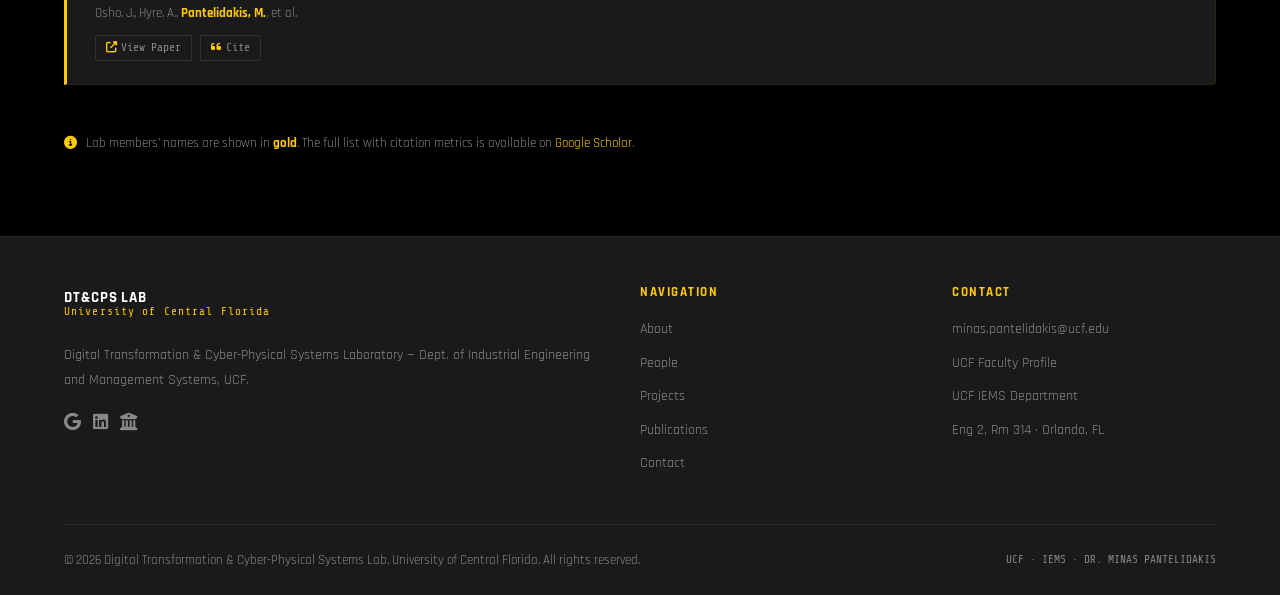
<file: publications.html>
<!DOCTYPE html>
<html lang="en">
<head>
  <meta charset="UTF-8" />
  <meta name="viewport" content="width=device-width, initial-scale=1.0" />
  <title>Publications — DT&amp;CPS Lab UCF</title>
  <meta name="description" content="Publications by Dr. Minas Pantelidakis and the UCF DT&CPS Lab — journal articles and conference papers on Digital Twins, manufacturing, and cyber-physical systems." />
  <meta property="og:type" content="website" />
  <meta property="og:site_name" content="DT&amp;CPS Lab — UCF" />
  <meta property="og:title" content="Publications — DT&amp;CPS Lab UCF" />
  <meta property="og:description" content="Publications by Dr. Minas Pantelidakis and the UCF DT&amp;CPS Lab on Digital Twins, manufacturing, and cyber-physical systems." />
  <meta property="og:url" content="https://dt-cps-lab.github.io/publications.html" />
  <meta property="og:image" content="https://dt-cps-lab.github.io/logo/banner_og.jpg" />
  <meta name="twitter:card" content="summary_large_image" />
  <meta name="twitter:title" content="Publications — DT&amp;CPS Lab UCF" />
  <meta name="twitter:description" content="Publications by Dr. Minas Pantelidakis and the UCF DT&amp;CPS Lab on Digital Twins, manufacturing, and cyber-physical systems." />
  <meta name="twitter:image" content="https://dt-cps-lab.github.io/logo/banner_og.jpg" />
  <link rel="icon" href="logo/favicon.svg" type="image/svg+xml" />
  <link rel="icon" href="logo/favicon.png" type="image/png" sizes="32x32" />
  <link rel="apple-touch-icon" href="logo/apple-touch-icon.png" />
  <link rel="preconnect" href="https://fonts.googleapis.com" />
  <link rel="preconnect" href="https://fonts.gstatic.com" crossorigin />
  <link href="https://fonts.googleapis.com/css2?family=Orbitron:wght@700;900&family=Rajdhani:wght@400;500;600;700&family=Inter:wght@400;500&family=Share+Tech+Mono&display=swap" rel="stylesheet" />
  <link rel="stylesheet" href="https://cdnjs.cloudflare.com/ajax/libs/font-awesome/6.5.0/css/all.min.css" />
  <link rel="stylesheet" href="styles.css" />

  <style>
    .nav.scrolled { background: rgba(0,0,0,0.98); box-shadow: 0 2px 20px rgba(0,0,0,0.5); }
    [data-reveal] { opacity: 0; transform: translateY(24px); transition: opacity 0.6s ease, transform 0.6s ease; }
    [data-reveal].revealed { opacity: 1; transform: translateY(0); }

    /* Scholar banner */
    .scholar-banner {
      background: rgba(255,201,4,0.05);
      border: 1px solid rgba(255,201,4,0.15);
      border-radius: 6px;
      padding: 1rem 1.5rem;
      display: flex;
      align-items: center;
      justify-content: space-between;
      gap: 1rem;
      flex-wrap: wrap;
      margin-bottom: 2.5rem;
    }
    .scholar-banner p { font-size: 0.9rem; color: var(--gray-mid); margin: 0; }
    .scholar-banner strong { color: var(--white); }

    /* Year group */
    .pub-year-group { margin-bottom: 3rem; }
    .pub-year-group.hidden { display: none; }
    .pub-year-header {
      display: flex;
      align-items: center;
      gap: 1rem;
      margin-bottom: 1.25rem;
    }
    .pub-year-num { font-family: var(--font-mono); font-size: 1.3rem; font-weight: 700; color: var(--gold); }
    .pub-year-line { flex: 1; height: 1px; background: rgba(255,201,4,0.15); }

    /* Pub entry */
    .pub-entry {
      background: var(--dark2);
      border: 1px solid rgba(255,201,4,0.07);
      border-left: 3px solid var(--gold);
      border-radius: 0 var(--radius) var(--radius) 0;
      padding: 1.4rem 1.75rem;
      margin-bottom: 1rem;
      transition: var(--transition);
    }
    .pub-entry:hover { border-color: rgba(255,201,4,0.3); background: var(--dark3); }
    .pub-entry.hidden { display: none; }

    .pub-meta { display: flex; align-items: center; gap: 0.6rem; margin-bottom: 0.5rem; flex-wrap: wrap; }
    .pub-venue { font-size: 0.82rem; color: var(--gray-text); font-style: italic; }

    .pub-title { color: var(--white); font-size: 0.97rem; font-weight: 600; margin-bottom: 0.35rem; line-height: 1.45; }
    .pub-authors { font-size: 0.84rem; color: var(--gray-text); margin-bottom: 0.6rem; }
    .pub-authors strong { color: var(--gold); }
    .pub-actions { display: flex; gap: 0.5rem; flex-wrap: wrap; }
    .pub-btn { display: inline-flex; align-items: center; gap: 0.3rem; font-size: 0.72rem; font-family: var(--font-mono); padding: 0.2rem 0.6rem; border: 1px solid rgba(255,255,255,0.1); border-radius: 2px; color: var(--gray-text); transition: var(--transition); cursor: pointer; background: none; text-decoration: none; }
    .pub-btn:hover { border-color: rgba(255,201,4,0.3); color: var(--gold); }
    .pub-btn i { font-size: 0.7rem; color: var(--gold); }

  </style>
</head>
<body>

<!-- NAV -->
<nav class="nav">
  <div class="container">
    <a class="nav-logo" href="index.html">
      <div class="nav-logo-text">
        <span>DT&amp;CPS Lab</span>
        <span>University of Central Florida</span>
      </div>
    </a>
    <div class="nav-links">
      <a href="index.html">About</a>
      <a href="people.html">People</a>
      <a href="projects.html">Projects</a>
      <a href="publications.html" class="active">Publications</a>
      <a href="contact.html">Contact</a>
    </div>
    <button class="nav-toggle" aria-label="Toggle menu"><span></span><span></span><span></span></button>
  </div>
</nav>

<!-- PAGE HERO -->
<section class="page-hero">
  <div class="circuit-bg" aria-hidden="true"></div>
  <div class="container page-hero-content">
    <!-- <div class="section-label">Publications</div> -->
    <h1>Scholarly <span>Publications</span></h1>
    <div class="divider"></div>
    <p style="color:var(--gray-mid);max-width:600px;font-size:1rem;">
      Peer-reviewed journal articles and conference papers spanning Digital Twins, smart manufacturing, distributed systems, and digital agriculture.
    </p>
  </div>
</section>

<!-- ═══ PUBLICATIONS ═══ -->
<section class="section" aria-labelledby="pub-heading">
  <div class="container">

    <div id="pub-heading" style="display:none">Publications</div>

    <!-- ═══ 2026 ═══ -->
    <div class="pub-year-group" data-year="2026" data-reveal data-delay="80">
      <div class="pub-year-header">
        <div class="pub-year-num">2026</div>
        <div class="pub-year-line"></div>
      </div>

      <div class="pub-entry">
        <div class="pub-meta">
          <span class="pub-venue">Manufacturing Letters, vol. 49, pp. 1274–1285</span>
        </div>
        <div class="pub-title">Enhancing Information Exchange in Distributed Manufacturing Through Blockchain Integration</div>
        <div class="pub-authors"><strong>Vythoulka, V.</strong>, Katsigiannis, M., and <strong>Pantelidakis, M.</strong></div>
        <div class="pub-actions">
          <a class="pub-btn" href="https://doi.org/10.1016/j.mfglet.2026.08.034" target="_blank" rel="noopener"><i class="fa-solid fa-up-right-from-square"></i> View Paper</a>
          <button class="pub-btn" onclick="navigator.clipboard&&navigator.clipboard.writeText('Vythoulka, V., Katsigiannis, M., and Pantelidakis, M. (2026). Enhancing Information Exchange in Distributed Manufacturing Through Blockchain Integration. Manufacturing Letters, 49, 1274–1285.')"><i class="fa-solid fa-quote-left"></i> Cite</button>
        </div>
      </div>

      <div class="pub-entry">
        <div class="pub-meta">
          <span class="pub-venue">2026 21st Conference on Computer Science and Intelligence Systems (FedCSIS), IEEE, pp. 385–396</span>
        </div>
        <div class="pub-title">Beyond Segmentation: Outlier-Aware and Viewpoint-Aware Crop Water Stress Index Estimation in Dense Tomato Canopies</div>
        <div class="pub-authors">Mas i Serra, L., Kurzeja, B., Panneerselvam, J., Christopherson, S., Hampton, J., Kor, E., Hatcher, M., <strong>Pantelidakis, M.</strong>, Mykoniatis, K., Panagopoulos, O.P., Ashkan, S., and Panagopoulos, A.A.</div>
        <div class="pub-actions">
          <a class="pub-btn" href="https://doi.org/10.15439/2026F8192" target="_blank" rel="noopener"><i class="fa-solid fa-up-right-from-square"></i> View Paper</a>
          <button class="pub-btn" onclick="navigator.clipboard&&navigator.clipboard.writeText('Mas i Serra, L., Kurzeja, B., Panneerselvam, J., Christopherson, S., Hampton, J., Kor, E., Hatcher, M., Pantelidakis, M., Mykoniatis, K., Panagopoulos, O.P., Ashkan, S., and Panagopoulos, A.A. (2026). Beyond Segmentation: Outlier-Aware and Viewpoint-Aware Crop Water Stress Index Estimation in Dense Tomato Canopies. 2026 21st Conference on Computer Science and Intelligence Systems (FedCSIS), IEEE, pp. 385–396.')"><i class="fa-solid fa-quote-left"></i> Cite</button>
        </div>
      </div>
    </div>

    <!-- ═══ 2024 ═══ -->
    <div class="pub-year-group" data-year="2024" data-reveal data-delay="120">
      <div class="pub-year-header">
        <div class="pub-year-num">2024</div>
        <div class="pub-year-line"></div>
      </div>

      <div class="pub-entry">
        <div class="pub-meta">
          <span class="pub-venue">Manufacturing Letters, vol. 41, pp. 1507–1514</span>
        </div>
        <div class="pub-title">Empowering decentralized production: A distributed manufacturing system for additive manufacturing processes</div>
        <div class="pub-authors">Katsigiannis, M., Evans, M., Osho, J., <strong>Pantelidakis, M.</strong>, Bitencourt, J., and Mykoniatis, K.</div>
        <div class="pub-actions">
          <a class="pub-btn" href="https://doi.org/10.1016/j.mfglet.2024.09.177" target="_blank" rel="noopener"><i class="fa-solid fa-up-right-from-square"></i> View Paper</a>
          <button class="pub-btn" onclick="navigator.clipboard&&navigator.clipboard.writeText('Katsigiannis, M., Evans, M., Osho, J., Pantelidakis, M., Bitencourt, J., and Mykoniatis, K. (2024). Empowering decentralized production: A distributed manufacturing system for additive manufacturing processes. Manufacturing Letters, 41, 1507–1514.')"><i class="fa-solid fa-quote-left"></i> Cite</button>
        </div>
      </div>

      <div class="pub-entry">
        <div class="pub-meta">
          <span class="pub-venue">International Journal of Lean Six Sigma, vol. 15, no. 2, pp. 220–246</span>
        </div>
        <div class="pub-title">Assessing the transition from mass production to lean manufacturing using a hybrid simulation model of a LEGO® automotive assembly line</div>
        <div class="pub-authors">Katsigiannis, M., <strong>Pantelidakis, M.</strong>, and Mykoniatis, K.</div>
        <div class="pub-actions">
          <a class="pub-btn" href="https://doi.org/10.1108/ijlss-07-2022-0165" target="_blank" rel="noopener"><i class="fa-solid fa-up-right-from-square"></i> View Paper</a>
          <button class="pub-btn" onclick="navigator.clipboard&&navigator.clipboard.writeText('Katsigiannis, M., Pantelidakis, M., and Mykoniatis, K. (2024). Assessing the transition from mass production to lean manufacturing using a hybrid simulation model of a LEGO® automotive assembly line. International Journal of Lean Six Sigma, 15(2), 220–246.')"><i class="fa-solid fa-quote-left"></i> Cite</button>
        </div>
      </div>

      <div class="pub-entry">
        <div class="pub-meta">
          <span class="pub-venue">Journal of Manufacturing Systems, vol. 74, pp. 1057–1066</span>
        </div>
        <div class="pub-title">Extending the digital twin ecosystem: A real-time digital twin of a LinuxCNC-controlled subtractive manufacturing machine</div>
        <div class="pub-authors"><strong>Pantelidakis, M.</strong> and Mykoniatis, K.</div>
        <div class="pub-actions">
          <a class="pub-btn" href="https://doi.org/10.1016/j.jmsy.2024.05.012" target="_blank" rel="noopener"><i class="fa-solid fa-up-right-from-square"></i> View Paper</a>
          <button class="pub-btn" onclick="navigator.clipboard&&navigator.clipboard.writeText('Pantelidakis, M. and Mykoniatis, K. (2024). Extending the digital twin ecosystem: A real-time digital twin of a LinuxCNC-controlled subtractive manufacturing machine. Journal of Manufacturing Systems, 74, 1057–1066.')"><i class="fa-solid fa-quote-left"></i> Cite</button>
        </div>
      </div>

      <div class="pub-entry">
        <div class="pub-meta">
          <span class="pub-venue">2024 IISE Annual Conference and Expo, IISE</span>
        </div>
        <div class="pub-title">To security and beyond: Cyber-physical security for manufacturing utilizing a digital twin ecosystem</div>
        <div class="pub-authors">Evans, M., <strong>Pantelidakis, M.</strong>, Osho, J., McGahey, K., Mykoniatis, K., and Purdy, G.</div>
        <div class="pub-actions">
          <a class="pub-btn" href="https://doi.org/10.21872/2024iise_7948" target="_blank" rel="noopener"><i class="fa-solid fa-up-right-from-square"></i> View Paper</a>
          <button class="pub-btn" onclick="navigator.clipboard&&navigator.clipboard.writeText('Evans, M., Pantelidakis, M., Osho, J., McGahey, K., Mykoniatis, K., and Purdy, G. (2024). To security and beyond: Cyber-physical security for manufacturing utilizing a digital twin ecosystem. 2024 IISE Annual Conference and Expo.')"><i class="fa-solid fa-quote-left"></i> Cite</button>
        </div>
      </div>

      <div class="pub-entry">
        <div class="pub-meta">
          <span class="pub-venue">2024 Winter Simulation Conference (WSC), IEEE, pp. 1599–1610</span>
        </div>
        <div class="pub-title">Simulation aspects of a generic digital twin ecosystem for computer numerical control manufacturing processes</div>
        <div class="pub-authors"><strong>Pantelidakis, M.</strong> and Mykoniatis, K.</div>
        <div class="pub-actions">
          <a class="pub-btn" href="https://doi.org/10.1109/wsc63780.2024.10838983" target="_blank" rel="noopener"><i class="fa-solid fa-up-right-from-square"></i> View Paper</a>
          <button class="pub-btn" onclick="navigator.clipboard&&navigator.clipboard.writeText('Pantelidakis, M. and Mykoniatis, K. (2024). Simulation aspects of a generic digital twin ecosystem for computer numerical control manufacturing processes. 2024 Winter Simulation Conference (WSC), IEEE, pp. 1599–1610.')"><i class="fa-solid fa-quote-left"></i> Cite</button>
        </div>
      </div>
    </div>

    <!-- ═══ 2023 ═══ -->
    <div class="pub-year-group" data-year="2023" data-reveal data-delay="160">
      <div class="pub-year-header">
        <div class="pub-year-num">2023</div>
        <div class="pub-year-line"></div>
      </div>

      <div class="pub-entry">
        <div class="pub-meta">
          <span class="pub-venue">Manufacturing Letters, vol. 35, pp. 933–939</span>
        </div>
        <div class="pub-title">Current monitoring for a fused filament fabrication additive manufacturing process using an internet of things system</div>
        <div class="pub-authors">Katsigiannis, M., <strong>Pantelidakis, M.</strong>, Mykoniatis, K., and Purdy, G.</div>
        <div class="pub-actions">
          <a class="pub-btn" href="https://doi.org/10.1016/j.mfglet.2023.08.013" target="_blank" rel="noopener"><i class="fa-solid fa-up-right-from-square"></i> View Paper</a>
          <button class="pub-btn" onclick="navigator.clipboard&&navigator.clipboard.writeText('Katsigiannis, M., Pantelidakis, M., Mykoniatis, K., and Purdy, G. (2023). Current monitoring for a fused filament fabrication additive manufacturing process using an internet of things system. Manufacturing Letters, 35, 933–939.')"><i class="fa-solid fa-quote-left"></i> Cite</button>
        </div>
      </div>

      <div class="pub-entry">
        <div class="pub-meta">
          <span class="pub-venue">2nd AAAI Workshop on AI for Agriculture and Food Systems</span>
        </div>
        <div class="pub-title">Tomato-plant sunlit-leaf segmentation using convolutional neural networks: Supporting crop water stress index measurements</div>
        <div class="pub-authors">Hampton, J., Panagopoulos, A.A., <strong>Pantelidakis, M.</strong>, et al.</div>
        <div class="pub-actions">
          <a class="pub-btn" href="https://openreview.net/pdf?id=_GJvOvRvjiC" target="_blank" rel="noopener"><i class="fa-solid fa-up-right-from-square"></i> View Paper</a>
          <button class="pub-btn" onclick="navigator.clipboard&&navigator.clipboard.writeText('Hampton, J., Panagopoulos, A.A., Pantelidakis, M., et al. (2023). Tomato-plant sunlit-leaf segmentation using convolutional neural networks. 2nd AAAI Workshop on AI for Agriculture and Food Systems.')"><i class="fa-solid fa-quote-left"></i> Cite</button>
        </div>
      </div>

      <div class="pub-entry">
        <div class="pub-meta">
          <span class="pub-venue">2023 3rd ICECCME, IEEE, pp. 1–6</span>
        </div>
        <div class="pub-title">Condition monitoring for overall equipment effectiveness using internet of things, edge computing, and extended reality</div>
        <div class="pub-authors"><strong>Pantelidakis, M.</strong>, Katsigiannis, M., Mykoniatis, K., Purdy, G., and Liu, J.</div>
        <div class="pub-actions">
          <a class="pub-btn" href="https://doi.org/10.1109/iceccme57830.2023.10252424" target="_blank" rel="noopener"><i class="fa-solid fa-up-right-from-square"></i> View Paper</a>
          <button class="pub-btn" onclick="navigator.clipboard&&navigator.clipboard.writeText('Pantelidakis, M., Katsigiannis, M., Mykoniatis, K., Purdy, G., and Liu, J. (2023). Condition monitoring for overall equipment effectiveness using internet of things, edge computing, and extended reality. 2023 3rd ICECCME, IEEE, pp. 1–6.')"><i class="fa-solid fa-quote-left"></i> Cite</button>
        </div>
      </div>
    </div>

    <!-- ═══ 2022 ═══ -->
    <div class="pub-year-group" data-year="2022" data-reveal data-delay="200">
      <div class="pub-year-header">
        <div class="pub-year-num">2022</div>
        <div class="pub-year-line"></div>
      </div>

      <div class="pub-entry">
        <div class="pub-meta">
          <span class="pub-venue">Manufacturing Letters, vol. 31, pp. 20–23</span>
        </div>
        <div class="pub-title">Digital twins: Representation, replication, reality, and relational (4Rs)</div>
        <div class="pub-authors">Hyre, A., Harris, G., Osho, J., <strong>Pantelidakis, M.</strong>, Mykoniatis, K., and Liu, J.</div>
        <div class="pub-actions">
          <a class="pub-btn" href="https://doi.org/10.1016/j.mfglet.2021.12.004" target="_blank" rel="noopener"><i class="fa-solid fa-up-right-from-square"></i> View Paper</a>
          <button class="pub-btn" onclick="navigator.clipboard&&navigator.clipboard.writeText('Hyre, A., Harris, G., Osho, J., Pantelidakis, M., Mykoniatis, K., and Liu, J. (2022). Digital twins: Representation, replication, reality, and relational (4Rs). Manufacturing Letters, 31, 20–23.')"><i class="fa-solid fa-quote-left"></i> Cite</button>
        </div>
      </div>

      <div class="pub-entry">
        <div class="pub-meta">
          <span class="pub-venue">The International Journal of Advanced Manufacturing Technology, vol. 120, no. 9, pp. 6547–6563</span>
        </div>
        <div class="pub-title">A digital twin ecosystem for additive manufacturing using a real-time development platform</div>
        <div class="pub-authors"><strong>Pantelidakis, M.</strong>, Mykoniatis, K., Liu, J., and Harris, G.</div>
        <div class="pub-actions">
          <a class="pub-btn" href="https://doi.org/10.1007/s00170-022-09164-6" target="_blank" rel="noopener"><i class="fa-solid fa-up-right-from-square"></i> View Paper</a>
          <button class="pub-btn" onclick="navigator.clipboard&&navigator.clipboard.writeText('Pantelidakis, M., Mykoniatis, K., Liu, J., and Harris, G. (2022). A digital twin ecosystem for additive manufacturing using a real-time development platform. The International Journal of Advanced Manufacturing Technology, 120(9), 6547–6563.')"><i class="fa-solid fa-quote-left"></i> Cite</button>
        </div>
      </div>

      <div class="pub-entry">
        <div class="pub-meta">
          <span class="pub-venue">Expert Systems with Applications, vol. 209, p. 118326</span>
        </div>
        <div class="pub-title">Identifying sunlit leaves using convolutional neural networks: An expert system for measuring the crop water stress index of pistachio trees</div>
        <div class="pub-authors"><strong>Pantelidakis, M.</strong>, Panagopoulos, A.A., Mykoniatis, K., et al.</div>
        <div class="pub-actions">
          <a class="pub-btn" href="https://doi.org/10.1016/j.eswa.2022.118326" target="_blank" rel="noopener"><i class="fa-solid fa-up-right-from-square"></i> View Paper</a>
          <button class="pub-btn" onclick="navigator.clipboard&&navigator.clipboard.writeText('Pantelidakis, M., Panagopoulos, A.A., Mykoniatis, K., et al. (2022). Identifying sunlit leaves using convolutional neural networks: An expert system for measuring the crop water stress index of pistachio trees. Expert Systems with Applications, 209, 118326.')"><i class="fa-solid fa-quote-left"></i> Cite</button>
        </div>
      </div>

      <div class="pub-entry">
        <div class="pub-meta">
          <span class="pub-venue">Journal of Manufacturing Systems, vol. 63, pp. 370–380</span>
        </div>
        <div class="pub-title">Four Rs framework for the development of a digital twin: The implementation of representation with a FDM manufacturing machine</div>
        <div class="pub-authors">Osho, J., Hyre, A., <strong>Pantelidakis, M.</strong>, et al.</div>
        <div class="pub-actions">
          <a class="pub-btn" href="https://doi.org/10.1016/j.jmsy.2022.04.014" target="_blank" rel="noopener"><i class="fa-solid fa-up-right-from-square"></i> View Paper</a>
          <button class="pub-btn" onclick="navigator.clipboard&&navigator.clipboard.writeText('Osho, J., Hyre, A., Pantelidakis, M., et al. (2022). Four Rs framework for the development of a digital twin: The implementation of representation with a FDM manufacturing machine. Journal of Manufacturing Systems, 63, 370–380.')"><i class="fa-solid fa-quote-left"></i> Cite</button>
        </div>
      </div>
    </div>

    <!-- note -->
    <p style="font-size:0.82rem;color:var(--gray-text);margin-top:2rem;" data-reveal>
      <i class="fa-solid fa-circle-info" style="color:var(--gold);margin-right:0.4rem;"></i>
      Lab members' names are shown in <strong style="color:var(--gold);">gold</strong>. The full list with citation metrics is available on
      <a href="https://scholar.google.com/citations?user=hL-bifwAAAAJ&hl=en" target="_blank" rel="noopener">Google Scholar</a>.
    </p>
  </div>
</section>

<!-- FOOTER -->
<footer class="footer">
  <div class="container">
    <div class="footer-grid">
      <div class="footer-brand">
        <a class="nav-logo" href="index.html" style="display:inline-flex;margin-bottom:0.75rem;">
          <div class="nav-logo-text">
            <span>DT&amp;CPS Lab</span>
            <span>University of Central Florida</span>
          </div>
        </a>
        <p>Digital Transformation &amp; Cyber-Physical Systems Laboratory — Dept. of Industrial Engineering and Management Systems, UCF.</p>
        <div style="display:flex;gap:0.75rem;margin-top:1rem;">
          <a href="https://scholar.google.com/citations?user=hL-bifwAAAAJ&hl=en" target="_blank" rel="noopener" style="color:var(--gray-text);font-size:1.1rem;" title="Google Scholar"><i class="fa-brands fa-google"></i></a>
          <a href="https://linkedin.com/in/minas-pantelidakis-441b5012a/" target="_blank" rel="noopener" style="color:var(--gray-text);font-size:1.1rem;" title="LinkedIn"><i class="fa-brands fa-linkedin"></i></a>
          <a href="https://iems.ucf.edu/" target="_blank" rel="noopener" style="color:var(--gray-text);font-size:1.1rem;" title="UCF IEMS"><i class="fa-solid fa-building-columns"></i></a>
        </div>
      </div>
      <div class="footer-col">
        <h4>Navigation</h4>
        <ul>
          <li><a href="index.html">About</a></li>
          <li><a href="people.html">People</a></li>
          <li><a href="projects.html">Projects</a></li>
          <li><a href="publications.html">Publications</a></li>
          <li><a href="contact.html">Contact</a></li>
        </ul>
      </div>
      <div class="footer-col">
        <h4>Contact</h4>
        <ul>
          <li><a href="mailto:minas.pantelidakis@ucf.edu">minas.pantelidakis@ucf.edu</a></li>
          <li><a href="https://www.cecs.ucf.edu/faculty/minas-pantelidakis/" target="_blank" rel="noopener">UCF Faculty Profile</a></li>
          <li><a href="https://iems.ucf.edu/" target="_blank" rel="noopener">UCF IEMS Department</a></li>
          <li><span style="color:var(--gray-text);font-size:0.85rem;">Eng 2, Rm 314 · Orlando, FL</span></li>
        </ul>
      </div>
    </div>
    <div class="footer-bottom">
      <p>&copy; 2026 Digital Transformation &amp; Cyber-Physical Systems Lab, University of Central Florida. All rights reserved.</p>
      <p style="font-family:var(--font-mono);font-size:0.7rem;color:var(--gray-text);">UCF · IEMS · DR. MINAS PANTELIDAKIS</p>
    </div>
  </div>
</footer>

<script src="script.js"></script>
<script>
  /* Cite button feedback (only the copy buttons, not the View Paper links) */
  document.addEventListener('DOMContentLoaded', () => {
    document.querySelectorAll('button.pub-btn').forEach(btn => {
      btn.addEventListener('click', () => {
        const orig = btn.innerHTML;
        btn.innerHTML = '<i class="fa-solid fa-check"></i> Copied!';
        btn.style.color = 'var(--gold)';
        setTimeout(() => { btn.innerHTML = orig; btn.style.color = ''; }, 1800);
      });
    });
  });
</script>
</body>
</html>
</file>
<file: styles.css>
/* ============================================================
   Digital Twins Laboratory — UCF
   Shared Stylesheet
   Colors: Black #000000 | UCF Gold #FFC72C | Dark Gray #1a1a1a
   ============================================================ */

:root {
  --black: #000000;
  --dark: #0d0d0d;
  --dark2: #1a1a1a;
  --dark3: #252525;
  --gold: #FFC904;
  --gold-light: #FFD700;
  --gold-dim: rgba(255, 199, 44, 0.15);
  --gold-glow: rgba(255, 199, 44, 0.4);
  --white: #ffffff;
  --gray-light: #f5f5f5;
  --gray-mid: #cccccc;
  --gray-text: #888888;
  --font-main: 'Rajdhani', 'Segoe UI', sans-serif;
  --font-mono: 'Share Tech Mono', 'Courier New', monospace;
  --radius: 4px;
  --shadow-gold: 0 0 20px rgba(255, 199, 44, 0.3);
  --transition: all 0.3s cubic-bezier(0.4, 0, 0.2, 1);
}

/* ── Reset ── */
*, *::before, *::after { box-sizing: border-box; margin: 0; padding: 0; }
html { scroll-behavior: smooth; font-size: 16px; }
body {
  background: var(--black);
  color: var(--white);
  font-family: var(--font-main);
  line-height: 1.6;
  overflow-x: hidden;
}
img { max-width: 100%; display: block; }
a { color: var(--gold); text-decoration: none; }
a:hover { color: var(--gold-light); }
ul { list-style: none; }

/* ── Typography ── */
h1, h2, h3, h4 { font-weight: 700; line-height: 1.2; letter-spacing: 0.04em; }
h1 { font-size: clamp(2rem, 5vw, 3.5rem); }
h2 { font-size: clamp(1.6rem, 3.5vw, 2.4rem); }
h3 { font-size: clamp(1.2rem, 2.5vw, 1.6rem); }
p  { color: var(--gray-mid); line-height: 1.75; }

/* ── Layout helpers ── */
.container { max-width: 1200px; margin: 0 auto; padding: 0 1.5rem; }
.section { padding: 5rem 0; }
.section--dark { background: var(--dark2); }
.section--darker { background: var(--dark3); }

.section-label {
  display: inline-block;
  font-family: var(--font-mono);
  font-size: 0.75rem;
  letter-spacing: 0.15em;
  text-transform: uppercase;
  color: var(--gold);
  border: 1px solid var(--gold-dim);
  padding: 0.25rem 0.75rem;
  border-radius: 2px;
  margin-bottom: 0.75rem;
}
.section-title {
  color: var(--white);
  margin-bottom: 0.5rem;
}
.section-subtitle {
  color: var(--gray-text);
  max-width: 640px;
  font-size: 1rem;
  margin-bottom: 3rem;
}
.gold { color: var(--gold); }
.divider {
  width: 60px; height: 3px;
  background: linear-gradient(90deg, var(--gold), transparent);
  margin: 1rem 0 2.5rem;
}

/* ── Buttons ── */
.btn {
  display: inline-flex;
  align-items: center;
  gap: 0.5rem;
  padding: 0.75rem 1.75rem;
  border: none;
  border-radius: var(--radius);
  font-family: var(--font-main);
  font-size: 0.95rem;
  font-weight: 600;
  letter-spacing: 0.06em;
  cursor: pointer;
  transition: var(--transition);
  text-transform: uppercase;
}
.btn-primary {
  background: var(--gold);
  color: var(--black);
}
.btn-primary:hover {
  background: var(--gold-light);
  color: var(--black);
  box-shadow: var(--shadow-gold);
  transform: translateY(-2px);
}
.btn-outline {
  background: transparent;
  color: var(--gold);
  border: 1px solid var(--gold);
}
.btn-outline:hover {
  background: var(--gold-dim);
  color: var(--gold-light);
  box-shadow: var(--shadow-gold);
  transform: translateY(-2px);
}

/* ── Navigation ── */
.nav {
  position: fixed;
  top: 0; left: 0; right: 0;
  z-index: 1000;
  background: rgba(0, 0, 0, 0.92);
  backdrop-filter: blur(12px);
  border-bottom: 1px solid rgba(255, 199, 44, 0.15);
  height: 68px;
  display: flex;
  align-items: center;
}
.nav .container {
  display: flex;
  align-items: center;
  justify-content: space-between;
  width: 100%;
}
.nav-logo {
  display: flex;
  align-items: center;
  gap: 0.75rem;
  text-decoration: none;
}
.nav-logo-text {
  display: flex;
  flex-direction: column;
  line-height: 1.15;
}
.nav-logo-text span:first-child {
  font-size: 0.95rem;
  font-weight: 700;
  color: var(--white);
  letter-spacing: 0.06em;
  text-transform: uppercase;
}
.nav-logo-text span:last-child {
  font-size: 0.7rem;
  color: var(--gold);
  font-family: var(--font-mono);
  letter-spacing: 0.1em;
}
.nav-links {
  display: flex;
  align-items: center;
  gap: 0.25rem;
}
.nav-links a {
  padding: 0.4rem 0.9rem;
  font-size: 0.85rem;
  font-weight: 600;
  letter-spacing: 0.08em;
  text-transform: uppercase;
  color: var(--gray-mid);
  border-radius: var(--radius);
  transition: var(--transition);
  position: relative;
}
.nav-links a:hover,
.nav-links a.active {
  color: var(--gold);
  background: var(--gold-dim);
}
.nav-links a.active::after {
  content: '';
  position: absolute;
  bottom: -1px; left: 50%;
  transform: translateX(-50%);
  width: 20px; height: 2px;
  background: var(--gold);
  border-radius: 1px;
}
.nav-toggle {
  display: none;
  flex-direction: column;
  gap: 5px;
  cursor: pointer;
  padding: 7px;
  background: var(--gold);
  border: none;
  border-radius: 5px;
}
.nav-toggle span {
  display: block;
  width: 24px; height: 2px;
  background: var(--black);
  border-radius: 2px;
  transition: var(--transition);
}

/* ── Footer ── */
.footer {
  background: var(--dark2);
  border-top: 1px solid rgba(255, 199, 44, 0.1);
  padding: 3rem 0 1.5rem;
}
.footer-grid {
  display: grid;
  grid-template-columns: 2fr 1fr 1fr;
  gap: 3rem;
  padding-bottom: 2.5rem;
  border-bottom: 1px solid rgba(255, 255, 255, 0.07);
}
.footer-brand p { font-size: 0.9rem; margin-top: 0.75rem; color: var(--gray-text); }
.footer-col h4 {
  font-size: 0.8rem;
  letter-spacing: 0.12em;
  text-transform: uppercase;
  color: var(--gold);
  margin-bottom: 1rem;
}
.footer-col ul li { margin-bottom: 0.5rem; }
.footer-col ul li a { color: var(--gray-text); font-size: 0.9rem; transition: var(--transition); }
.footer-col ul li a:hover { color: var(--gold); padding-left: 4px; }
.footer-bottom {
  padding-top: 1.5rem;
  display: flex;
  align-items: center;
  justify-content: space-between;
  flex-wrap: wrap;
  gap: 0.5rem;
}
.footer-bottom p { font-size: 0.8rem; color: var(--gray-text); }

/* ── Cards ── */
.card {
  background: var(--dark2);
  border: 1px solid rgba(255, 199, 44, 0.08);
  border-radius: var(--radius);
  padding: 2rem;
  transition: var(--transition);
  position: relative;
  overflow: hidden;
}
.card::before {
  content: '';
  position: absolute;
  top: 0; left: 0;
  width: 3px; height: 100%;
  background: var(--gold);
  opacity: 0;
  transition: var(--transition);
}
.card:hover {
  border-color: rgba(255, 199, 44, 0.3);
  transform: translateY(-4px);
  box-shadow: 0 16px 40px rgba(0,0,0,0.4), var(--shadow-gold);
}
.card:hover::before { opacity: 1; }

/* ── Tag/Badge ── */
.tag {
  display: inline-block;
  font-size: 0.72rem;
  letter-spacing: 0.1em;
  text-transform: uppercase;
  padding: 0.2rem 0.6rem;
  border-radius: 2px;
  font-family: var(--font-mono);
}
.tag-gold { background: var(--gold-dim); color: var(--gold); border: 1px solid rgba(255,199,44,0.3); }
.tag-gray { background: rgba(255,255,255,0.05); color: var(--gray-text); border: 1px solid rgba(255,255,255,0.08); }

/* ── Animations ── */
@keyframes fadeInUp {
  from { opacity: 0; transform: translateY(30px); }
  to   { opacity: 1; transform: translateY(0); }
}
@keyframes fadeIn {
  from { opacity: 0; }
  to   { opacity: 1; }
}
@keyframes pulse-ring {
  0%   { transform: scale(1);   opacity: 0.6; }
  100% { transform: scale(1.5); opacity: 0; }
}
@keyframes scanline {
  0%   { transform: translateY(-100%); }
  100% { transform: translateY(100vh); }
}
@keyframes blink {
  50% { opacity: 0; }
}
@keyframes float {
  0%, 100% { transform: translateY(0); }
  50%       { transform: translateY(-12px); }
}
@keyframes glow-pulse {
  0%, 100% { box-shadow: 0 0 10px var(--gold-glow); }
  50%       { box-shadow: 0 0 30px var(--gold-glow), 0 0 60px rgba(255,199,44,0.15); }
}
.anim-fade-up   { animation: fadeInUp 0.7s ease both; }
.anim-fade      { animation: fadeIn   0.7s ease both; }
.anim-float     { animation: float 4s ease-in-out infinite; }
.anim-glow      { animation: glow-pulse 3s ease-in-out infinite; }
.delay-1 { animation-delay: 0.15s; }
.delay-2 { animation-delay: 0.3s; }
.delay-3 { animation-delay: 0.45s; }
.delay-4 { animation-delay: 0.6s; }

/* ── Circuit background pattern ── */
.circuit-bg {
  position: absolute;
  inset: 0;
  overflow: hidden;
  pointer-events: none;
  opacity: 0.04;
  background-image:
    linear-gradient(rgba(255,199,44,0.8) 1px, transparent 1px),
    linear-gradient(90deg, rgba(255,199,44,0.8) 1px, transparent 1px);
  background-size: 60px 60px;
}
.circuit-bg::after {
  content: '';
  position: absolute;
  inset: 0;
  background-image: radial-gradient(circle, rgba(255,199,44,0.6) 1px, transparent 1px);
  background-size: 60px 60px;
  background-position: 30px 30px;
}

/* ── Page hero (internal pages) ── */
.page-hero {
  padding: 10rem 0 5rem;
  background: var(--dark);
  position: relative;
  overflow: hidden;
  border-bottom: 1px solid rgba(255,199,44,0.1);
}
.page-hero .circuit-bg { opacity: 0.06; }
.page-hero-content { position: relative; z-index: 1; }
.page-hero h1 span { color: var(--gold); }

/* ── Responsive ── */
@media (max-width: 900px) {
  .footer-grid { grid-template-columns: 1fr 1fr; }
  .footer-brand { grid-column: 1 / -1; }
}
@media (max-width: 640px) {
  .nav-links { display: none; flex-direction: column; position: absolute; top: 68px; left: 0; right: 0; background: rgba(0,0,0,0.97); padding: 1rem; border-bottom: 1px solid var(--gold-dim); }
  .nav-links.open { display: flex; }
  .nav-toggle { display: flex; }
  .footer-grid { grid-template-columns: 1fr; gap: 2rem; }
}
</file>
